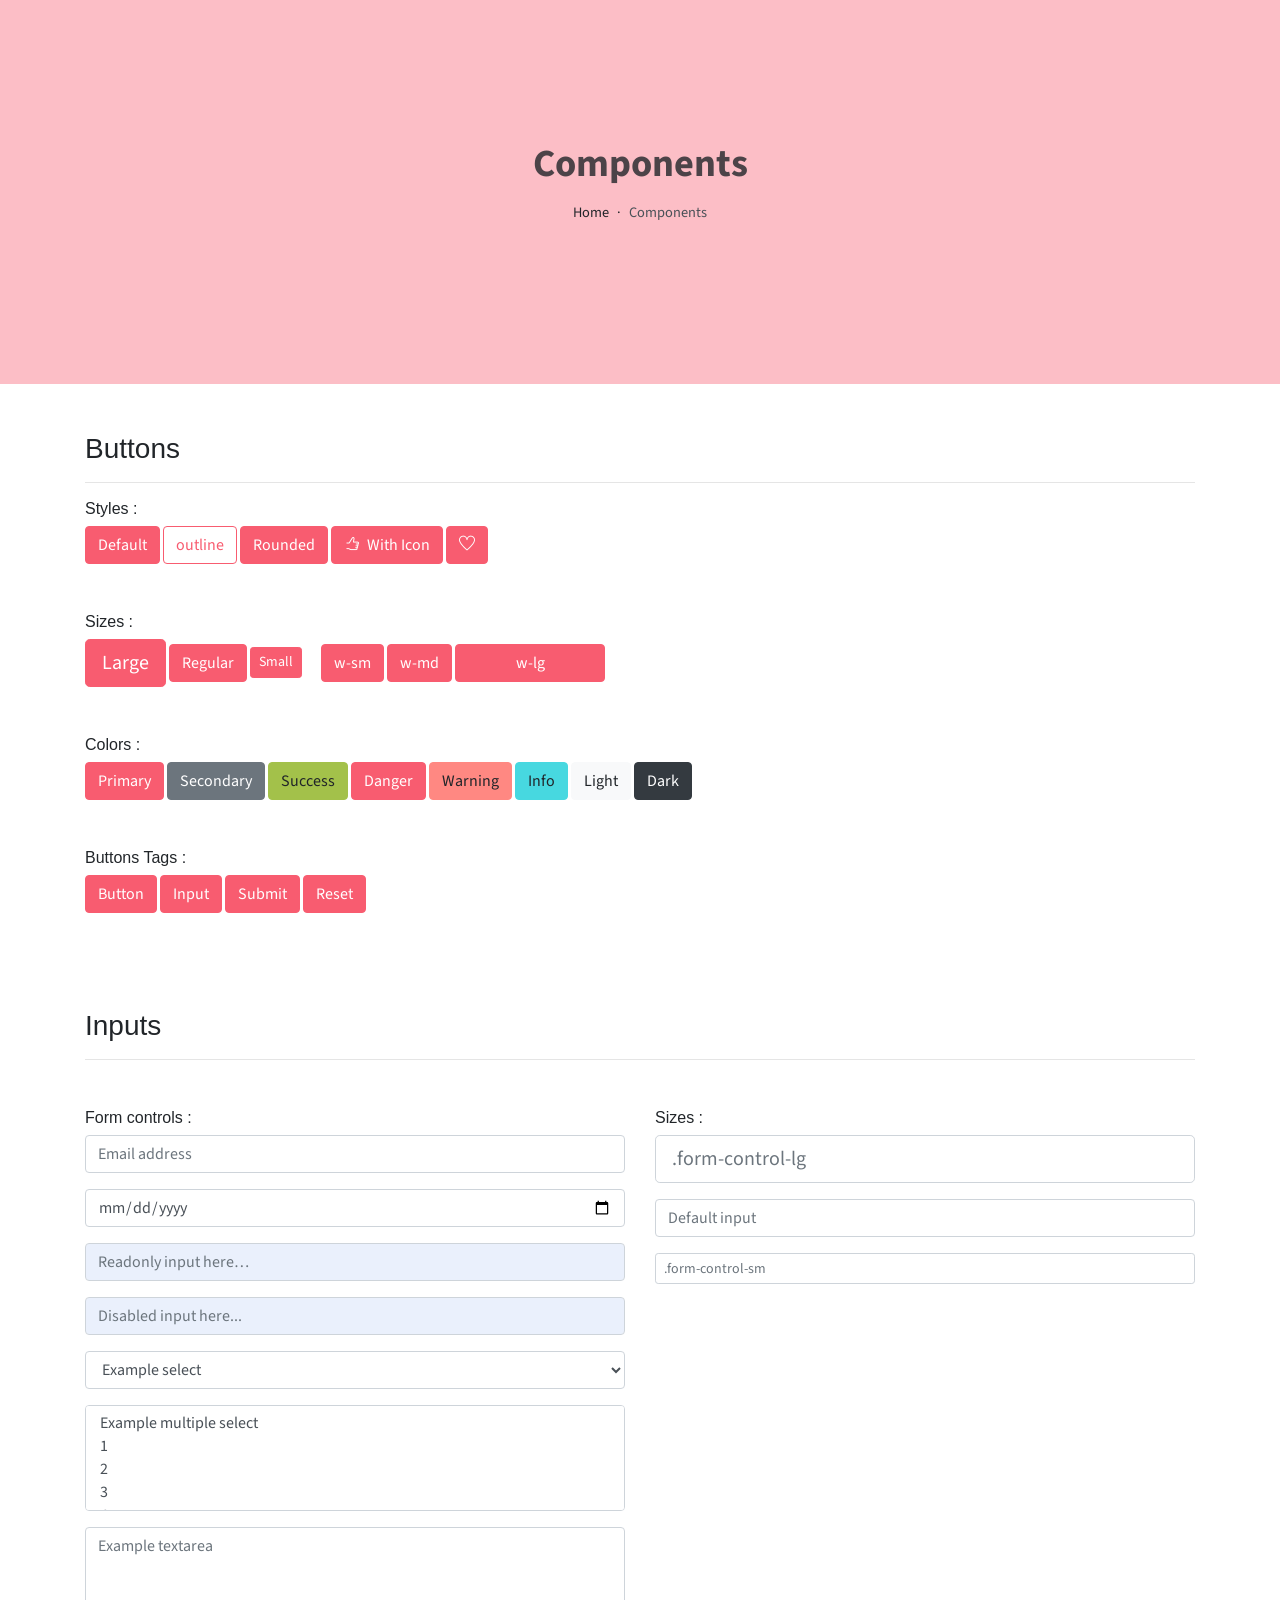
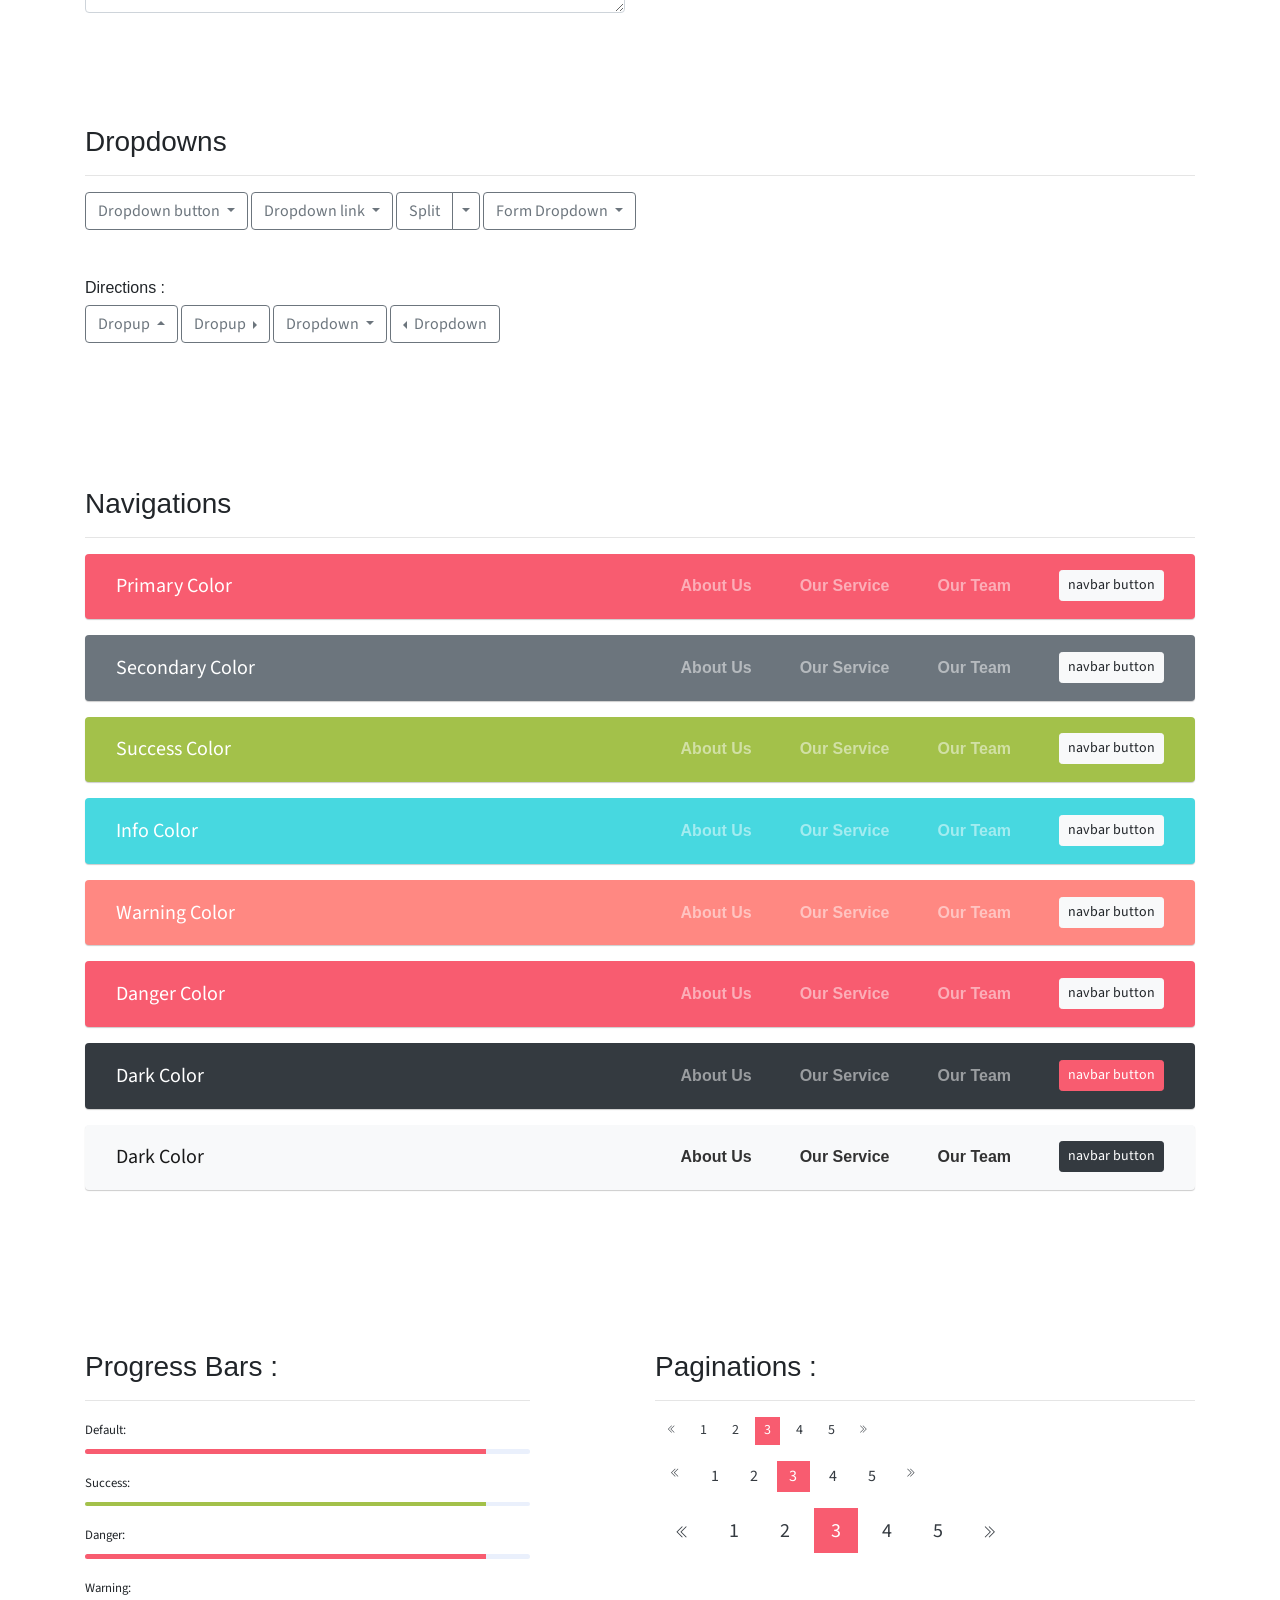
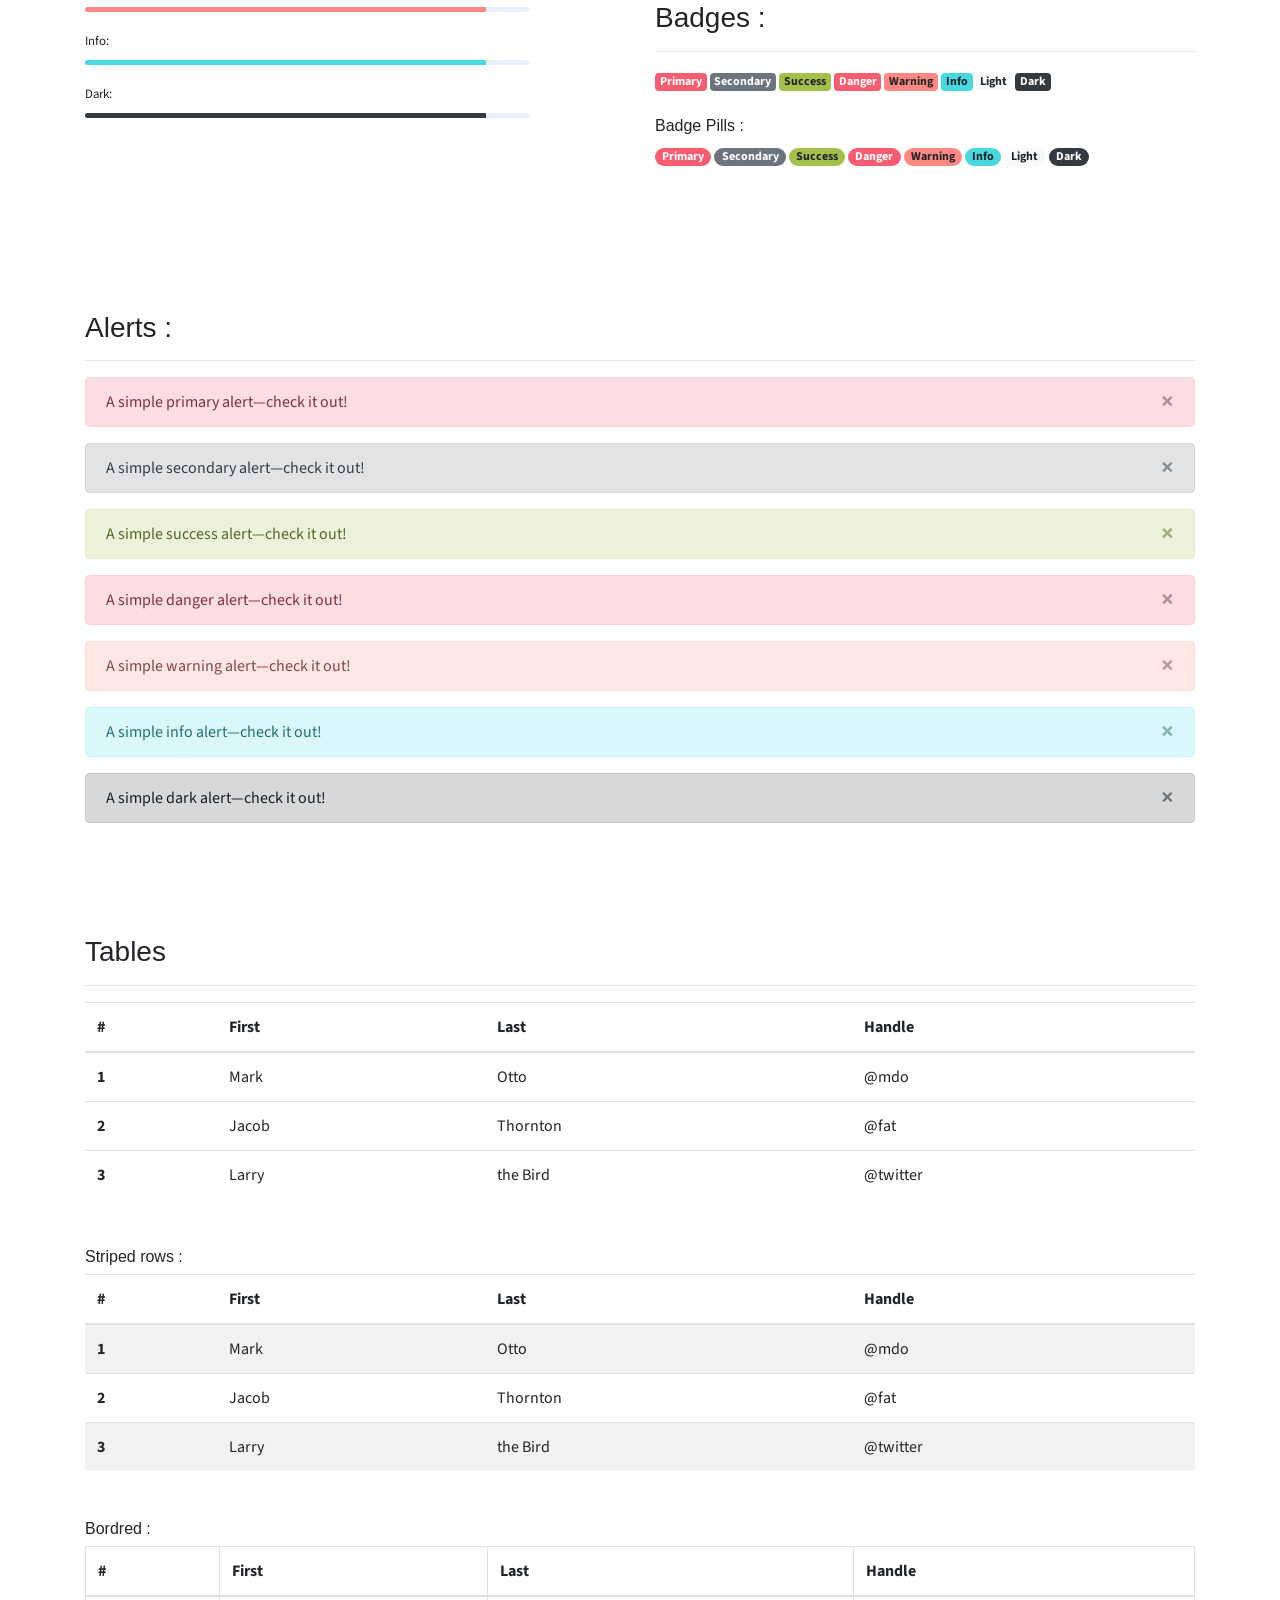
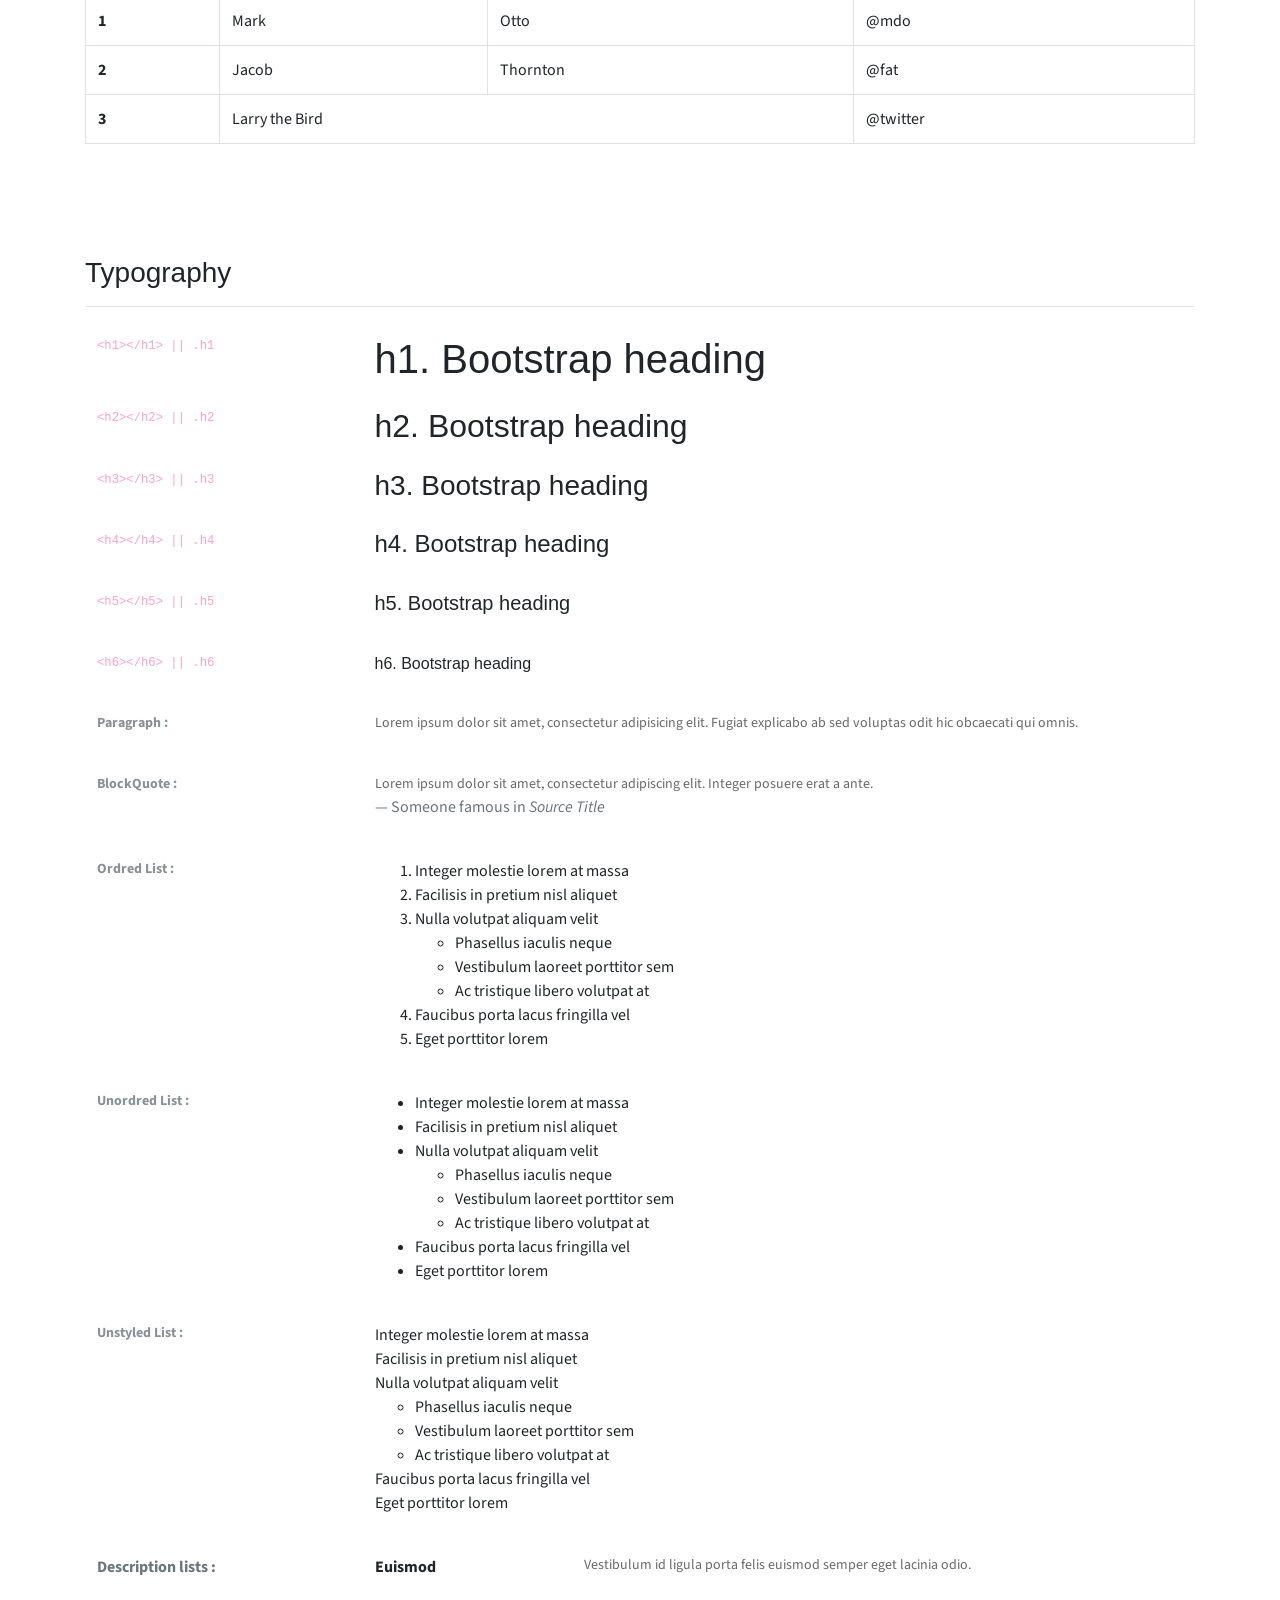
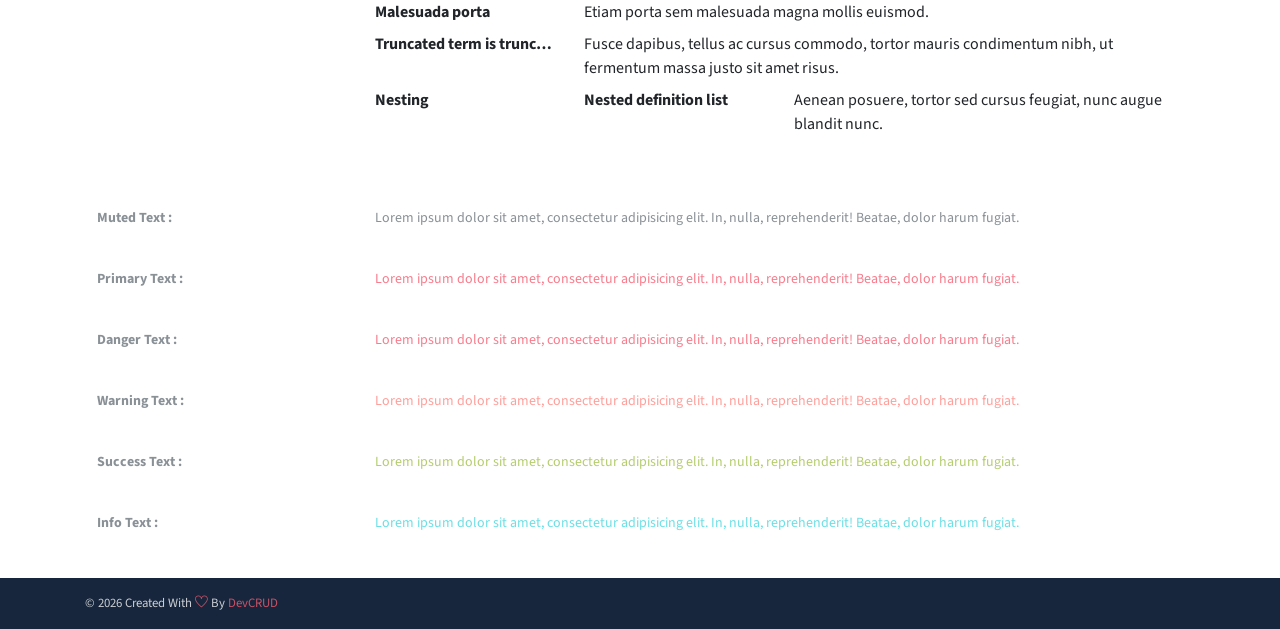
<file: components.html>
<!DOCTYPE html>
<html lang="en">
<head>
   <meta charset="utf-8">
   <meta name="viewport" content="width=device-width, initial-scale=1, shrink-to-fit=no">
   <meta name="description" content="Start your development with JohnDoe landing page.">
   <meta name="author" content="Devcrud">
   <title>JohnDoe Landing page | Components</title>
   <link rel="icon" href="assets/imgs/favicon.png" type="image/png">
   <!-- font icons -->
   <link rel="stylesheet" href="assets/vendors/themify-icons/css/themify-icons.css">
   <!-- Bootstrap + Steller  -->
   <link rel="stylesheet" href="assets/css/johndoe.css">
</head>
<body>

   <!-- Page Header -->
   <header class="header header-mini"> 
      <div class="header-title">Components</div> 
      <nav aria-label="breadcrumb">
         <ol class="breadcrumb">
            <li class="breadcrumb-item"><a href="/">Home</a></li>
            <li class="breadcrumb-item active" aria-current="page">Components</li>
         </ol>
      </nav>
   </header> <!-- End Of Page Header -->

   <!-- main content -->
   <div class="container">

      <!-- Buttons -->
      <h3 class="mt-5">Buttons</h3>
      <hr>
      <h6 class="section-secondary-title">Styles :</h6>
      <button class="btn btn-primary">Default</button>
      <button class="btn btn-outline-primary">outline</button>
      <button class="btn btn-primary rounded">Rounded</button>
      <button class="btn btn-primary rounded"><i class="ti-thumb-up pr-1"></i> With Icon</button>
      <button class="btn btn-primary circle"><i class="ti-heart"></i></button>

      <h6 class="section-secondary-title mt-5">Sizes :</h6>
      <button class="btn btn-primary btn-lg">Large</button>
      <button class="btn btn-primary ">Regular</button>
      <button class="btn btn-primary btn-sm">Small</button>
      <button class="btn btn-primary w-sm ml-3">w-sm</button>
      <button class="btn btn-primary w-md">w-md</button>
      <button class="btn btn-primary w-lg">w-lg</button>

      <h6 class="section-secondary-title mt-5">Colors :</h6>          
      <button type="button" class="btn btn-primary">Primary</button>
      <button type="button" class="btn btn-secondary">Secondary</button>
      <button type="button" class="btn btn-success">Success</button>
      <button type="button" class="btn btn-danger">Danger</button>
      <button type="button" class="btn btn-warning">Warning</button>
      <button type="button" class="btn btn-info">Info</button>
      <button type="button" class="btn btn-light">Light</button>
      <button type="button" class="btn btn-dark">Dark</button>

      <h6 class="section-secondary-title mt-5">Buttons Tags :</h6>
      <button class="btn btn-primary" type="submit">Button</button>
      <input class="btn btn-primary" type="button" value="Input">
      <input class="btn btn-primary" type="submit" value="Submit">
      <input class="btn btn-primary" type="reset" value="Reset">
      
      <!-- devider -->
      <div class="py-5"></div>

      <!-- Inputs -->
      <h3>Inputs</h3>
      <hr>
      <div class="row mt-5">
         <div class="col-md-6">
            <h6 class="section-secondary-title">Form controls :</h6>        
            <div class="form-group">
               <input type="email" class="form-control" id="exampleFormControlInput1" placeholder="Email address">
            </div>
            <div class="form-group">
               <input type="date" class="form-control" id="exampleFormControlInput1" placeholder="Date">
            </div>
            <div class="form-group">
               <input class="form-control" type="text" placeholder="Readonly input here…" readonly>
            </div>
            <div class="form-group">
               <input class="form-control" id="disabledInput" type="text" placeholder="Disabled input here..." disabled>
            </div>
            <div class="form-group">
               <select class="form-control" id="exampleFormControlSelect1">
                  <option>Example select</option>
                  <option>1</option>
                  <option>2</option>
                  <option>3</option>
                  <option>4</option>
                  <option>5</option>
               </select>
            </div>
            <div class="form-group">
               <select multiple class="form-control" id="exampleFormControlSelect2">
                  <option>Example multiple select</option>
                  <option>1</option>
                  <option>2</option>
                  <option>3</option>
                  <option>4</option>
                  <option>5</option>
               </select>
            </div>
            <div class="form-group">
               <textarea class="form-control" id="exampleFormControlTextarea1" rows="3" placeholder="Example textarea"></textarea>
            </div>
         </div>
         <div class="col-md-6">
            <h6 class="section-secondary-title">Sizes :</h6>    
            <div class="form-group">
               <input class="form-control form-control-lg" type="text" placeholder=".form-control-lg">             
            </div>
            <div class="form-group">
               <input class="form-control" type="text" placeholder="Default input">
            </div>
            <div class="form-group">
               <input class="form-control form-control-sm" type="text" placeholder=".form-control-sm"> 
            </div>
         </div>
      </div> <!-- end of inputs -->   

      <!-- devider -->
      <div class="py-5"></div>             

      <!-- Dropdowns -->
      <h3 class="components-section-title font-weight-normal">Dropdowns</h3>
      <hr>
      <div class="dropdown d-inline-block">
         <button class="btn btn-outline-secondary dropdown-toggle" type="button" id="dropdownMenuButton" data-toggle="dropdown" aria-haspopup="true" aria-expanded="false">
         Dropdown button
         </button>
         <div class="dropdown-menu" aria-labelledby="dropdownMenuButton">
         <a class="dropdown-item" href="#">Action</a>
         <a class="dropdown-item" href="#">Another action</a>
         <a class="dropdown-item" href="#">Something else here</a>
         </div>
      </div>
      <div class="dropdown d-inline-block">
         <a class="btn btn-outline-secondary dropdown-toggle" href="#" role="button" id="dropdownMenuLink" data-toggle="dropdown" aria-haspopup="true" aria-expanded="false">
            Dropdown link
         </a>
         <div class="dropdown-menu" aria-labelledby="dropdownMenuLink">
            <a class="dropdown-item" href="#">Action</a>
            <a class="dropdown-item" href="#">Another action</a>
            <a class="dropdown-item" href="#">Something else here</a>
         </div>
      </div>
      <div class="btn-group">
         <button type="button" class="btn btn-outline-secondary">Split</button>
         <button type="button" class="btn btn-outline-secondary dropdown-toggle dropdown-toggle-split" data-toggle="dropdown" aria-haspopup="true" aria-expanded="false">
         <span class="sr-only">Toggle Dropdown</span>
         </button>
         <div class="dropdown-menu">
            <a class="dropdown-item" href="#">Action</a>
            <a class="dropdown-item" href="#">Another action</a>
            <a class="dropdown-item" href="#">Something else here</a>
            <div class="dropdown-divider"></div>
            <a class="dropdown-item" href="#">Separated link</a>
         </div>
      </div>
      <div class="btn-group">
         <button class="btn btn-outline-secondary dropdown-toggle" type="button" id="dropdownMenuButton" data-toggle="dropdown" aria-haspopup="true" aria-expanded="false">
            Form Dropdown
         </button>
         <div class="dropdown-menu form">
            <form class="px-4 py-3">
               <div class="form-group">
                  <input type="email" class="form-control" id="exampleDropdownFormEmail1" placeholder="email@example.com">
               </div>
               <div class="form-group">
                  <input type="password" class="form-control" id="exampleDropdownFormPassword1" placeholder="Password">
               </div>
               <div class="form-check mb-3">
                  <input type="checkbox" class="form-check-input" id="dropdownCheck">
                  <label class="form-check-label" for="dropdownCheck">
                     Remember me
                  </label>
               </div>
               <button type="submit" class="btn btn-primary btn-block">Sign in</button>
            </form>
            <div class="dropdown-divider"></div>
            <a class="dropdown-item" href="#"><small>New around here? Sign up</small></a>
            <a class="dropdown-item" href="#"><small>Forgot password?</small></a>
         </div>
      </div>       
      <h6 class="section-secondary-title mt-5">Directions :</h6>  
      <div class="btn-group dropup">
         <button type="button" class="btn btn-outline-secondary dropdown-toggle" data-toggle="dropdown" aria-haspopup="true" aria-expanded="false">
            Dropup
         </button>
         <div class="dropdown-menu">
            <a class="dropdown-item" href="#">Action</a>
            <a class="dropdown-item" href="#">Another action</a>
            <a class="dropdown-item" href="#">Something else here</a>
            <div class="dropdown-divider"></div>
            <a class="dropdown-item" href="#">Separated link</a>
         </div>
      </div>
      <div class="btn-group dropright">
         <button type="button" class="btn btn-outline-secondary dropdown-toggle" data-toggle="dropdown" aria-haspopup="true" aria-expanded="false">
            Dropup
         </button>
         <div class="dropdown-menu">
            <a class="dropdown-item" href="#">Action</a>
            <a class="dropdown-item" href="#">Another action</a>
            <a class="dropdown-item" href="#">Something else here</a>
            <div class="dropdown-divider"></div>
            <a class="dropdown-item" href="#">Separated link</a>
         </div>
      </div>
      <div class="btn-group">
         <button type="button" class="btn btn-outline-secondary dropdown-toggle" data-toggle="dropdown" aria-haspopup="true" aria-expanded="false">
            Dropdown
         </button>
         <div class="dropdown-menu">
            <a class="dropdown-item" href="#">Action</a>
            <a class="dropdown-item" href="#">Another action</a>
            <a class="dropdown-item" href="#">Something else here</a>
            <div class="dropdown-divider"></div>
            <a class="dropdown-item" href="#">Separated link</a>
         </div>
      </div>
      <div class="btn-group dropleft">
         <button type="button" class="btn btn-outline-secondary dropdown-toggle" data-toggle="dropdown" aria-haspopup="true" aria-expanded="false">
            Dropdown
         </button>
         <div class="dropdown-menu">
            <a class="dropdown-item" href="#">Action</a>
            <a class="dropdown-item" href="#">Another action</a>
            <a class="dropdown-item" href="#">Something else here</a>
            <div class="dropdown-divider"></div>
            <a class="dropdown-item" href="#">Separated link</a>
         </div>
      </div> <!-- end of Dropdowns -->  

      <!-- devider -->
      <div class="py-5"></div>   

      <!-- navbars -->
      <h3 class="components-section-title font-weight-normal mt-5">Navigations</h3>
      <hr>
      <nav class="navbar navbar-expand-sm navbar-dark bg-primary rounded shadow mb-3">
         <div class="container">
            <a class="navbar-brand" href="#">Primary Color</a>
            <button class="navbar-toggler ml-auto" type="button" data-toggle="collapse" data-target="#navbarSupportedContent" aria-controls="navbarSupportedContent" aria-expanded="false" aria-label="Toggle navigation">
            <span class="navbar-toggler-icon"></span>
            </button>
            <div class="collapse navbar-collapse" id="navbarSupportedContent">
               <ul class="navbar-nav ml-auto"> 
                  <li class="nav-item">
                     <a class="nav-link" href="#about">About Us</a>
                  </li>
                  <li class="nav-item">
                     <a class="nav-link" href="#service">Our Service</a>
                  </li>
                  <li class="nav-item">
                     <a class="nav-link" href="#team">Our Team</a>
                  </li>
                  <li class="nav-item">
                     <a href="#book-table" class="ml-4 mt-1 btn btn-light btn-sm">navbar button</a>
                  </li>
               </ul>                       
            </div>
         </div>
      </nav>
      <nav class="navbar navbar-expand-sm navbar-dark bg-secondary rounded shadow mb-3">
         <div class="container">
            <a class="navbar-brand" href="#">Secondary Color</a>
            <button class="navbar-toggler ml-auto" type="button" data-toggle="collapse" data-target="#navbarSupportedContent" aria-controls="navbarSupportedContent" aria-expanded="false" aria-label="Toggle navigation">
            <span class="navbar-toggler-icon"></span>
            </button>
            <div class="collapse navbar-collapse" id="navbarSupportedContent">
               <ul class="navbar-nav ml-auto"> 
                  <li class="nav-item">
                     <a class="nav-link" href="#about">About Us</a>
                  </li>
                  <li class="nav-item">
                     <a class="nav-link" href="#service">Our Service</a>
                  </li>
                  <li class="nav-item">
                     <a class="nav-link" href="#team">Our Team</a>
                  </li>
                  <li class="nav-item">
                     <a href="#book-table" class="ml-4 mt-1 btn btn-light btn-sm">navbar button</a>
                  </li>
               </ul>                       
            </div>
         </div>
      </nav>
      <nav class="navbar navbar-expand-sm navbar-dark bg-success rounded shadow mb-3">
         <div class="container">
            <a class="navbar-brand" href="#">Success Color</a>
            <button class="navbar-toggler ml-auto" type="button" data-toggle="collapse" data-target="#navbarSupportedContent" aria-controls="navbarSupportedContent" aria-expanded="false" aria-label="Toggle navigation">
            <span class="navbar-toggler-icon"></span>
            </button>
            <div class="collapse navbar-collapse" id="navbarSupportedContent">
               <ul class="navbar-nav ml-auto"> 
                  <li class="nav-item">
                     <a class="nav-link" href="#about">About Us</a>
                  </li>
                  <li class="nav-item">
                     <a class="nav-link" href="#service">Our Service</a>
                  </li>
                  <li class="nav-item">
                     <a class="nav-link" href="#team">Our Team</a>
                  </li>
                  <li class="nav-item">
                     <a href="#book-table" class="ml-4 mt-1 btn btn-light btn-sm">navbar button</a>
                  </li>
               </ul>                       
            </div>
         </div>
      </nav>
      <nav class="navbar navbar-expand-sm navbar-dark bg-info rounded shadow mb-3">
         <div class="container">
            <a class="navbar-brand" href="#">Info Color</a>
            <button class="navbar-toggler ml-auto" type="button" data-toggle="collapse" data-target="#navbarSupportedContent" aria-controls="navbarSupportedContent" aria-expanded="false" aria-label="Toggle navigation">
            <span class="navbar-toggler-icon"></span>
            </button>
            <div class="collapse navbar-collapse" id="navbarSupportedContent">
               <ul class="navbar-nav ml-auto"> 
                  <li class="nav-item">
                     <a class="nav-link" href="#about">About Us</a>
                  </li>
                  <li class="nav-item">
                     <a class="nav-link" href="#service">Our Service</a>
                  </li>
                  <li class="nav-item">
                     <a class="nav-link" href="#team">Our Team</a>
                  </li>
                  <li class="nav-item">
                     <a href="#book-table" class="ml-4 mt-1 btn btn-light btn-sm">navbar button</a>
                  </li>
               </ul>                       
            </div>
         </div>
      </nav>
      <nav class="navbar navbar-expand-sm navbar-dark bg-warning rounded shadow mb-3">
         <div class="container">
            <a class="navbar-brand" href="#">Warning Color</a>
            <button class="navbar-toggler ml-auto" type="button" data-toggle="collapse" data-target="#navbarSupportedContent" aria-controls="navbarSupportedContent" aria-expanded="false" aria-label="Toggle navigation">
            <span class="navbar-toggler-icon"></span>
            </button>
            <div class="collapse navbar-collapse" id="navbarSupportedContent">
               <ul class="navbar-nav ml-auto"> 
                  <li class="nav-item">
                     <a class="nav-link" href="#about">About Us</a>
                  </li>
                  <li class="nav-item">
                     <a class="nav-link" href="#service">Our Service</a>
                  </li>
                  <li class="nav-item">
                     <a class="nav-link" href="#team">Our Team</a>
                  </li>
                  <li class="nav-item">
                     <a href="#book-table" class="ml-4 mt-1 btn btn-light btn-sm">navbar button</a>
                  </li>
               </ul>                       
            </div>
         </div>
      </nav>
      <nav class="navbar navbar-expand-sm navbar-dark bg-danger rounded shadow mb-3">
         <div class="container">
            <a class="navbar-brand" href="#">Danger Color</a>
            <button class="navbar-toggler ml-auto" type="button" data-toggle="collapse" data-target="#navbarSupportedContent" aria-controls="navbarSupportedContent" aria-expanded="false" aria-label="Toggle navigation">
            <span class="navbar-toggler-icon"></span>
            </button>
            <div class="collapse navbar-collapse" id="navbarSupportedContent">
               <ul class="navbar-nav ml-auto"> 
                  <li class="nav-item">
                     <a class="nav-link" href="#about">About Us</a>
                  </li>
                  <li class="nav-item">
                     <a class="nav-link" href="#service">Our Service</a>
                  </li>
                  <li class="nav-item">
                     <a class="nav-link" href="#team">Our Team</a>
                  </li>
                  <li class="nav-item">
                     <a href="#book-table" class="ml-4 mt-1 btn btn-light btn-sm">navbar button</a>
                  </li>
               </ul>                       
            </div>
         </div>
      </nav>
      <nav class="navbar navbar-expand-sm navbar-dark bg-dark rounded shadow mb-3">
         <div class="container">
            <a class="navbar-brand" href="#">Dark Color</a>
            <button class="navbar-toggler ml-auto" type="button" data-toggle="collapse" data-target="#navbarSupportedContent" aria-controls="navbarSupportedContent" aria-expanded="false" aria-label="Toggle navigation">
            <span class="navbar-toggler-icon"></span>
            </button>
            <div class="collapse navbar-collapse" id="navbarSupportedContent">
               <ul class="navbar-nav ml-auto"> 
                  <li class="nav-item">
                     <a class="nav-link" href="#about">About Us</a>
                  </li>
                  <li class="nav-item">
                     <a class="nav-link" href="#service">Our Service</a>
                  </li>
                  <li class="nav-item">
                     <a class="nav-link" href="#team">Our Team</a>
                  </li>
                  <li class="nav-item">
                     <a href="#book-table" class="ml-4 mt-1 btn btn-primary btn-sm">navbar button</a>
                  </li>
               </ul>                       
            </div>
         </div>
      </nav>
      <nav class="navbar navbar-expand-sm navbar-light bg-light rounded shadow mb-3">
         <div class="container">
            <a class="navbar-brand" href="#">Dark Color</a>
            <button class="navbar-toggler ml-auto" type="button" data-toggle="collapse" data-target="#navbarSupportedContent" aria-controls="navbarSupportedContent" aria-expanded="false" aria-label="Toggle navigation">
            <span class="navbar-toggler-icon"></span>
            </button>
            <div class="collapse navbar-collapse" id="navbarSupportedContent">
               <ul class="navbar-nav ml-auto"> 
                  <li class="nav-item">
                     <a class="nav-link" href="#about">About Us</a>
                  </li>
                  <li class="nav-item">
                     <a class="nav-link" href="#service">Our Service</a>
                  </li>
                  <li class="nav-item">
                     <a class="nav-link" href="#team">Our Team</a>
                  </li>
                  <li class="nav-item">
                     <a href="#book-table" class="ml-4 mt-1 btn btn-dark btn-sm">navbar button</a>
                  </li>
               </ul>                       
            </div>
         </div>
      </nav>
      <!-- End of navbars -->

      <!-- devider -->
      <div class="py-5"></div>   
      
      <!-- progress bars -->
      <div class="row justify-content-between">
         <div class="col-md-5">
            <h3 class="components-section-title font-weight-normal mt-5">Progress Bars :</h3>
            <hr>
            <small>Default: </small>
            <div class="progress mt-2 mb-3">
               <div class="progress-bar" role="progressbar" style="width: 90%" aria-valuenow="25" aria-valuemin="0" aria-valuemax="100"></div>
            </div>
            <small>Success:</small>
            <div class="progress mt-2 mb-3">
               <div class="progress-bar bg-success" role="progressbar" style="width: 90%" aria-valuenow="25" aria-valuemin="0" aria-valuemax="100"></div>
            </div>
            <small>Danger:</small>
            <div class="progress mt-2 mb-3">
               <div class="progress-bar bg-danger" role="progressbar" style="width: 90%" aria-valuenow="25" aria-valuemin="0" aria-valuemax="100"></div>
            </div>
            <small>Warning:</small>
            <div class="progress mt-2 mb-3">
               <div class="progress-bar bg-warning" role="progressbar" style="width: 90%" aria-valuenow="25" aria-valuemin="0" aria-valuemax="100"></div>
            </div>
            <small>Info:</small>
            <div class="progress mt-2 mb-3">
               <div class="progress-bar bg-info" role="progressbar" style="width: 90%" aria-valuenow="25" aria-valuemin="0" aria-valuemax="100"></div>
            </div>
            <small>Dark:</small>
            <div class="progress mt-2 mb-3">
               <div class="progress-bar bg-dark" role="progressbar" style="width: 90%" aria-valuenow="25" aria-valuemin="0" aria-valuemax="100"></div>
            </div>
         </div>
         <div class="col-md-6">
            <h3 class="components-section-title font-weight-normal mt-5">Paginations :</h3>
            <hr>
            <nav aria-label="Page navigation example">
               <ul class="pagination pagination-sm">
                  <li class="page-item"><a class="page-link" href="#"><i class="ti-angle-double-left"></i></a></li>
                  <li class="page-item"><a class="page-link" href="#">1</a></li>
                  <li class="page-item"><a class="page-link" href="#">2</a></li>
                  <li class="page-item active"><a class="page-link" href="#">3</a></li>
                  <li class="page-item"><a class="page-link" href="#">4</a></li>
                  <li class="page-item"><a class="page-link" href="#">5</a></li>
                  <li class="page-item"><a class="page-link" href="#"><i class="ti-angle-double-right"></i></a></li>
               </ul>
            </nav>
            <nav aria-label="Page navigation example">
               <ul class="pagination">
               <li class="page-item"><a class="page-link" href="#"><i class="ti-angle-double-left"></i></a></li>
                  <li class="page-item"><a class="page-link" href="#">1</a></li>
                  <li class="page-item"><a class="page-link" href="#">2</a></li>
                  <li class="page-item active"><a class="page-link" href="#">3</a></li>
                  <li class="page-item"><a class="page-link" href="#">4</a></li>
                  <li class="page-item"><a class="page-link" href="#">5</a></li>
                  <li class="page-item"><a class="page-link" href="#"><i class="ti-angle-double-right"></i></a></li>
               </ul>
            </nav>
            <nav aria-label="Page navigation example">
               <ul class="pagination pagination-lg">
                  <li class="page-item"><a class="page-link" href="#"><i class="ti-angle-double-left"></i></a></li>
                  <li class="page-item"><a class="page-link" href="#">1</a></li>
                  <li class="page-item"><a class="page-link" href="#">2</a></li>
                  <li class="page-item active"><a class="page-link" href="#">3</a></li>
                  <li class="page-item"><a class="page-link" href="#">4</a></li>
                  <li class="page-item"><a class="page-link" href="#">5</a></li>
                  <li class="page-item"><a class="page-link" href="#"><i class="ti-angle-double-right"></i></a></li>
               </ul>
            </nav>

            <!-- Badges -->
            <h3 class="components-section-title font-weight-normal mt-5">Badges :</h3>
            <hr>
            <span class="badge badge-primary">Primary</span>
            <span class="badge badge-secondary">Secondary</span>
            <span class="badge badge-success">Success</span>
            <span class="badge badge-danger">Danger</span>
            <span class="badge badge-warning">Warning</span>
            <span class="badge badge-info">Info</span>
            <span class="badge badge-light">Light</span>
            <span class="badge badge-dark">Dark</span>
            <h6 class="section-secondary-title mt-4 mb-2">Badge Pills :</h6>
            <span class="badge badge-pill badge-primary">Primary</span>
            <span class="badge badge-pill badge-secondary">Secondary</span>
            <span class="badge badge-pill badge-success">Success</span>
            <span class="badge badge-pill badge-danger">Danger</span>
            <span class="badge badge-pill badge-warning">Warning</span>
            <span class="badge badge-pill badge-info">Info</span>
            <span class="badge badge-pill badge-light">Light</span>
            <span class="badge badge-pill badge-dark">Dark</span>
         </div>
      </div> <!-- End of Progress bars -->

      <!-- devider -->
      <div class="py-5"></div>  

      <!-- Alerts -->
      <h3 class="components-section-title font-weight-normal mt-5">Alerts :</h3>
      <hr>
      <div class="alert alert-primary alert-dismissible fade show" role="alert">
         A simple primary alert—check it out!
         <button type="button" class="close" data-dismiss="alert" aria-label="Close">
            <span aria-hidden="true">&times;</span>
         </button>
      </div>
      <div class="alert alert-secondary alert-dismissible fade show" role="alert">
         A simple secondary alert—check it out!
         <button type="button" class="close" data-dismiss="alert" aria-label="Close">
            <span aria-hidden="true">&times;</span>
         </button>
      </div>
      <div class="alert alert-success alert-dismissible fade show" role="alert">
         A simple success alert—check it out!
         <button type="button" class="close" data-dismiss="alert" aria-label="Close">
            <span aria-hidden="true">&times;</span>
         </button>
      </div>
      <div class="alert alert-danger alert-dismissible fade show" role="alert">
         A simple danger alert—check it out!
         <button type="button" class="close" data-dismiss="alert" aria-label="Close">
            <span aria-hidden="true">&times;</span>
         </button>
      </div>
      <div class="alert alert-warning alert-dismissible fade show" role="alert">
         A simple warning alert—check it out!
         <button type="button" class="close" data-dismiss="alert" aria-label="Close">
            <span aria-hidden="true">&times;</span>
         </button>
      </div>
      <div class="alert alert-info alert-dismissible fade show" role="alert">
         A simple info alert—check it out!
         <button type="button" class="close" data-dismiss="alert" aria-label="Close">
            <span aria-hidden="true">&times;</span>
         </button>
      </div>
      <div class="alert alert-dark alert-dismissible fade show" role="alert">
         A simple dark alert—check it out!
         <button type="button" class="close" data-dismiss="alert" aria-label="Close">
            <span aria-hidden="true">&times;</span>
         </button>
      </div>
      <!-- end of alerts -->

      <!-- devider -->
      <div class="py-5"></div> 
   
      <!-- tables -->
      <h3 class="components-section-title">Tables</h3>
      <hr>
      <table class="table">
         <thead>
            <tr>
               <th scope="col">#</th>
               <th scope="col">First</th>
               <th scope="col">Last</th>
               <th scope="col">Handle</th>
            </tr>
         </thead>
         <tbody>
            <tr>
               <th scope="row">1</th>
               <td>Mark</td>
               <td>Otto</td>
               <td>@mdo</td>
            </tr>
            <tr>
               <th scope="row">2</th>
               <td>Jacob</td>
               <td>Thornton</td>
               <td>@fat</td>
            </tr>
            <tr>
               <th scope="row">3</th>
               <td>Larry</td>
               <td>the Bird</td>
               <td>@twitter</td>
            </tr>
         </tbody>
      </table>

      <h6 class="section-secondary-title mt-5">Striped rows :</h6>
      <table class="table table-striped">
         <thead>
            <tr>
               <th scope="col">#</th>
               <th scope="col">First</th>
               <th scope="col">Last</th>
               <th scope="col">Handle</th>
            </tr>
         </thead>
         <tbody>
            <tr>
               <th scope="row">1</th>
               <td>Mark</td>
               <td>Otto</td>
               <td>@mdo</td>
            </tr>
            <tr>
               <th scope="row">2</th>
               <td>Jacob</td>
               <td>Thornton</td>
               <td>@fat</td>
            </tr>
            <tr>
               <th scope="row">3</th>
               <td>Larry</td>
               <td>the Bird</td>
               <td>@twitter</td>
            </tr>
         </tbody>
      </table>

      <h6 class="section-secondary-title mt-5">Bordred :</h6>
      <table class="table table-bordered">
         <thead>
            <tr>
               <th scope="col">#</th>
               <th scope="col">First</th>
               <th scope="col">Last</th>
               <th scope="col">Handle</th>
            </tr>
         </thead>
         <tbody>
            <tr>
               <th scope="row">1</th>
               <td>Mark</td>
               <td>Otto</td>
               <td>@mdo</td>
            </tr>
            <tr>
               <th scope="row">2</th>
               <td>Jacob</td>
               <td>Thornton</td>
               <td>@fat</td>
            </tr>
            <tr>
               <th scope="row">3</th>
               <td colspan="2">Larry the Bird</td>
               <td>@twitter</td>
            </tr>
         </tbody>
      </table>
      <!-- end of tables -->

      <!-- devider -->
      <div class="py-5"></div> 

      <!-- typography -->
      <h3 class="components-section-title">Typography</h3>
      <hr>
     
      <table class="table table-borderless v-align-center">
         <tbody>
            <tr>
               <td>
                  <p><code class="highlighter-rouge">&lt;h1&gt;&lt;/h1&gt; || .h1</code></p>
               </td>
               <td class="w-75"><span class="h1">h1. Bootstrap heading</span></td>
            </tr>
            <tr>
               <td>
                  <p><code class="highlighter-rouge">&lt;h2&gt;&lt;/h2&gt; || .h2</code></p>
               </td>
               <td><span class="h2">h2. Bootstrap heading</span></td>
            </tr>
            <tr>
               <td>
                  <p><code class="highlighter-rouge">&lt;h3&gt;&lt;/h3&gt; || .h3</code></p>
               </td>
               <td><span class="h3">h3. Bootstrap heading</span></td>
            </tr>
            <tr>
               <td>
                  <p><code class="highlighter-rouge">&lt;h4&gt;&lt;/h4&gt; || .h4</code></p>
               </td>
               <td><span class="h4">h4. Bootstrap heading</span></td>
            </tr>
            <tr>
               <td>
                  <p><code class="highlighter-rouge">&lt;h5&gt;&lt;/h5&gt; || .h5</code></p>
               </td>
               <td><span class="h5">h5. Bootstrap heading</span></td>
            </tr>
            <tr>
               <td>
                  <p><code class="highlighter-rouge">&lt;h6&gt;&lt;/h6&gt; || .h6</code></p>
               </td>
               <td><span class="h6">h6. Bootstrap heading</span></td>
            </tr>
            <tr>
               <td>
                  <p class="font-weight-bold text-muted">Paragraph :</p>
               </td>
               <td><p>Lorem ipsum dolor sit amet, consectetur adipisicing elit. Fugiat explicabo ab sed voluptas odit hic obcaecati qui omnis.</p></td>
            </tr>
            <tr>
               <td>
                  <p class="font-weight-bold text-muted">BlockQuote :</p>
               </td>
               <td>
                  <blockquote class="blockquote">
                     <p class="mb-0">Lorem ipsum dolor sit amet, consectetur adipiscing elit. Integer posuere erat a ante.</p>
                     <footer class="blockquote-footer">Someone famous in <cite title="Source Title">Source Title</cite></footer>
                  </blockquote>
               </td>
            </tr>

            
            <tr>
               <td><p class="font-weight-bold text-muted">Ordred List :</p></td>
               <td>
                  <ol>
                     <li>Integer molestie lorem at massa</li>
                     <li>Facilisis in pretium nisl aliquet</li>
                     <li>Nulla volutpat aliquam velit
                        <ul>
                           <li>Phasellus iaculis neque</li>
                           <li>Vestibulum laoreet porttitor sem</li>
                           <li>Ac tristique libero volutpat at</li>
                        </ul>
                     </li>
                     <li>Faucibus porta lacus fringilla vel</li>
                     <li>Eget porttitor lorem</li>
                  </ol>
               </td>
            </tr>
            <tr>
               <td><p class="font-weight-bold text-muted">Unordred List :</p></td>
               <td>
                  <ul >
                     <li>Integer molestie lorem at massa</li>
                     <li>Facilisis in pretium nisl aliquet</li>
                     <li>Nulla volutpat aliquam velit
                        <ul>
                           <li>Phasellus iaculis neque</li>
                           <li>Vestibulum laoreet porttitor sem</li>
                           <li>Ac tristique libero volutpat at</li>
                        </ul>
                     </li>
                     <li>Faucibus porta lacus fringilla vel</li>
                     <li>Eget porttitor lorem</li>
                  </ul>
               </td>
            </tr>
            <tr>
               <td><p class="font-weight-bold text-muted">Unstyled List :</p></td>
               <td>
                  <ul class="list-unstyled">
                     <li>Integer molestie lorem at massa</li>
                     <li>Facilisis in pretium nisl aliquet</li>
                     <li>Nulla volutpat aliquam velit
                        <ul>
                           <li>Phasellus iaculis neque</li>
                           <li>Vestibulum laoreet porttitor sem</li>
                           <li>Ac tristique libero volutpat at</li>
                        </ul>
                     </li>
                     <li>Faucibus porta lacus fringilla vel</li>
                     <li>Eget porttitor lorem</li>
                  </ul>
               </td>
            </tr>
            <tr>
               <td class="font-weight-bold text-muted">Description lists : </td>
               <td>
                  <dl class="row">
                     <dt class="col-sm-3">Euismod</dt>
                     <dd class="col-sm-9">
                        <p>Vestibulum id ligula porta felis euismod semper eget lacinia odio.</p>
                     </dd>

                     <dt class="col-sm-3">Malesuada porta</dt>
                     <dd class="col-sm-9">Etiam porta sem malesuada magna mollis euismod.</dd>

                     <dt class="col-sm-3 text-truncate">Truncated term is truncated</dt>
                     <dd class="col-sm-9">Fusce dapibus, tellus ac cursus commodo, tortor mauris condimentum nibh, ut fermentum massa justo sit amet risus.</dd>

                     <dt class="col-sm-3">Nesting</dt>
                     <dd class="col-sm-9">
                        <dl class="row">
                           <dt class="col-sm-4">Nested definition list</dt>
                           <dd class="col-sm-8">Aenean posuere, tortor sed cursus feugiat, nunc augue blandit nunc.</dd>
                        </dl>
                     </dd>
                  </dl>
               </td>
            </tr>
            <tr>
               <td>
                  <p class="font-weight-bold text-muted">Muted Text :</p>
               </td>
               <td>
                  <p class="text-muted">Lorem ipsum dolor sit amet, consectetur adipisicing elit. In, nulla, reprehenderit! Beatae, dolor harum fugiat.</p>
               </td>
            </tr>
            <tr>
               <td>
                  <p class="font-weight-bold text-muted">Primary Text :</p>
               </td>
               <td>
                  <p class="text-primary">Lorem ipsum dolor sit amet, consectetur adipisicing elit. In, nulla, reprehenderit! Beatae, dolor harum fugiat.</p>
               </td>
            </tr>
            <tr>
               <td>
                  <p class="font-weight-bold text-muted">Danger Text :</p>
               </td>
               <td>
                  <p class="text-danger">Lorem ipsum dolor sit amet, consectetur adipisicing elit. In, nulla, reprehenderit! Beatae, dolor harum fugiat.</p>
               </td>
            </tr>
            <tr>
               <td>
                  <p class="font-weight-bold text-muted">Warning Text :</p>
               </td>
               <td>
                  <p class="text-warning">Lorem ipsum dolor sit amet, consectetur adipisicing elit. In, nulla, reprehenderit! Beatae, dolor harum fugiat.</p>
               </td>
            </tr>
            <tr>
               <td>
                  <p class="font-weight-bold text-muted">Success Text :</p>
               </td>
               <td>
                  <p class="text-success">Lorem ipsum dolor sit amet, consectetur adipisicing elit. In, nulla, reprehenderit! Beatae, dolor harum fugiat.</p>
               </td>
            </tr>
            <tr>
               <td>
                  <p class="font-weight-bold text-muted">Info Text :</p>
               </td>
               <td>
                  <p class="text-info">Lorem ipsum dolor sit amet, consectetur adipisicing elit. In, nulla, reprehenderit! Beatae, dolor harum fugiat.</p>
               </td>
            </tr>
         </tbody>
      </table>
   </div>
   <!-- end of typography -->

   <!-- Page Footer -->
   <footer class="footer py-3">
        <div class="container">
            <p class="small mb-0 text-light">
                &copy; <script>document.write(new Date().getFullYear())</script> Created With <i class="ti-heart text-danger"></i> By <a href="http://devcrud.com" target="_blank"><span class="text-danger" title="Bootstrap 4 Themes and Dashboards">DevCRUD</span></a> 
            </p>
        </div>
    </footer>
   <!-- End of Page Footer -->  
   
   <!-- core  -->
   <script src="assets/vendors/jquery/jquery-3.4.1.js"></script>
   <script src="assets/vendors/bootstrap/bootstrap.bundle.js"></script>

</body>
</html>
</file>
<file: assets/vendors/themify-icons/css/themify-icons.css>
@font-face {
	font-family: 'themify';
	src:url("../fonts/themify.eot?-fvbane");
	src:url("../fonts/themify.eot?#iefix-fvbane") format("embedded-opentype"),
		url("../fonts/themify.woff?-fvbane") format("woff"),
		url("../fonts/themify.ttf?-fvbane") format("truetype"),
		url("../fonts/themify.svg?-fvbane#themify") format("svg");
	font-weight: normal;
	font-style: normal;
}

[class^="ti-"], [class*=" ti-"] {
	font-family: 'themify';
	speak: none;
	font-style: normal;
	font-weight: normal;
	font-variant: normal;
	text-transform: none;
	line-height: 1;

	/* Better Font Rendering =========== */
	-webkit-font-smoothing: antialiased;
	-moz-osx-font-smoothing: grayscale;
}

.ti-wand:before {
	content: "\e600";
}
.ti-volume:before {
	content: "\e601";
}
.ti-user:before {
	content: "\e602";
}
.ti-unlock:before {
	content: "\e603";
}
.ti-unlink:before {
	content: "\e604";
}
.ti-trash:before {
	content: "\e605";
}
.ti-thought:before {
	content: "\e606";
}
.ti-target:before {
	content: "\e607";
}
.ti-tag:before {
	content: "\e608";
}
.ti-tablet:before {
	content: "\e609";
}
.ti-star:before {
	content: "\e60a";
}
.ti-spray:before {
	content: "\e60b";
}
.ti-signal:before {
	content: "\e60c";
}
.ti-shopping-cart:before {
	content: "\e60d";
}
.ti-shopping-cart-full:before {
	content: "\e60e";
}
.ti-settings:before {
	content: "\e60f";
}
.ti-search:before {
	content: "\e610";
}
.ti-zoom-in:before {
	content: "\e611";
}
.ti-zoom-out:before {
	content: "\e612";
}
.ti-cut:before {
	content: "\e613";
}
.ti-ruler:before {
	content: "\e614";
}
.ti-ruler-pencil:before {
	content: "\e615";
}
.ti-ruler-alt:before {
	content: "\e616";
}
.ti-bookmark:before {
	content: "\e617";
}
.ti-bookmark-alt:before {
	content: "\e618";
}
.ti-reload:before {
	content: "\e619";
}
.ti-plus:before {
	content: "\e61a";
}
.ti-pin:before {
	content: "\e61b";
}
.ti-pencil:before {
	content: "\e61c";
}
.ti-pencil-alt:before {
	content: "\e61d";
}
.ti-paint-roller:before {
	content: "\e61e";
}
.ti-paint-bucket:before {
	content: "\e61f";
}
.ti-na:before {
	content: "\e620";
}
.ti-mobile:before {
	content: "\e621";
}
.ti-minus:before {
	content: "\e622";
}
.ti-medall:before {
	content: "\e623";
}
.ti-medall-alt:before {
	content: "\e624";
}
.ti-marker:before {
	content: "\e625";
}
.ti-marker-alt:before {
	content: "\e626";
}
.ti-arrow-up:before {
	content: "\e627";
}
.ti-arrow-right:before {
	content: "\e628";
}
.ti-arrow-left:before {
	content: "\e629";
}
.ti-arrow-down:before {
	content: "\e62a";
}
.ti-lock:before {
	content: "\e62b";
}
.ti-location-arrow:before {
	content: "\e62c";
}
.ti-link:before {
	content: "\e62d";
}
.ti-layout:before {
	content: "\e62e";
}
.ti-layers:before {
	content: "\e62f";
}
.ti-layers-alt:before {
	content: "\e630";
}
.ti-key:before {
	content: "\e631";
}
.ti-import:before {
	content: "\e632";
}
.ti-image:before {
	content: "\e633";
}
.ti-heart:before {
	content: "\e634";
}
.ti-heart-broken:before {
	content: "\e635";
}
.ti-hand-stop:before {
	content: "\e636";
}
.ti-hand-open:before {
	content: "\e637";
}
.ti-hand-drag:before {
	content: "\e638";
}
.ti-folder:before {
	content: "\e639";
}
.ti-flag:before {
	content: "\e63a";
}
.ti-flag-alt:before {
	content: "\e63b";
}
.ti-flag-alt-2:before {
	content: "\e63c";
}
.ti-eye:before {
	content: "\e63d";
}
.ti-export:before {
	content: "\e63e";
}
.ti-exchange-vertical:before {
	content: "\e63f";
}
.ti-desktop:before {
	content: "\e640";
}
.ti-cup:before {
	content: "\e641";
}
.ti-crown:before {
	content: "\e642";
}
.ti-comments:before {
	content: "\e643";
}
.ti-comment:before {
	content: "\e644";
}
.ti-comment-alt:before {
	content: "\e645";
}
.ti-close:before {
	content: "\e646";
}
.ti-clip:before {
	content: "\e647";
}
.ti-angle-up:before {
	content: "\e648";
}
.ti-angle-right:before {
	content: "\e649";
}
.ti-angle-left:before {
	content: "\e64a";
}
.ti-angle-down:before {
	content: "\e64b";
}
.ti-check:before {
	content: "\e64c";
}
.ti-check-box:before {
	content: "\e64d";
}
.ti-camera:before {
	content: "\e64e";
}
.ti-announcement:before {
	content: "\e64f";
}
.ti-brush:before {
	content: "\e650";
}
.ti-briefcase:before {
	content: "\e651";
}
.ti-bolt:before {
	content: "\e652";
}
.ti-bolt-alt:before {
	content: "\e653";
}
.ti-blackboard:before {
	content: "\e654";
}
.ti-bag:before {
	content: "\e655";
}
.ti-move:before {
	content: "\e656";
}
.ti-arrows-vertical:before {
	content: "\e657";
}
.ti-arrows-horizontal:before {
	content: "\e658";
}
.ti-fullscreen:before {
	content: "\e659";
}
.ti-arrow-top-right:before {
	content: "\e65a";
}
.ti-arrow-top-left:before {
	content: "\e65b";
}
.ti-arrow-circle-up:before {
	content: "\e65c";
}
.ti-arrow-circle-right:before {
	content: "\e65d";
}
.ti-arrow-circle-left:before {
	content: "\e65e";
}
.ti-arrow-circle-down:before {
	content: "\e65f";
}
.ti-angle-double-up:before {
	content: "\e660";
}
.ti-angle-double-right:before {
	content: "\e661";
}
.ti-angle-double-left:before {
	content: "\e662";
}
.ti-angle-double-down:before {
	content: "\e663";
}
.ti-zip:before {
	content: "\e664";
}
.ti-world:before {
	content: "\e665";
}
.ti-wheelchair:before {
	content: "\e666";
}
.ti-view-list:before {
	content: "\e667";
}
.ti-view-list-alt:before {
	content: "\e668";
}
.ti-view-grid:before {
	content: "\e669";
}
.ti-uppercase:before {
	content: "\e66a";
}
.ti-upload:before {
	content: "\e66b";
}
.ti-underline:before {
	content: "\e66c";
}
.ti-truck:before {
	content: "\e66d";
}
.ti-timer:before {
	content: "\e66e";
}
.ti-ticket:before {
	content: "\e66f";
}
.ti-thumb-up:before {
	content: "\e670";
}
.ti-thumb-down:before {
	content: "\e671";
}
.ti-text:before {
	content: "\e672";
}
.ti-stats-up:before {
	content: "\e673";
}
.ti-stats-down:before {
	content: "\e674";
}
.ti-split-v:before {
	content: "\e675";
}
.ti-split-h:before {
	content: "\e676";
}
.ti-smallcap:before {
	content: "\e677";
}
.ti-shine:before {
	content: "\e678";
}
.ti-shift-right:before {
	content: "\e679";
}
.ti-shift-left:before {
	content: "\e67a";
}
.ti-shield:before {
	content: "\e67b";
}
.ti-notepad:before {
	content: "\e67c";
}
.ti-server:before {
	content: "\e67d";
}
.ti-quote-right:before {
	content: "\e67e";
}
.ti-quote-left:before {
	content: "\e67f";
}
.ti-pulse:before {
	content: "\e680";
}
.ti-printer:before {
	content: "\e681";
}
.ti-power-off:before {
	content: "\e682";
}
.ti-plug:before {
	content: "\e683";
}
.ti-pie-chart:before {
	content: "\e684";
}
.ti-paragraph:before {
	content: "\e685";
}
.ti-panel:before {
	content: "\e686";
}
.ti-package:before {
	content: "\e687";
}
.ti-music:before {
	content: "\e688";
}
.ti-music-alt:before {
	content: "\e689";
}
.ti-mouse:before {
	content: "\e68a";
}
.ti-mouse-alt:before {
	content: "\e68b";
}
.ti-money:before {
	content: "\e68c";
}
.ti-microphone:before {
	content: "\e68d";
}
.ti-menu:before {
	content: "\e68e";
}
.ti-menu-alt:before {
	content: "\e68f";
}
.ti-map:before {
	content: "\e690";
}
.ti-map-alt:before {
	content: "\e691";
}
.ti-loop:before {
	content: "\e692";
}
.ti-location-pin:before {
	content: "\e693";
}
.ti-list:before {
	content: "\e694";
}
.ti-light-bulb:before {
	content: "\e695";
}
.ti-Italic:before {
	content: "\e696";
}
.ti-info:before {
	content: "\e697";
}
.ti-infinite:before {
	content: "\e698";
}
.ti-id-badge:before {
	content: "\e699";
}
.ti-hummer:before {
	content: "\e69a";
}
.ti-home:before {
	content: "\e69b";
}
.ti-help:before {
	content: "\e69c";
}
.ti-headphone:before {
	content: "\e69d";
}
.ti-harddrives:before {
	content: "\e69e";
}
.ti-harddrive:before {
	content: "\e69f";
}
.ti-gift:before {
	content: "\e6a0";
}
.ti-game:before {
	content: "\e6a1";
}
.ti-filter:before {
	content: "\e6a2";
}
.ti-files:before {
	content: "\e6a3";
}
.ti-file:before {
	content: "\e6a4";
}
.ti-eraser:before {
	content: "\e6a5";
}
.ti-envelope:before {
	content: "\e6a6";
}
.ti-download:before {
	content: "\e6a7";
}
.ti-direction:before {
	content: "\e6a8";
}
.ti-direction-alt:before {
	content: "\e6a9";
}
.ti-dashboard:before {
	content: "\e6aa";
}
.ti-control-stop:before {
	content: "\e6ab";
}
.ti-control-shuffle:before {
	content: "\e6ac";
}
.ti-control-play:before {
	content: "\e6ad";
}
.ti-control-pause:before {
	content: "\e6ae";
}
.ti-control-forward:before {
	content: "\e6af";
}
.ti-control-backward:before {
	content: "\e6b0";
}
.ti-cloud:before {
	content: "\e6b1";
}
.ti-cloud-up:before {
	content: "\e6b2";
}
.ti-cloud-down:before {
	content: "\e6b3";
}
.ti-clipboard:before {
	content: "\e6b4";
}
.ti-car:before {
	content: "\e6b5";
}
.ti-calendar:before {
	content: "\e6b6";
}
.ti-book:before {
	content: "\e6b7";
}
.ti-bell:before {
	content: "\e6b8";
}
.ti-basketball:before {
	content: "\e6b9";
}
.ti-bar-chart:before {
	content: "\e6ba";
}
.ti-bar-chart-alt:before {
	content: "\e6bb";
}
.ti-back-right:before {
	content: "\e6bc";
}
.ti-back-left:before {
	content: "\e6bd";
}
.ti-arrows-corner:before {
	content: "\e6be";
}
.ti-archive:before {
	content: "\e6bf";
}
.ti-anchor:before {
	content: "\e6c0";
}
.ti-align-right:before {
	content: "\e6c1";
}
.ti-align-left:before {
	content: "\e6c2";
}
.ti-align-justify:before {
	content: "\e6c3";
}
.ti-align-center:before {
	content: "\e6c4";
}
.ti-alert:before {
	content: "\e6c5";
}
.ti-alarm-clock:before {
	content: "\e6c6";
}
.ti-agenda:before {
	content: "\e6c7";
}
.ti-write:before {
	content: "\e6c8";
}
.ti-window:before {
	content: "\e6c9";
}
.ti-widgetized:before {
	content: "\e6ca";
}
.ti-widget:before {
	content: "\e6cb";
}
.ti-widget-alt:before {
	content: "\e6cc";
}
.ti-wallet:before {
	content: "\e6cd";
}
.ti-video-clapper:before {
	content: "\e6ce";
}
.ti-video-camera:before {
	content: "\e6cf";
}
.ti-vector:before {
	content: "\e6d0";
}
.ti-themify-logo:before {
	content: "\e6d1";
}
.ti-themify-favicon:before {
	content: "\e6d2";
}
.ti-themify-favicon-alt:before {
	content: "\e6d3";
}
.ti-support:before {
	content: "\e6d4";
}
.ti-stamp:before {
	content: "\e6d5";
}
.ti-split-v-alt:before {
	content: "\e6d6";
}
.ti-slice:before {
	content: "\e6d7";
}
.ti-shortcode:before {
	content: "\e6d8";
}
.ti-shift-right-alt:before {
	content: "\e6d9";
}
.ti-shift-left-alt:before {
	content: "\e6da";
}
.ti-ruler-alt-2:before {
	content: "\e6db";
}
.ti-receipt:before {
	content: "\e6dc";
}
.ti-pin2:before {
	content: "\e6dd";
}
.ti-pin-alt:before {
	content: "\e6de";
}
.ti-pencil-alt2:before {
	content: "\e6df";
}
.ti-palette:before {
	content: "\e6e0";
}
.ti-more:before {
	content: "\e6e1";
}
.ti-more-alt:before {
	content: "\e6e2";
}
.ti-microphone-alt:before {
	content: "\e6e3";
}
.ti-magnet:before {
	content: "\e6e4";
}
.ti-line-double:before {
	content: "\e6e5";
}
.ti-line-dotted:before {
	content: "\e6e6";
}
.ti-line-dashed:before {
	content: "\e6e7";
}
.ti-layout-width-full:before {
	content: "\e6e8";
}
.ti-layout-width-default:before {
	content: "\e6e9";
}
.ti-layout-width-default-alt:before {
	content: "\e6ea";
}
.ti-layout-tab:before {
	content: "\e6eb";
}
.ti-layout-tab-window:before {
	content: "\e6ec";
}
.ti-layout-tab-v:before {
	content: "\e6ed";
}
.ti-layout-tab-min:before {
	content: "\e6ee";
}
.ti-layout-slider:before {
	content: "\e6ef";
}
.ti-layout-slider-alt:before {
	content: "\e6f0";
}
.ti-layout-sidebar-right:before {
	content: "\e6f1";
}
.ti-layout-sidebar-none:before {
	content: "\e6f2";
}
.ti-layout-sidebar-left:before {
	content: "\e6f3";
}
.ti-layout-placeholder:before {
	content: "\e6f4";
}
.ti-layout-menu:before {
	content: "\e6f5";
}
.ti-layout-menu-v:before {
	content: "\e6f6";
}
.ti-layout-menu-separated:before {
	content: "\e6f7";
}
.ti-layout-menu-full:before {
	content: "\e6f8";
}
.ti-layout-media-right-alt:before {
	content: "\e6f9";
}
.ti-layout-media-right:before {
	content: "\e6fa";
}
.ti-layout-media-overlay:before {
	content: "\e6fb";
}
.ti-layout-media-overlay-alt:before {
	content: "\e6fc";
}
.ti-layout-media-overlay-alt-2:before {
	content: "\e6fd";
}
.ti-layout-media-left-alt:before {
	content: "\e6fe";
}
.ti-layout-media-left:before {
	content: "\e6ff";
}
.ti-layout-media-center-alt:before {
	content: "\e700";
}
.ti-layout-media-center:before {
	content: "\e701";
}
.ti-layout-list-thumb:before {
	content: "\e702";
}
.ti-layout-list-thumb-alt:before {
	content: "\e703";
}
.ti-layout-list-post:before {
	content: "\e704";
}
.ti-layout-list-large-image:before {
	content: "\e705";
}
.ti-layout-line-solid:before {
	content: "\e706";
}
.ti-layout-grid4:before {
	content: "\e707";
}
.ti-layout-grid3:before {
	content: "\e708";
}
.ti-layout-grid2:before {
	content: "\e709";
}
.ti-layout-grid2-thumb:before {
	content: "\e70a";
}
.ti-layout-cta-right:before {
	content: "\e70b";
}
.ti-layout-cta-left:before {
	content: "\e70c";
}
.ti-layout-cta-center:before {
	content: "\e70d";
}
.ti-layout-cta-btn-right:before {
	content: "\e70e";
}
.ti-layout-cta-btn-left:before {
	content: "\e70f";
}
.ti-layout-column4:before {
	content: "\e710";
}
.ti-layout-column3:before {
	content: "\e711";
}
.ti-layout-column2:before {
	content: "\e712";
}
.ti-layout-accordion-separated:before {
	content: "\e713";
}
.ti-layout-accordion-merged:before {
	content: "\e714";
}
.ti-layout-accordion-list:before {
	content: "\e715";
}
.ti-ink-pen:before {
	content: "\e716";
}
.ti-info-alt:before {
	content: "\e717";
}
.ti-help-alt:before {
	content: "\e718";
}
.ti-headphone-alt:before {
	content: "\e719";
}
.ti-hand-point-up:before {
	content: "\e71a";
}
.ti-hand-point-right:before {
	content: "\e71b";
}
.ti-hand-point-left:before {
	content: "\e71c";
}
.ti-hand-point-down:before {
	content: "\e71d";
}
.ti-gallery:before {
	content: "\e71e";
}
.ti-face-smile:before {
	content: "\e71f";
}
.ti-face-sad:before {
	content: "\e720";
}
.ti-credit-card:before {
	content: "\e721";
}
.ti-control-skip-forward:before {
	content: "\e722";
}
.ti-control-skip-backward:before {
	content: "\e723";
}
.ti-control-record:before {
	content: "\e724";
}
.ti-control-eject:before {
	content: "\e725";
}
.ti-comments-smiley:before {
	content: "\e726";
}
.ti-brush-alt:before {
	content: "\e727";
}
.ti-youtube:before {
	content: "\e728";
}
.ti-vimeo:before {
	content: "\e729";
}
.ti-twitter:before {
	content: "\e72a";
}
.ti-time:before {
	content: "\e72b";
}
.ti-tumblr:before {
	content: "\e72c";
}
.ti-skype:before {
	content: "\e72d";
}
.ti-share:before {
	content: "\e72e";
}
.ti-share-alt:before {
	content: "\e72f";
}
.ti-rocket:before {
	content: "\e730";
}
.ti-pinterest:before {
	content: "\e731";
}
.ti-new-window:before {
	content: "\e732";
}
.ti-microsoft:before {
	content: "\e733";
}
.ti-list-ol:before {
	content: "\e734";
}
.ti-linkedin:before {
	content: "\e735";
}
.ti-layout-sidebar-2:before {
	content: "\e736";
}
.ti-layout-grid4-alt:before {
	content: "\e737";
}
.ti-layout-grid3-alt:before {
	content: "\e738";
}
.ti-layout-grid2-alt:before {
	content: "\e739";
}
.ti-layout-column4-alt:before {
	content: "\e73a";
}
.ti-layout-column3-alt:before {
	content: "\e73b";
}
.ti-layout-column2-alt:before {
	content: "\e73c";
}
.ti-instagram:before {
	content: "\e73d";
}
.ti-google:before {
	content: "\e73e";
}
.ti-github:before {
	content: "\e73f";
}
.ti-flickr:before {
	content: "\e740";
}
.ti-facebook:before {
	content: "\e741";
}
.ti-dropbox:before {
	content: "\e742";
}
.ti-dribbble:before {
	content: "\e743";
}
.ti-apple:before {
	content: "\e744";
}
.ti-android:before {
	content: "\e745";
}
.ti-save:before {
	content: "\e746";
}
.ti-save-alt:before {
	content: "\e747";
}
.ti-yahoo:before {
	content: "\e748";
}
.ti-wordpress:before {
	content: "\e749";
}
.ti-vimeo-alt:before {
	content: "\e74a";
}
.ti-twitter-alt:before {
	content: "\e74b";
}
.ti-tumblr-alt:before {
	content: "\e74c";
}
.ti-trello:before {
	content: "\e74d";
}
.ti-stack-overflow:before {
	content: "\e74e";
}
.ti-soundcloud:before {
	content: "\e74f";
}
.ti-sharethis:before {
	content: "\e750";
}
.ti-sharethis-alt:before {
	content: "\e751";
}
.ti-reddit:before {
	content: "\e752";
}
.ti-pinterest-alt:before {
	content: "\e753";
}
.ti-microsoft-alt:before {
	content: "\e754";
}
.ti-linux:before {
	content: "\e755";
}
.ti-jsfiddle:before {
	content: "\e756";
}
.ti-joomla:before {
	content: "\e757";
}
.ti-html5:before {
	content: "\e758";
}
.ti-flickr-alt:before {
	content: "\e759";
}
.ti-email:before {
	content: "\e75a";
}
.ti-drupal:before {
	content: "\e75b";
}
.ti-dropbox-alt:before {
	content: "\e75c";
}
.ti-css3:before {
	content: "\e75d";
}
.ti-rss:before {
	content: "\e75e";
}
.ti-rss-alt:before {
	content: "\e75f";
}
</file>
<file: assets/css/johndoe.css>
@charset "UTF-8";
/*!
=========================================================
* JohnDoe Landing page
=========================================================

* Copyright: 2019 DevCRUD (https://devcrud.com)
* Licensed: (https://devcrud.com/licenses)
* Coded by www.devcrud.com

=========================================================

* The above copyright notice and this permission notice shall be included in all copies or substantial portions of the Software.
*/
@import url("https://fonts.googleapis.com/css?family=Source+Sans+Pro:200,200i,300,300i,400,400i,600,600i,700,700i,900,900i&display=swap");
:root {
  --blue: #79A9F5;
  --indigo: #C45F90;
  --purple: #A16AE8;
  --pink: #FC8BC0;
  --red: #F85C70;
  --orange: #FF8882;
  --yellow: #FAD02C;
  --green: #A3C14A;
  --teal: #20c997;
  --cyan: #47D8E0;
  --white: #fff;
  --gray: #6c757d;
  --gray-dark: #343a40;
  --primary: #F85C70;
  --secondary: #6c757d;
  --success: #A3C14A;
  --info: #47D8E0;
  --warning: #FF8882;
  --danger: #F85C70;
  --light: #f8f9fa;
  --dark: #343a40;
  --breakpoint-xs: 0;
  --breakpoint-sm: 576px;
  --breakpoint-md: 768px;
  --breakpoint-lg: 992px;
  --breakpoint-xl: 1200px;
  --font-family-sans-serif: "Source Sans Pro", sans-serif;
  --font-family-monospace: SFMono-Regular, Menlo, Monaco, Consolas, "Liberation Mono", "Courier New", monospace;
}

*,
*::before,
*::after {
  box-sizing: border-box;
}

html {
  font-family: sans-serif;
  line-height: 1.15;
  -webkit-text-size-adjust: 100%;
  -webkit-tap-highlight-color: rgba(0, 0, 0, 0);
}

article, aside, figcaption, figure, footer, header, hgroup, main, nav, section {
  display: block;
}

body {
  margin: 0;
  font-family: "Source Sans Pro", sans-serif;
  font-size: 1rem;
  font-weight: 400;
  line-height: 1.5;
  color: #212529;
  text-align: left;
  background-color: #fff;
}

[tabindex="-1"]:focus {
  outline: 0 !important;
}

hr {
  box-sizing: content-box;
  height: 0;
  overflow: visible;
}

h1, h2, h3, h4, h5, h6 {
  margin-top: 0;
  margin-bottom: 0.5rem;
}

p {
  margin-top: 0;
  margin-bottom: 1rem;
}

abbr[title],
abbr[data-original-title] {
  text-decoration: underline;
  -webkit-text-decoration: underline dotted;
          text-decoration: underline dotted;
  cursor: help;
  border-bottom: 0;
  -webkit-text-decoration-skip-ink: none;
          text-decoration-skip-ink: none;
}

address {
  margin-bottom: 1rem;
  font-style: normal;
  line-height: inherit;
}

ol,
ul,
dl {
  margin-top: 0;
  margin-bottom: 1rem;
}

ol ol,
ul ul,
ol ul,
ul ol {
  margin-bottom: 0;
}

dt {
  font-weight: 700;
}

dd {
  margin-bottom: .5rem;
  margin-left: 0;
}

blockquote {
  margin: 0 0 1rem;
}

b,
strong {
  font-weight: bolder;
}

small {
  font-size: 80%;
}

sub,
sup {
  position: relative;
  font-size: 75%;
  line-height: 0;
  vertical-align: baseline;
}

sub {
  bottom: -.25em;
}

sup {
  top: -.5em;
}

a {
  color: #F85C70;
  text-decoration: none;
  background-color: transparent;
}

a:hover {
  color: #f51330;
  text-decoration: none;
}

a:not([href]):not([tabindex]) {
  color: inherit;
  text-decoration: none;
}

a:not([href]):not([tabindex]):hover, a:not([href]):not([tabindex]):focus {
  color: inherit;
  text-decoration: none;
}

a:not([href]):not([tabindex]):focus {
  outline: 0;
}

pre,
code,
kbd,
samp {
  font-family: SFMono-Regular, Menlo, Monaco, Consolas, "Liberation Mono", "Courier New", monospace;
  font-size: 1em;
}

pre {
  margin-top: 0;
  margin-bottom: 1rem;
  overflow: auto;
}

figure {
  margin: 0 0 1rem;
}

img {
  vertical-align: middle;
  border-style: none;
}

svg {
  overflow: hidden;
  vertical-align: middle;
}

table {
  border-collapse: collapse;
}

caption {
  padding-top: 0.75rem;
  padding-bottom: 0.75rem;
  color: #6c757d;
  text-align: left;
  caption-side: bottom;
}

th {
  text-align: inherit;
}

label {
  display: inline-block;
  margin-bottom: 0.5rem;
}

button {
  border-radius: 0;
}

button:focus {
  outline: 1px dotted;
  outline: 5px auto -webkit-focus-ring-color;
}

input,
button,
select,
optgroup,
textarea {
  margin: 0;
  font-family: inherit;
  font-size: inherit;
  line-height: inherit;
}

button,
input {
  overflow: visible;
}

button,
select {
  text-transform: none;
}

select {
  word-wrap: normal;
}

button,
[type="button"],
[type="reset"],
[type="submit"] {
  -webkit-appearance: button;
}

button:not(:disabled),
[type="button"]:not(:disabled),
[type="reset"]:not(:disabled),
[type="submit"]:not(:disabled) {
  cursor: pointer;
}

button::-moz-focus-inner,
[type="button"]::-moz-focus-inner,
[type="reset"]::-moz-focus-inner,
[type="submit"]::-moz-focus-inner {
  padding: 0;
  border-style: none;
}

input[type="radio"],
input[type="checkbox"] {
  box-sizing: border-box;
  padding: 0;
}

input[type="date"],
input[type="time"],
input[type="datetime-local"],
input[type="month"] {
  -webkit-appearance: listbox;
}

textarea {
  overflow: auto;
  resize: vertical;
}

fieldset {
  min-width: 0;
  padding: 0;
  margin: 0;
  border: 0;
}

legend {
  display: block;
  width: 100%;
  max-width: 100%;
  padding: 0;
  margin-bottom: .5rem;
  font-size: 1.5rem;
  line-height: inherit;
  color: inherit;
  white-space: normal;
}

progress {
  vertical-align: baseline;
}

[type="number"]::-webkit-inner-spin-button,
[type="number"]::-webkit-outer-spin-button {
  height: auto;
}

[type="search"] {
  outline-offset: -2px;
  -webkit-appearance: none;
}

[type="search"]::-webkit-search-decoration {
  -webkit-appearance: none;
}

::-webkit-file-upload-button {
  font: inherit;
  -webkit-appearance: button;
}

output {
  display: inline-block;
}

summary {
  display: list-item;
  cursor: pointer;
}

template {
  display: none;
}

[hidden] {
  display: none !important;
}

h1, h2, h3, h4, h5, h6,
.h1, .h2, .h3, .h4, .h5, .h6 {
  margin-bottom: 0.5rem;
  font-family: "Dosis", sans-serif;
  font-weight: 500;
  line-height: 1.2;
}

h1, .h1 {
  font-size: 2.5rem;
}

h2, .h2 {
  font-size: 2rem;
}

h3, .h3 {
  font-size: 1.75rem;
}

h4, .h4 {
  font-size: 1.5rem;
}

h5, .h5 {
  font-size: 1.25rem;
}

h6, .h6 {
  font-size: 1rem;
}

.lead {
  font-size: 1.25rem;
  font-weight: 300;
}

.display-1 {
  font-size: 6rem;
  font-weight: 300;
  line-height: 1.2;
}

.display-2 {
  font-size: 5.5rem;
  font-weight: 300;
  line-height: 1.2;
}

.display-3 {
  font-size: 4.5rem;
  font-weight: 300;
  line-height: 1.2;
}

.display-4 {
  font-size: 3.5rem;
  font-weight: 300;
  line-height: 1.2;
}

hr {
  margin-top: 1rem;
  margin-bottom: 1rem;
  border: 0;
  border-top: 1px solid rgba(0, 0, 0, 0.1);
}

small,
.small {
  font-size: 80%;
  font-weight: 400;
}

mark,
.mark {
  padding: 0.2em;
  background-color: #fcf8e3;
}

.list-unstyled {
  padding-left: 0;
  list-style: none;
}

.list-inline {
  padding-left: 0;
  list-style: none;
}

.list-inline-item {
  display: inline-block;
}

.list-inline-item:not(:last-child) {
  margin-right: 0.5rem;
}

.initialism {
  font-size: 90%;
  text-transform: uppercase;
}

.blockquote {
  margin-bottom: 1rem;
  font-size: 1.25rem;
}

.blockquote-footer {
  display: block;
  font-size: 80%;
  color: #6c757d;
}

.blockquote-footer::before {
  content: "\2014\00A0";
}

.img-fluid {
  max-width: 100%;
  height: auto;
}

.img-thumbnail {
  padding: 0.25rem;
  background-color: #fff;
  border: 1px solid #dee2e6;
  border-radius: 0.25rem;
  max-width: 100%;
  height: auto;
}

.figure {
  display: inline-block;
}

.figure-img {
  margin-bottom: 0.5rem;
  line-height: 1;
}

.figure-caption {
  font-size: 90%;
  color: #6c757d;
}

code {
  font-size: 87.5%;
  color: #FC8BC0;
  word-break: break-word;
}

a > code {
  color: inherit;
}

kbd {
  padding: 0.2rem 0.4rem;
  font-size: 87.5%;
  color: #fff;
  background-color: #212529;
  border-radius: 0.2rem;
}

kbd kbd {
  padding: 0;
  font-size: 100%;
  font-weight: 700;
}

pre {
  display: block;
  font-size: 87.5%;
  color: #212529;
}

pre code {
  font-size: inherit;
  color: inherit;
  word-break: normal;
}

.pre-scrollable {
  max-height: 340px;
  overflow-y: scroll;
}

.container {
  width: 100%;
  padding-right: 15px;
  padding-left: 15px;
  margin-right: auto;
  margin-left: auto;
}

@media (min-width: 576px) {
  .container {
    max-width: 540px;
  }
}

@media (min-width: 768px) {
  .container {
    max-width: 720px;
  }
}

@media (min-width: 992px) {
  .container {
    max-width: 960px;
  }
}

@media (min-width: 1200px) {
  .container {
    max-width: 1140px;
  }
}

.container-fluid {
  width: 100%;
  padding-right: 15px;
  padding-left: 15px;
  margin-right: auto;
  margin-left: auto;
}

.row {
  display: -webkit-box;
  display: -webkit-flex;
  display: -ms-flexbox;
  display: flex;
  -webkit-flex-wrap: wrap;
      -ms-flex-wrap: wrap;
          flex-wrap: wrap;
  margin-right: -15px;
  margin-left: -15px;
}

.no-gutters {
  margin-right: 0;
  margin-left: 0;
}

.no-gutters > .col,
.no-gutters > [class*="col-"] {
  padding-right: 0;
  padding-left: 0;
}

.col-1, .col-2, .col-3, .col-4, .col-5, .col-6, .col-7, .col-8, .col-9, .col-10, .col-11, .col-12, .col,
.col-auto, .col-sm-1, .col-sm-2, .col-sm-3, .col-sm-4, .col-sm-5, .col-sm-6, .col-sm-7, .col-sm-8, .col-sm-9, .col-sm-10, .col-sm-11, .col-sm-12, .col-sm,
.col-sm-auto, .col-md-1, .col-md-2, .col-md-3, .col-md-4, .col-md-5, .col-md-6, .col-md-7, .col-md-8, .col-md-9, .col-md-10, .col-md-11, .col-md-12, .col-md,
.col-md-auto, .col-lg-1, .col-lg-2, .col-lg-3, .col-lg-4, .col-lg-5, .col-lg-6, .col-lg-7, .col-lg-8, .col-lg-9, .col-lg-10, .col-lg-11, .col-lg-12, .col-lg,
.col-lg-auto, .col-xl-1, .col-xl-2, .col-xl-3, .col-xl-4, .col-xl-5, .col-xl-6, .col-xl-7, .col-xl-8, .col-xl-9, .col-xl-10, .col-xl-11, .col-xl-12, .col-xl,
.col-xl-auto {
  position: relative;
  width: 100%;
  padding-right: 15px;
  padding-left: 15px;
}

.col {
  -webkit-flex-basis: 0;
      -ms-flex-preferred-size: 0;
          flex-basis: 0;
  -webkit-box-flex: 1;
  -webkit-flex-grow: 1;
      -ms-flex-positive: 1;
          flex-grow: 1;
  max-width: 100%;
}

.col-auto {
  -webkit-box-flex: 0;
  -webkit-flex: 0 0 auto;
      -ms-flex: 0 0 auto;
          flex: 0 0 auto;
  width: auto;
  max-width: 100%;
}

.col-1 {
  -webkit-box-flex: 0;
  -webkit-flex: 0 0 8.33333%;
      -ms-flex: 0 0 8.33333%;
          flex: 0 0 8.33333%;
  max-width: 8.33333%;
}

.col-2 {
  -webkit-box-flex: 0;
  -webkit-flex: 0 0 16.66667%;
      -ms-flex: 0 0 16.66667%;
          flex: 0 0 16.66667%;
  max-width: 16.66667%;
}

.col-3 {
  -webkit-box-flex: 0;
  -webkit-flex: 0 0 25%;
      -ms-flex: 0 0 25%;
          flex: 0 0 25%;
  max-width: 25%;
}

.col-4 {
  -webkit-box-flex: 0;
  -webkit-flex: 0 0 33.33333%;
      -ms-flex: 0 0 33.33333%;
          flex: 0 0 33.33333%;
  max-width: 33.33333%;
}

.col-5 {
  -webkit-box-flex: 0;
  -webkit-flex: 0 0 41.66667%;
      -ms-flex: 0 0 41.66667%;
          flex: 0 0 41.66667%;
  max-width: 41.66667%;
}

.col-6 {
  -webkit-box-flex: 0;
  -webkit-flex: 0 0 50%;
      -ms-flex: 0 0 50%;
          flex: 0 0 50%;
  max-width: 50%;
}

.col-7 {
  -webkit-box-flex: 0;
  -webkit-flex: 0 0 58.33333%;
      -ms-flex: 0 0 58.33333%;
          flex: 0 0 58.33333%;
  max-width: 58.33333%;
}

.col-8 {
  -webkit-box-flex: 0;
  -webkit-flex: 0 0 66.66667%;
      -ms-flex: 0 0 66.66667%;
          flex: 0 0 66.66667%;
  max-width: 66.66667%;
}

.col-9 {
  -webkit-box-flex: 0;
  -webkit-flex: 0 0 75%;
      -ms-flex: 0 0 75%;
          flex: 0 0 75%;
  max-width: 75%;
}

.col-10 {
  -webkit-box-flex: 0;
  -webkit-flex: 0 0 83.33333%;
      -ms-flex: 0 0 83.33333%;
          flex: 0 0 83.33333%;
  max-width: 83.33333%;
}

.col-11 {
  -webkit-box-flex: 0;
  -webkit-flex: 0 0 91.66667%;
      -ms-flex: 0 0 91.66667%;
          flex: 0 0 91.66667%;
  max-width: 91.66667%;
}

.col-12 {
  -webkit-box-flex: 0;
  -webkit-flex: 0 0 100%;
      -ms-flex: 0 0 100%;
          flex: 0 0 100%;
  max-width: 100%;
}

.order-first {
  -webkit-box-ordinal-group: 0;
  -webkit-order: -1;
      -ms-flex-order: -1;
          order: -1;
}

.order-last {
  -webkit-box-ordinal-group: 14;
  -webkit-order: 13;
      -ms-flex-order: 13;
          order: 13;
}

.order-0 {
  -webkit-box-ordinal-group: 1;
  -webkit-order: 0;
      -ms-flex-order: 0;
          order: 0;
}

.order-1 {
  -webkit-box-ordinal-group: 2;
  -webkit-order: 1;
      -ms-flex-order: 1;
          order: 1;
}

.order-2 {
  -webkit-box-ordinal-group: 3;
  -webkit-order: 2;
      -ms-flex-order: 2;
          order: 2;
}

.order-3 {
  -webkit-box-ordinal-group: 4;
  -webkit-order: 3;
      -ms-flex-order: 3;
          order: 3;
}

.order-4 {
  -webkit-box-ordinal-group: 5;
  -webkit-order: 4;
      -ms-flex-order: 4;
          order: 4;
}

.order-5 {
  -webkit-box-ordinal-group: 6;
  -webkit-order: 5;
      -ms-flex-order: 5;
          order: 5;
}

.order-6 {
  -webkit-box-ordinal-group: 7;
  -webkit-order: 6;
      -ms-flex-order: 6;
          order: 6;
}

.order-7 {
  -webkit-box-ordinal-group: 8;
  -webkit-order: 7;
      -ms-flex-order: 7;
          order: 7;
}

.order-8 {
  -webkit-box-ordinal-group: 9;
  -webkit-order: 8;
      -ms-flex-order: 8;
          order: 8;
}

.order-9 {
  -webkit-box-ordinal-group: 10;
  -webkit-order: 9;
      -ms-flex-order: 9;
          order: 9;
}

.order-10 {
  -webkit-box-ordinal-group: 11;
  -webkit-order: 10;
      -ms-flex-order: 10;
          order: 10;
}

.order-11 {
  -webkit-box-ordinal-group: 12;
  -webkit-order: 11;
      -ms-flex-order: 11;
          order: 11;
}

.order-12 {
  -webkit-box-ordinal-group: 13;
  -webkit-order: 12;
      -ms-flex-order: 12;
          order: 12;
}

.offset-1 {
  margin-left: 8.33333%;
}

.offset-2 {
  margin-left: 16.66667%;
}

.offset-3 {
  margin-left: 25%;
}

.offset-4 {
  margin-left: 33.33333%;
}

.offset-5 {
  margin-left: 41.66667%;
}

.offset-6 {
  margin-left: 50%;
}

.offset-7 {
  margin-left: 58.33333%;
}

.offset-8 {
  margin-left: 66.66667%;
}

.offset-9 {
  margin-left: 75%;
}

.offset-10 {
  margin-left: 83.33333%;
}

.offset-11 {
  margin-left: 91.66667%;
}

@media (min-width: 576px) {
  .col-sm {
    -webkit-flex-basis: 0;
        -ms-flex-preferred-size: 0;
            flex-basis: 0;
    -webkit-box-flex: 1;
    -webkit-flex-grow: 1;
        -ms-flex-positive: 1;
            flex-grow: 1;
    max-width: 100%;
  }
  .col-sm-auto {
    -webkit-box-flex: 0;
    -webkit-flex: 0 0 auto;
        -ms-flex: 0 0 auto;
            flex: 0 0 auto;
    width: auto;
    max-width: 100%;
  }
  .col-sm-1 {
    -webkit-box-flex: 0;
    -webkit-flex: 0 0 8.33333%;
        -ms-flex: 0 0 8.33333%;
            flex: 0 0 8.33333%;
    max-width: 8.33333%;
  }
  .col-sm-2 {
    -webkit-box-flex: 0;
    -webkit-flex: 0 0 16.66667%;
        -ms-flex: 0 0 16.66667%;
            flex: 0 0 16.66667%;
    max-width: 16.66667%;
  }
  .col-sm-3 {
    -webkit-box-flex: 0;
    -webkit-flex: 0 0 25%;
        -ms-flex: 0 0 25%;
            flex: 0 0 25%;
    max-width: 25%;
  }
  .col-sm-4 {
    -webkit-box-flex: 0;
    -webkit-flex: 0 0 33.33333%;
        -ms-flex: 0 0 33.33333%;
            flex: 0 0 33.33333%;
    max-width: 33.33333%;
  }
  .col-sm-5 {
    -webkit-box-flex: 0;
    -webkit-flex: 0 0 41.66667%;
        -ms-flex: 0 0 41.66667%;
            flex: 0 0 41.66667%;
    max-width: 41.66667%;
  }
  .col-sm-6 {
    -webkit-box-flex: 0;
    -webkit-flex: 0 0 50%;
        -ms-flex: 0 0 50%;
            flex: 0 0 50%;
    max-width: 50%;
  }
  .col-sm-7 {
    -webkit-box-flex: 0;
    -webkit-flex: 0 0 58.33333%;
        -ms-flex: 0 0 58.33333%;
            flex: 0 0 58.33333%;
    max-width: 58.33333%;
  }
  .col-sm-8 {
    -webkit-box-flex: 0;
    -webkit-flex: 0 0 66.66667%;
        -ms-flex: 0 0 66.66667%;
            flex: 0 0 66.66667%;
    max-width: 66.66667%;
  }
  .col-sm-9 {
    -webkit-box-flex: 0;
    -webkit-flex: 0 0 75%;
        -ms-flex: 0 0 75%;
            flex: 0 0 75%;
    max-width: 75%;
  }
  .col-sm-10 {
    -webkit-box-flex: 0;
    -webkit-flex: 0 0 83.33333%;
        -ms-flex: 0 0 83.33333%;
            flex: 0 0 83.33333%;
    max-width: 83.33333%;
  }
  .col-sm-11 {
    -webkit-box-flex: 0;
    -webkit-flex: 0 0 91.66667%;
        -ms-flex: 0 0 91.66667%;
            flex: 0 0 91.66667%;
    max-width: 91.66667%;
  }
  .col-sm-12 {
    -webkit-box-flex: 0;
    -webkit-flex: 0 0 100%;
        -ms-flex: 0 0 100%;
            flex: 0 0 100%;
    max-width: 100%;
  }
  .order-sm-first {
    -webkit-box-ordinal-group: 0;
    -webkit-order: -1;
        -ms-flex-order: -1;
            order: -1;
  }
  .order-sm-last {
    -webkit-box-ordinal-group: 14;
    -webkit-order: 13;
        -ms-flex-order: 13;
            order: 13;
  }
  .order-sm-0 {
    -webkit-box-ordinal-group: 1;
    -webkit-order: 0;
        -ms-flex-order: 0;
            order: 0;
  }
  .order-sm-1 {
    -webkit-box-ordinal-group: 2;
    -webkit-order: 1;
        -ms-flex-order: 1;
            order: 1;
  }
  .order-sm-2 {
    -webkit-box-ordinal-group: 3;
    -webkit-order: 2;
        -ms-flex-order: 2;
            order: 2;
  }
  .order-sm-3 {
    -webkit-box-ordinal-group: 4;
    -webkit-order: 3;
        -ms-flex-order: 3;
            order: 3;
  }
  .order-sm-4 {
    -webkit-box-ordinal-group: 5;
    -webkit-order: 4;
        -ms-flex-order: 4;
            order: 4;
  }
  .order-sm-5 {
    -webkit-box-ordinal-group: 6;
    -webkit-order: 5;
        -ms-flex-order: 5;
            order: 5;
  }
  .order-sm-6 {
    -webkit-box-ordinal-group: 7;
    -webkit-order: 6;
        -ms-flex-order: 6;
            order: 6;
  }
  .order-sm-7 {
    -webkit-box-ordinal-group: 8;
    -webkit-order: 7;
        -ms-flex-order: 7;
            order: 7;
  }
  .order-sm-8 {
    -webkit-box-ordinal-group: 9;
    -webkit-order: 8;
        -ms-flex-order: 8;
            order: 8;
  }
  .order-sm-9 {
    -webkit-box-ordinal-group: 10;
    -webkit-order: 9;
        -ms-flex-order: 9;
            order: 9;
  }
  .order-sm-10 {
    -webkit-box-ordinal-group: 11;
    -webkit-order: 10;
        -ms-flex-order: 10;
            order: 10;
  }
  .order-sm-11 {
    -webkit-box-ordinal-group: 12;
    -webkit-order: 11;
        -ms-flex-order: 11;
            order: 11;
  }
  .order-sm-12 {
    -webkit-box-ordinal-group: 13;
    -webkit-order: 12;
        -ms-flex-order: 12;
            order: 12;
  }
  .offset-sm-0 {
    margin-left: 0;
  }
  .offset-sm-1 {
    margin-left: 8.33333%;
  }
  .offset-sm-2 {
    margin-left: 16.66667%;
  }
  .offset-sm-3 {
    margin-left: 25%;
  }
  .offset-sm-4 {
    margin-left: 33.33333%;
  }
  .offset-sm-5 {
    margin-left: 41.66667%;
  }
  .offset-sm-6 {
    margin-left: 50%;
  }
  .offset-sm-7 {
    margin-left: 58.33333%;
  }
  .offset-sm-8 {
    margin-left: 66.66667%;
  }
  .offset-sm-9 {
    margin-left: 75%;
  }
  .offset-sm-10 {
    margin-left: 83.33333%;
  }
  .offset-sm-11 {
    margin-left: 91.66667%;
  }
}

@media (min-width: 768px) {
  .col-md {
    -webkit-flex-basis: 0;
        -ms-flex-preferred-size: 0;
            flex-basis: 0;
    -webkit-box-flex: 1;
    -webkit-flex-grow: 1;
        -ms-flex-positive: 1;
            flex-grow: 1;
    max-width: 100%;
  }
  .col-md-auto {
    -webkit-box-flex: 0;
    -webkit-flex: 0 0 auto;
        -ms-flex: 0 0 auto;
            flex: 0 0 auto;
    width: auto;
    max-width: 100%;
  }
  .col-md-1 {
    -webkit-box-flex: 0;
    -webkit-flex: 0 0 8.33333%;
        -ms-flex: 0 0 8.33333%;
            flex: 0 0 8.33333%;
    max-width: 8.33333%;
  }
  .col-md-2 {
    -webkit-box-flex: 0;
    -webkit-flex: 0 0 16.66667%;
        -ms-flex: 0 0 16.66667%;
            flex: 0 0 16.66667%;
    max-width: 16.66667%;
  }
  .col-md-3 {
    -webkit-box-flex: 0;
    -webkit-flex: 0 0 25%;
        -ms-flex: 0 0 25%;
            flex: 0 0 25%;
    max-width: 25%;
  }
  .col-md-4 {
    -webkit-box-flex: 0;
    -webkit-flex: 0 0 33.33333%;
        -ms-flex: 0 0 33.33333%;
            flex: 0 0 33.33333%;
    max-width: 33.33333%;
  }
  .col-md-5 {
    -webkit-box-flex: 0;
    -webkit-flex: 0 0 41.66667%;
        -ms-flex: 0 0 41.66667%;
            flex: 0 0 41.66667%;
    max-width: 41.66667%;
  }
  .col-md-6 {
    -webkit-box-flex: 0;
    -webkit-flex: 0 0 50%;
        -ms-flex: 0 0 50%;
            flex: 0 0 50%;
    max-width: 50%;
  }
  .col-md-7 {
    -webkit-box-flex: 0;
    -webkit-flex: 0 0 58.33333%;
        -ms-flex: 0 0 58.33333%;
            flex: 0 0 58.33333%;
    max-width: 58.33333%;
  }
  .col-md-8 {
    -webkit-box-flex: 0;
    -webkit-flex: 0 0 66.66667%;
        -ms-flex: 0 0 66.66667%;
            flex: 0 0 66.66667%;
    max-width: 66.66667%;
  }
  .col-md-9 {
    -webkit-box-flex: 0;
    -webkit-flex: 0 0 75%;
        -ms-flex: 0 0 75%;
            flex: 0 0 75%;
    max-width: 75%;
  }
  .col-md-10 {
    -webkit-box-flex: 0;
    -webkit-flex: 0 0 83.33333%;
        -ms-flex: 0 0 83.33333%;
            flex: 0 0 83.33333%;
    max-width: 83.33333%;
  }
  .col-md-11 {
    -webkit-box-flex: 0;
    -webkit-flex: 0 0 91.66667%;
        -ms-flex: 0 0 91.66667%;
            flex: 0 0 91.66667%;
    max-width: 91.66667%;
  }
  .col-md-12 {
    -webkit-box-flex: 0;
    -webkit-flex: 0 0 100%;
        -ms-flex: 0 0 100%;
            flex: 0 0 100%;
    max-width: 100%;
  }
  .order-md-first {
    -webkit-box-ordinal-group: 0;
    -webkit-order: -1;
        -ms-flex-order: -1;
            order: -1;
  }
  .order-md-last {
    -webkit-box-ordinal-group: 14;
    -webkit-order: 13;
        -ms-flex-order: 13;
            order: 13;
  }
  .order-md-0 {
    -webkit-box-ordinal-group: 1;
    -webkit-order: 0;
        -ms-flex-order: 0;
            order: 0;
  }
  .order-md-1 {
    -webkit-box-ordinal-group: 2;
    -webkit-order: 1;
        -ms-flex-order: 1;
            order: 1;
  }
  .order-md-2 {
    -webkit-box-ordinal-group: 3;
    -webkit-order: 2;
        -ms-flex-order: 2;
            order: 2;
  }
  .order-md-3 {
    -webkit-box-ordinal-group: 4;
    -webkit-order: 3;
        -ms-flex-order: 3;
            order: 3;
  }
  .order-md-4 {
    -webkit-box-ordinal-group: 5;
    -webkit-order: 4;
        -ms-flex-order: 4;
            order: 4;
  }
  .order-md-5 {
    -webkit-box-ordinal-group: 6;
    -webkit-order: 5;
        -ms-flex-order: 5;
            order: 5;
  }
  .order-md-6 {
    -webkit-box-ordinal-group: 7;
    -webkit-order: 6;
        -ms-flex-order: 6;
            order: 6;
  }
  .order-md-7 {
    -webkit-box-ordinal-group: 8;
    -webkit-order: 7;
        -ms-flex-order: 7;
            order: 7;
  }
  .order-md-8 {
    -webkit-box-ordinal-group: 9;
    -webkit-order: 8;
        -ms-flex-order: 8;
            order: 8;
  }
  .order-md-9 {
    -webkit-box-ordinal-group: 10;
    -webkit-order: 9;
        -ms-flex-order: 9;
            order: 9;
  }
  .order-md-10 {
    -webkit-box-ordinal-group: 11;
    -webkit-order: 10;
        -ms-flex-order: 10;
            order: 10;
  }
  .order-md-11 {
    -webkit-box-ordinal-group: 12;
    -webkit-order: 11;
        -ms-flex-order: 11;
            order: 11;
  }
  .order-md-12 {
    -webkit-box-ordinal-group: 13;
    -webkit-order: 12;
        -ms-flex-order: 12;
            order: 12;
  }
  .offset-md-0 {
    margin-left: 0;
  }
  .offset-md-1 {
    margin-left: 8.33333%;
  }
  .offset-md-2 {
    margin-left: 16.66667%;
  }
  .offset-md-3 {
    margin-left: 25%;
  }
  .offset-md-4 {
    margin-left: 33.33333%;
  }
  .offset-md-5 {
    margin-left: 41.66667%;
  }
  .offset-md-6 {
    margin-left: 50%;
  }
  .offset-md-7 {
    margin-left: 58.33333%;
  }
  .offset-md-8 {
    margin-left: 66.66667%;
  }
  .offset-md-9 {
    margin-left: 75%;
  }
  .offset-md-10 {
    margin-left: 83.33333%;
  }
  .offset-md-11 {
    margin-left: 91.66667%;
  }
}

@media (min-width: 992px) {
  .col-lg {
    -webkit-flex-basis: 0;
        -ms-flex-preferred-size: 0;
            flex-basis: 0;
    -webkit-box-flex: 1;
    -webkit-flex-grow: 1;
        -ms-flex-positive: 1;
            flex-grow: 1;
    max-width: 100%;
  }
  .col-lg-auto {
    -webkit-box-flex: 0;
    -webkit-flex: 0 0 auto;
        -ms-flex: 0 0 auto;
            flex: 0 0 auto;
    width: auto;
    max-width: 100%;
  }
  .col-lg-1 {
    -webkit-box-flex: 0;
    -webkit-flex: 0 0 8.33333%;
        -ms-flex: 0 0 8.33333%;
            flex: 0 0 8.33333%;
    max-width: 8.33333%;
  }
  .col-lg-2 {
    -webkit-box-flex: 0;
    -webkit-flex: 0 0 16.66667%;
        -ms-flex: 0 0 16.66667%;
            flex: 0 0 16.66667%;
    max-width: 16.66667%;
  }
  .col-lg-3 {
    -webkit-box-flex: 0;
    -webkit-flex: 0 0 25%;
        -ms-flex: 0 0 25%;
            flex: 0 0 25%;
    max-width: 25%;
  }
  .col-lg-4 {
    -webkit-box-flex: 0;
    -webkit-flex: 0 0 33.33333%;
        -ms-flex: 0 0 33.33333%;
            flex: 0 0 33.33333%;
    max-width: 33.33333%;
  }
  .col-lg-5 {
    -webkit-box-flex: 0;
    -webkit-flex: 0 0 41.66667%;
        -ms-flex: 0 0 41.66667%;
            flex: 0 0 41.66667%;
    max-width: 41.66667%;
  }
  .col-lg-6 {
    -webkit-box-flex: 0;
    -webkit-flex: 0 0 50%;
        -ms-flex: 0 0 50%;
            flex: 0 0 50%;
    max-width: 50%;
  }
  .col-lg-7 {
    -webkit-box-flex: 0;
    -webkit-flex: 0 0 58.33333%;
        -ms-flex: 0 0 58.33333%;
            flex: 0 0 58.33333%;
    max-width: 58.33333%;
  }
  .col-lg-8 {
    -webkit-box-flex: 0;
    -webkit-flex: 0 0 66.66667%;
        -ms-flex: 0 0 66.66667%;
            flex: 0 0 66.66667%;
    max-width: 66.66667%;
  }
  .col-lg-9 {
    -webkit-box-flex: 0;
    -webkit-flex: 0 0 75%;
        -ms-flex: 0 0 75%;
            flex: 0 0 75%;
    max-width: 75%;
  }
  .col-lg-10 {
    -webkit-box-flex: 0;
    -webkit-flex: 0 0 83.33333%;
        -ms-flex: 0 0 83.33333%;
            flex: 0 0 83.33333%;
    max-width: 83.33333%;
  }
  .col-lg-11 {
    -webkit-box-flex: 0;
    -webkit-flex: 0 0 91.66667%;
        -ms-flex: 0 0 91.66667%;
            flex: 0 0 91.66667%;
    max-width: 91.66667%;
  }
  .col-lg-12 {
    -webkit-box-flex: 0;
    -webkit-flex: 0 0 100%;
        -ms-flex: 0 0 100%;
            flex: 0 0 100%;
    max-width: 100%;
  }
  .order-lg-first {
    -webkit-box-ordinal-group: 0;
    -webkit-order: -1;
        -ms-flex-order: -1;
            order: -1;
  }
  .order-lg-last {
    -webkit-box-ordinal-group: 14;
    -webkit-order: 13;
        -ms-flex-order: 13;
            order: 13;
  }
  .order-lg-0 {
    -webkit-box-ordinal-group: 1;
    -webkit-order: 0;
        -ms-flex-order: 0;
            order: 0;
  }
  .order-lg-1 {
    -webkit-box-ordinal-group: 2;
    -webkit-order: 1;
        -ms-flex-order: 1;
            order: 1;
  }
  .order-lg-2 {
    -webkit-box-ordinal-group: 3;
    -webkit-order: 2;
        -ms-flex-order: 2;
            order: 2;
  }
  .order-lg-3 {
    -webkit-box-ordinal-group: 4;
    -webkit-order: 3;
        -ms-flex-order: 3;
            order: 3;
  }
  .order-lg-4 {
    -webkit-box-ordinal-group: 5;
    -webkit-order: 4;
        -ms-flex-order: 4;
            order: 4;
  }
  .order-lg-5 {
    -webkit-box-ordinal-group: 6;
    -webkit-order: 5;
        -ms-flex-order: 5;
            order: 5;
  }
  .order-lg-6 {
    -webkit-box-ordinal-group: 7;
    -webkit-order: 6;
        -ms-flex-order: 6;
            order: 6;
  }
  .order-lg-7 {
    -webkit-box-ordinal-group: 8;
    -webkit-order: 7;
        -ms-flex-order: 7;
            order: 7;
  }
  .order-lg-8 {
    -webkit-box-ordinal-group: 9;
    -webkit-order: 8;
        -ms-flex-order: 8;
            order: 8;
  }
  .order-lg-9 {
    -webkit-box-ordinal-group: 10;
    -webkit-order: 9;
        -ms-flex-order: 9;
            order: 9;
  }
  .order-lg-10 {
    -webkit-box-ordinal-group: 11;
    -webkit-order: 10;
        -ms-flex-order: 10;
            order: 10;
  }
  .order-lg-11 {
    -webkit-box-ordinal-group: 12;
    -webkit-order: 11;
        -ms-flex-order: 11;
            order: 11;
  }
  .order-lg-12 {
    -webkit-box-ordinal-group: 13;
    -webkit-order: 12;
        -ms-flex-order: 12;
            order: 12;
  }
  .offset-lg-0 {
    margin-left: 0;
  }
  .offset-lg-1 {
    margin-left: 8.33333%;
  }
  .offset-lg-2 {
    margin-left: 16.66667%;
  }
  .offset-lg-3 {
    margin-left: 25%;
  }
  .offset-lg-4 {
    margin-left: 33.33333%;
  }
  .offset-lg-5 {
    margin-left: 41.66667%;
  }
  .offset-lg-6 {
    margin-left: 50%;
  }
  .offset-lg-7 {
    margin-left: 58.33333%;
  }
  .offset-lg-8 {
    margin-left: 66.66667%;
  }
  .offset-lg-9 {
    margin-left: 75%;
  }
  .offset-lg-10 {
    margin-left: 83.33333%;
  }
  .offset-lg-11 {
    margin-left: 91.66667%;
  }
}

@media (min-width: 1200px) {
  .col-xl {
    -webkit-flex-basis: 0;
        -ms-flex-preferred-size: 0;
            flex-basis: 0;
    -webkit-box-flex: 1;
    -webkit-flex-grow: 1;
        -ms-flex-positive: 1;
            flex-grow: 1;
    max-width: 100%;
  }
  .col-xl-auto {
    -webkit-box-flex: 0;
    -webkit-flex: 0 0 auto;
        -ms-flex: 0 0 auto;
            flex: 0 0 auto;
    width: auto;
    max-width: 100%;
  }
  .col-xl-1 {
    -webkit-box-flex: 0;
    -webkit-flex: 0 0 8.33333%;
        -ms-flex: 0 0 8.33333%;
            flex: 0 0 8.33333%;
    max-width: 8.33333%;
  }
  .col-xl-2 {
    -webkit-box-flex: 0;
    -webkit-flex: 0 0 16.66667%;
        -ms-flex: 0 0 16.66667%;
            flex: 0 0 16.66667%;
    max-width: 16.66667%;
  }
  .col-xl-3 {
    -webkit-box-flex: 0;
    -webkit-flex: 0 0 25%;
        -ms-flex: 0 0 25%;
            flex: 0 0 25%;
    max-width: 25%;
  }
  .col-xl-4 {
    -webkit-box-flex: 0;
    -webkit-flex: 0 0 33.33333%;
        -ms-flex: 0 0 33.33333%;
            flex: 0 0 33.33333%;
    max-width: 33.33333%;
  }
  .col-xl-5 {
    -webkit-box-flex: 0;
    -webkit-flex: 0 0 41.66667%;
        -ms-flex: 0 0 41.66667%;
            flex: 0 0 41.66667%;
    max-width: 41.66667%;
  }
  .col-xl-6 {
    -webkit-box-flex: 0;
    -webkit-flex: 0 0 50%;
        -ms-flex: 0 0 50%;
            flex: 0 0 50%;
    max-width: 50%;
  }
  .col-xl-7 {
    -webkit-box-flex: 0;
    -webkit-flex: 0 0 58.33333%;
        -ms-flex: 0 0 58.33333%;
            flex: 0 0 58.33333%;
    max-width: 58.33333%;
  }
  .col-xl-8 {
    -webkit-box-flex: 0;
    -webkit-flex: 0 0 66.66667%;
        -ms-flex: 0 0 66.66667%;
            flex: 0 0 66.66667%;
    max-width: 66.66667%;
  }
  .col-xl-9 {
    -webkit-box-flex: 0;
    -webkit-flex: 0 0 75%;
        -ms-flex: 0 0 75%;
            flex: 0 0 75%;
    max-width: 75%;
  }
  .col-xl-10 {
    -webkit-box-flex: 0;
    -webkit-flex: 0 0 83.33333%;
        -ms-flex: 0 0 83.33333%;
            flex: 0 0 83.33333%;
    max-width: 83.33333%;
  }
  .col-xl-11 {
    -webkit-box-flex: 0;
    -webkit-flex: 0 0 91.66667%;
        -ms-flex: 0 0 91.66667%;
            flex: 0 0 91.66667%;
    max-width: 91.66667%;
  }
  .col-xl-12 {
    -webkit-box-flex: 0;
    -webkit-flex: 0 0 100%;
        -ms-flex: 0 0 100%;
            flex: 0 0 100%;
    max-width: 100%;
  }
  .order-xl-first {
    -webkit-box-ordinal-group: 0;
    -webkit-order: -1;
        -ms-flex-order: -1;
            order: -1;
  }
  .order-xl-last {
    -webkit-box-ordinal-group: 14;
    -webkit-order: 13;
        -ms-flex-order: 13;
            order: 13;
  }
  .order-xl-0 {
    -webkit-box-ordinal-group: 1;
    -webkit-order: 0;
        -ms-flex-order: 0;
            order: 0;
  }
  .order-xl-1 {
    -webkit-box-ordinal-group: 2;
    -webkit-order: 1;
        -ms-flex-order: 1;
            order: 1;
  }
  .order-xl-2 {
    -webkit-box-ordinal-group: 3;
    -webkit-order: 2;
        -ms-flex-order: 2;
            order: 2;
  }
  .order-xl-3 {
    -webkit-box-ordinal-group: 4;
    -webkit-order: 3;
        -ms-flex-order: 3;
            order: 3;
  }
  .order-xl-4 {
    -webkit-box-ordinal-group: 5;
    -webkit-order: 4;
        -ms-flex-order: 4;
            order: 4;
  }
  .order-xl-5 {
    -webkit-box-ordinal-group: 6;
    -webkit-order: 5;
        -ms-flex-order: 5;
            order: 5;
  }
  .order-xl-6 {
    -webkit-box-ordinal-group: 7;
    -webkit-order: 6;
        -ms-flex-order: 6;
            order: 6;
  }
  .order-xl-7 {
    -webkit-box-ordinal-group: 8;
    -webkit-order: 7;
        -ms-flex-order: 7;
            order: 7;
  }
  .order-xl-8 {
    -webkit-box-ordinal-group: 9;
    -webkit-order: 8;
        -ms-flex-order: 8;
            order: 8;
  }
  .order-xl-9 {
    -webkit-box-ordinal-group: 10;
    -webkit-order: 9;
        -ms-flex-order: 9;
            order: 9;
  }
  .order-xl-10 {
    -webkit-box-ordinal-group: 11;
    -webkit-order: 10;
        -ms-flex-order: 10;
            order: 10;
  }
  .order-xl-11 {
    -webkit-box-ordinal-group: 12;
    -webkit-order: 11;
        -ms-flex-order: 11;
            order: 11;
  }
  .order-xl-12 {
    -webkit-box-ordinal-group: 13;
    -webkit-order: 12;
        -ms-flex-order: 12;
            order: 12;
  }
  .offset-xl-0 {
    margin-left: 0;
  }
  .offset-xl-1 {
    margin-left: 8.33333%;
  }
  .offset-xl-2 {
    margin-left: 16.66667%;
  }
  .offset-xl-3 {
    margin-left: 25%;
  }
  .offset-xl-4 {
    margin-left: 33.33333%;
  }
  .offset-xl-5 {
    margin-left: 41.66667%;
  }
  .offset-xl-6 {
    margin-left: 50%;
  }
  .offset-xl-7 {
    margin-left: 58.33333%;
  }
  .offset-xl-8 {
    margin-left: 66.66667%;
  }
  .offset-xl-9 {
    margin-left: 75%;
  }
  .offset-xl-10 {
    margin-left: 83.33333%;
  }
  .offset-xl-11 {
    margin-left: 91.66667%;
  }
}

.table {
  width: 100%;
  margin-bottom: 1rem;
  color: #212529;
}

.table th,
.table td {
  padding: 0.75rem;
  vertical-align: top;
  border-top: 1px solid #dee2e6;
}

.table thead th {
  vertical-align: bottom;
  border-bottom: 2px solid #dee2e6;
}

.table tbody + tbody {
  border-top: 2px solid #dee2e6;
}

.table-sm th,
.table-sm td {
  padding: 0.3rem;
}

.table-bordered {
  border: 1px solid #dee2e6;
}

.table-bordered th,
.table-bordered td {
  border: 1px solid #dee2e6;
}

.table-bordered thead th,
.table-bordered thead td {
  border-bottom-width: 2px;
}

.table-borderless th,
.table-borderless td,
.table-borderless thead th,
.table-borderless tbody + tbody {
  border: 0;
}

.table-striped tbody tr:nth-of-type(odd) {
  background-color: rgba(0, 0, 0, 0.05);
}

.table-hover tbody tr:hover {
  color: #212529;
  background-color: rgba(0, 0, 0, 0.075);
}

.table-primary,
.table-primary > th,
.table-primary > td {
  background-color: #fdd1d7;
}

.table-primary th,
.table-primary td,
.table-primary thead th,
.table-primary tbody + tbody {
  border-color: #fbaab5;
}

.table-hover .table-primary:hover {
  background-color: #fcb9c2;
}

.table-hover .table-primary:hover > td,
.table-hover .table-primary:hover > th {
  background-color: #fcb9c2;
}

.table-secondary,
.table-secondary > th,
.table-secondary > td {
  background-color: #d6d8db;
}

.table-secondary th,
.table-secondary td,
.table-secondary thead th,
.table-secondary tbody + tbody {
  border-color: #b3b7bb;
}

.table-hover .table-secondary:hover {
  background-color: #c8cbcf;
}

.table-hover .table-secondary:hover > td,
.table-hover .table-secondary:hover > th {
  background-color: #c8cbcf;
}

.table-success,
.table-success > th,
.table-success > td {
  background-color: #e5eecc;
}

.table-success th,
.table-success td,
.table-success thead th,
.table-success tbody + tbody {
  border-color: #cfdfa1;
}

.table-hover .table-success:hover {
  background-color: #dbe8b9;
}

.table-hover .table-success:hover > td,
.table-hover .table-success:hover > th {
  background-color: #dbe8b9;
}

.table-info,
.table-info > th,
.table-info > td {
  background-color: #cbf4f6;
}

.table-info th,
.table-info td,
.table-info thead th,
.table-info tbody + tbody {
  border-color: #9febef;
}

.table-hover .table-info:hover {
  background-color: #b5eff2;
}

.table-hover .table-info:hover > td,
.table-hover .table-info:hover > th {
  background-color: #b5eff2;
}

.table-warning,
.table-warning > th,
.table-warning > td {
  background-color: #ffdedc;
}

.table-warning th,
.table-warning td,
.table-warning thead th,
.table-warning tbody + tbody {
  border-color: #ffc1be;
}

.table-hover .table-warning:hover {
  background-color: #ffc6c3;
}

.table-hover .table-warning:hover > td,
.table-hover .table-warning:hover > th {
  background-color: #ffc6c3;
}

.table-danger,
.table-danger > th,
.table-danger > td {
  background-color: #fdd1d7;
}

.table-danger th,
.table-danger td,
.table-danger thead th,
.table-danger tbody + tbody {
  border-color: #fbaab5;
}

.table-hover .table-danger:hover {
  background-color: #fcb9c2;
}

.table-hover .table-danger:hover > td,
.table-hover .table-danger:hover > th {
  background-color: #fcb9c2;
}

.table-light,
.table-light > th,
.table-light > td {
  background-color: #fdfdfe;
}

.table-light th,
.table-light td,
.table-light thead th,
.table-light tbody + tbody {
  border-color: #fbfcfc;
}

.table-hover .table-light:hover {
  background-color: #ececf6;
}

.table-hover .table-light:hover > td,
.table-hover .table-light:hover > th {
  background-color: #ececf6;
}

.table-dark,
.table-dark > th,
.table-dark > td {
  background-color: #c6c8ca;
}

.table-dark th,
.table-dark td,
.table-dark thead th,
.table-dark tbody + tbody {
  border-color: #95999c;
}

.table-hover .table-dark:hover {
  background-color: #b9bbbe;
}

.table-hover .table-dark:hover > td,
.table-hover .table-dark:hover > th {
  background-color: #b9bbbe;
}

.table-active,
.table-active > th,
.table-active > td {
  background-color: rgba(0, 0, 0, 0.075);
}

.table-hover .table-active:hover {
  background-color: rgba(0, 0, 0, 0.075);
}

.table-hover .table-active:hover > td,
.table-hover .table-active:hover > th {
  background-color: rgba(0, 0, 0, 0.075);
}

.table .thead-dark th {
  color: #fff;
  background-color: #343a40;
  border-color: #454d55;
}

.table .thead-light th {
  color: #495057;
  background-color: #eaf0fc;
  border-color: #dee2e6;
}

.table-dark {
  color: #fff;
  background-color: #343a40;
}

.table-dark th,
.table-dark td,
.table-dark thead th {
  border-color: #454d55;
}

.table-dark.table-bordered {
  border: 0;
}

.table-dark.table-striped tbody tr:nth-of-type(odd) {
  background-color: rgba(255, 255, 255, 0.05);
}

.table-dark.table-hover tbody tr:hover {
  color: #fff;
  background-color: rgba(255, 255, 255, 0.075);
}

@media (max-width: 575.98px) {
  .table-responsive-sm {
    display: block;
    width: 100%;
    overflow-x: auto;
    -webkit-overflow-scrolling: touch;
  }
  .table-responsive-sm > .table-bordered {
    border: 0;
  }
}

@media (max-width: 767.98px) {
  .table-responsive-md {
    display: block;
    width: 100%;
    overflow-x: auto;
    -webkit-overflow-scrolling: touch;
  }
  .table-responsive-md > .table-bordered {
    border: 0;
  }
}

@media (max-width: 991.98px) {
  .table-responsive-lg {
    display: block;
    width: 100%;
    overflow-x: auto;
    -webkit-overflow-scrolling: touch;
  }
  .table-responsive-lg > .table-bordered {
    border: 0;
  }
}

@media (max-width: 1199.98px) {
  .table-responsive-xl {
    display: block;
    width: 100%;
    overflow-x: auto;
    -webkit-overflow-scrolling: touch;
  }
  .table-responsive-xl > .table-bordered {
    border: 0;
  }
}

.table-responsive {
  display: block;
  width: 100%;
  overflow-x: auto;
  -webkit-overflow-scrolling: touch;
}

.table-responsive > .table-bordered {
  border: 0;
}

.form-control {
  display: block;
  width: 100%;
  height: calc(1.5em + 0.75rem + 2px);
  padding: 0.375rem 0.75rem;
  font-size: 1rem;
  font-weight: 400;
  line-height: 1.5;
  color: #495057;
  background-color: #fff;
  background-clip: padding-box;
  border: 1px solid #ced4da;
  border-radius: 0.25rem;
  -webkit-transition: border-color 0.15s ease-in-out, box-shadow 0.15s ease-in-out;
  transition: border-color 0.15s ease-in-out, box-shadow 0.15s ease-in-out;
}

@media (prefers-reduced-motion: reduce) {
  .form-control {
    -webkit-transition: none;
    transition: none;
  }
}

.form-control::-ms-expand {
  background-color: transparent;
  border: 0;
}

.form-control:focus {
  color: #495057;
  background-color: #fff;
  border-color: #fdd6db;
  outline: 0;
  box-shadow: 0 0 0 0.2rem rgba(248, 92, 112, 0.25);
}

.form-control::-webkit-input-placeholder {
  color: #6c757d;
  opacity: 1;
}

.form-control::-moz-placeholder {
  color: #6c757d;
  opacity: 1;
}

.form-control:-ms-input-placeholder {
  color: #6c757d;
  opacity: 1;
}

.form-control::-ms-input-placeholder {
  color: #6c757d;
  opacity: 1;
}

.form-control::placeholder {
  color: #6c757d;
  opacity: 1;
}

.form-control:disabled, .form-control[readonly] {
  background-color: #eaf0fc;
  opacity: 1;
}

select.form-control:focus::-ms-value {
  color: #495057;
  background-color: #fff;
}

.form-control-file,
.form-control-range {
  display: block;
  width: 100%;
}

.col-form-label {
  padding-top: calc(0.375rem + 1px);
  padding-bottom: calc(0.375rem + 1px);
  margin-bottom: 0;
  font-size: inherit;
  line-height: 1.5;
}

.col-form-label-lg {
  padding-top: calc(0.5rem + 1px);
  padding-bottom: calc(0.5rem + 1px);
  font-size: 1.25rem;
  line-height: 1.5;
}

.col-form-label-sm {
  padding-top: calc(0.25rem + 1px);
  padding-bottom: calc(0.25rem + 1px);
  font-size: 0.875rem;
  line-height: 1.5;
}

.form-control-plaintext {
  display: block;
  width: 100%;
  padding-top: 0.375rem;
  padding-bottom: 0.375rem;
  margin-bottom: 0;
  line-height: 1.5;
  color: #212529;
  background-color: transparent;
  border: solid transparent;
  border-width: 1px 0;
}

.form-control-plaintext.form-control-sm, .form-control-plaintext.form-control-lg {
  padding-right: 0;
  padding-left: 0;
}

.form-control-sm {
  height: calc(1.5em + 0.5rem + 2px);
  padding: 0.25rem 0.5rem;
  font-size: 0.875rem;
  line-height: 1.5;
  border-radius: 0.2rem;
}

.form-control-lg {
  height: calc(1.5em + 1rem + 2px);
  padding: 0.5rem 1rem;
  font-size: 1.25rem;
  line-height: 1.5;
  border-radius: 0.3rem;
}

select.form-control[size], select.form-control[multiple] {
  height: auto;
}

textarea.form-control {
  height: auto;
}

.form-group {
  margin-bottom: 1rem;
}

.form-text {
  display: block;
  margin-top: 0.25rem;
}

.form-row {
  display: -webkit-box;
  display: -webkit-flex;
  display: -ms-flexbox;
  display: flex;
  -webkit-flex-wrap: wrap;
      -ms-flex-wrap: wrap;
          flex-wrap: wrap;
  margin-right: -5px;
  margin-left: -5px;
}

.form-row > .col,
.form-row > [class*="col-"] {
  padding-right: 5px;
  padding-left: 5px;
}

.form-check {
  position: relative;
  display: block;
  padding-left: 1.25rem;
}

.form-check-input {
  position: absolute;
  margin-top: 0.3rem;
  margin-left: -1.25rem;
}

.form-check-input:disabled ~ .form-check-label {
  color: #6c757d;
}

.form-check-label {
  margin-bottom: 0;
}

.form-check-inline {
  display: -webkit-inline-box;
  display: -webkit-inline-flex;
  display: -ms-inline-flexbox;
  display: inline-flex;
  -webkit-box-align: center;
  -webkit-align-items: center;
      -ms-flex-align: center;
          align-items: center;
  padding-left: 0;
  margin-right: 0.75rem;
}

.form-check-inline .form-check-input {
  position: static;
  margin-top: 0;
  margin-right: 0.3125rem;
  margin-left: 0;
}

.valid-feedback {
  display: none;
  width: 100%;
  margin-top: 0.25rem;
  font-size: 80%;
  color: #A3C14A;
}

.valid-tooltip {
  position: absolute;
  top: 100%;
  z-index: 5;
  display: none;
  max-width: 100%;
  padding: 0.25rem 0.5rem;
  margin-top: .1rem;
  font-size: 0.875rem;
  line-height: 1.5;
  color: #212529;
  background-color: rgba(163, 193, 74, 0.9);
  border-radius: 0.25rem;
}

.was-validated .form-control:valid, .form-control.is-valid {
  border-color: #A3C14A;
  padding-right: calc(1.5em + 0.75rem);
  background-image: url("data:image/svg+xml,%3csvg xmlns='http://www.w3.org/2000/svg' viewBox='0 0 8 8'%3e%3cpath fill='%23A3C14A' d='M2.3 6.73L.6 4.53c-.4-1.04.46-1.4 1.1-.8l1.1 1.4 3.4-3.8c.6-.63 1.6-.27 1.2.7l-4 4.6c-.43.5-.8.4-1.1.1z'/%3e%3c/svg%3e");
  background-repeat: no-repeat;
  background-position: center right calc(0.375em + 0.1875rem);
  background-size: calc(0.75em + 0.375rem) calc(0.75em + 0.375rem);
}

.was-validated .form-control:valid:focus, .form-control.is-valid:focus {
  border-color: #A3C14A;
  box-shadow: 0 0 0 0.2rem rgba(163, 193, 74, 0.25);
}

.was-validated .form-control:valid ~ .valid-feedback,
.was-validated .form-control:valid ~ .valid-tooltip, .form-control.is-valid ~ .valid-feedback,
.form-control.is-valid ~ .valid-tooltip {
  display: block;
}

.was-validated textarea.form-control:valid, textarea.form-control.is-valid {
  padding-right: calc(1.5em + 0.75rem);
  background-position: top calc(0.375em + 0.1875rem) right calc(0.375em + 0.1875rem);
}

.was-validated .custom-select:valid, .custom-select.is-valid {
  border-color: #A3C14A;
  padding-right: calc((1em + 0.75rem) * 3 / 4 + 1.75rem);
  background: url("data:image/svg+xml,%3csvg xmlns='http://www.w3.org/2000/svg' viewBox='0 0 4 5'%3e%3cpath fill='%23343a40' d='M2 0L0 2h4zm0 5L0 3h4z'/%3e%3c/svg%3e") no-repeat right 0.75rem center/8px 10px, url("data:image/svg+xml,%3csvg xmlns='http://www.w3.org/2000/svg' viewBox='0 0 8 8'%3e%3cpath fill='%23A3C14A' d='M2.3 6.73L.6 4.53c-.4-1.04.46-1.4 1.1-.8l1.1 1.4 3.4-3.8c.6-.63 1.6-.27 1.2.7l-4 4.6c-.43.5-.8.4-1.1.1z'/%3e%3c/svg%3e") #fff no-repeat center right 1.75rem/calc(0.75em + 0.375rem) calc(0.75em + 0.375rem);
}

.was-validated .custom-select:valid:focus, .custom-select.is-valid:focus {
  border-color: #A3C14A;
  box-shadow: 0 0 0 0.2rem rgba(163, 193, 74, 0.25);
}

.was-validated .custom-select:valid ~ .valid-feedback,
.was-validated .custom-select:valid ~ .valid-tooltip, .custom-select.is-valid ~ .valid-feedback,
.custom-select.is-valid ~ .valid-tooltip {
  display: block;
}

.was-validated .form-control-file:valid ~ .valid-feedback,
.was-validated .form-control-file:valid ~ .valid-tooltip, .form-control-file.is-valid ~ .valid-feedback,
.form-control-file.is-valid ~ .valid-tooltip {
  display: block;
}

.was-validated .form-check-input:valid ~ .form-check-label, .form-check-input.is-valid ~ .form-check-label {
  color: #A3C14A;
}

.was-validated .form-check-input:valid ~ .valid-feedback,
.was-validated .form-check-input:valid ~ .valid-tooltip, .form-check-input.is-valid ~ .valid-feedback,
.form-check-input.is-valid ~ .valid-tooltip {
  display: block;
}

.was-validated .custom-control-input:valid ~ .custom-control-label, .custom-control-input.is-valid ~ .custom-control-label {
  color: #A3C14A;
}

.was-validated .custom-control-input:valid ~ .custom-control-label::before, .custom-control-input.is-valid ~ .custom-control-label::before {
  border-color: #A3C14A;
}

.was-validated .custom-control-input:valid ~ .valid-feedback,
.was-validated .custom-control-input:valid ~ .valid-tooltip, .custom-control-input.is-valid ~ .valid-feedback,
.custom-control-input.is-valid ~ .valid-tooltip {
  display: block;
}

.was-validated .custom-control-input:valid:checked ~ .custom-control-label::before, .custom-control-input.is-valid:checked ~ .custom-control-label::before {
  border-color: #b6ce70;
  background-color: #b6ce70;
}

.was-validated .custom-control-input:valid:focus ~ .custom-control-label::before, .custom-control-input.is-valid:focus ~ .custom-control-label::before {
  box-shadow: 0 0 0 0.2rem rgba(163, 193, 74, 0.25);
}

.was-validated .custom-control-input:valid:focus:not(:checked) ~ .custom-control-label::before, .custom-control-input.is-valid:focus:not(:checked) ~ .custom-control-label::before {
  border-color: #A3C14A;
}

.was-validated .custom-file-input:valid ~ .custom-file-label, .custom-file-input.is-valid ~ .custom-file-label {
  border-color: #A3C14A;
}

.was-validated .custom-file-input:valid ~ .valid-feedback,
.was-validated .custom-file-input:valid ~ .valid-tooltip, .custom-file-input.is-valid ~ .valid-feedback,
.custom-file-input.is-valid ~ .valid-tooltip {
  display: block;
}

.was-validated .custom-file-input:valid:focus ~ .custom-file-label, .custom-file-input.is-valid:focus ~ .custom-file-label {
  border-color: #A3C14A;
  box-shadow: 0 0 0 0.2rem rgba(163, 193, 74, 0.25);
}

.invalid-feedback {
  display: none;
  width: 100%;
  margin-top: 0.25rem;
  font-size: 80%;
  color: #F85C70;
}

.invalid-tooltip {
  position: absolute;
  top: 100%;
  z-index: 5;
  display: none;
  max-width: 100%;
  padding: 0.25rem 0.5rem;
  margin-top: .1rem;
  font-size: 0.875rem;
  line-height: 1.5;
  color: #fff;
  background-color: rgba(248, 92, 112, 0.9);
  border-radius: 0.25rem;
}

.was-validated .form-control:invalid, .form-control.is-invalid {
  border-color: #F85C70;
  padding-right: calc(1.5em + 0.75rem);
  background-image: url("data:image/svg+xml,%3csvg xmlns='http://www.w3.org/2000/svg' fill='%23F85C70' viewBox='-2 -2 7 7'%3e%3cpath stroke='%23F85C70' d='M0 0l3 3m0-3L0 3'/%3e%3ccircle r='.5'/%3e%3ccircle cx='3' r='.5'/%3e%3ccircle cy='3' r='.5'/%3e%3ccircle cx='3' cy='3' r='.5'/%3e%3c/svg%3E");
  background-repeat: no-repeat;
  background-position: center right calc(0.375em + 0.1875rem);
  background-size: calc(0.75em + 0.375rem) calc(0.75em + 0.375rem);
}

.was-validated .form-control:invalid:focus, .form-control.is-invalid:focus {
  border-color: #F85C70;
  box-shadow: 0 0 0 0.2rem rgba(248, 92, 112, 0.25);
}

.was-validated .form-control:invalid ~ .invalid-feedback,
.was-validated .form-control:invalid ~ .invalid-tooltip, .form-control.is-invalid ~ .invalid-feedback,
.form-control.is-invalid ~ .invalid-tooltip {
  display: block;
}

.was-validated textarea.form-control:invalid, textarea.form-control.is-invalid {
  padding-right: calc(1.5em + 0.75rem);
  background-position: top calc(0.375em + 0.1875rem) right calc(0.375em + 0.1875rem);
}

.was-validated .custom-select:invalid, .custom-select.is-invalid {
  border-color: #F85C70;
  padding-right: calc((1em + 0.75rem) * 3 / 4 + 1.75rem);
  background: url("data:image/svg+xml,%3csvg xmlns='http://www.w3.org/2000/svg' viewBox='0 0 4 5'%3e%3cpath fill='%23343a40' d='M2 0L0 2h4zm0 5L0 3h4z'/%3e%3c/svg%3e") no-repeat right 0.75rem center/8px 10px, url("data:image/svg+xml,%3csvg xmlns='http://www.w3.org/2000/svg' fill='%23F85C70' viewBox='-2 -2 7 7'%3e%3cpath stroke='%23F85C70' d='M0 0l3 3m0-3L0 3'/%3e%3ccircle r='.5'/%3e%3ccircle cx='3' r='.5'/%3e%3ccircle cy='3' r='.5'/%3e%3ccircle cx='3' cy='3' r='.5'/%3e%3c/svg%3E") #fff no-repeat center right 1.75rem/calc(0.75em + 0.375rem) calc(0.75em + 0.375rem);
}

.was-validated .custom-select:invalid:focus, .custom-select.is-invalid:focus {
  border-color: #F85C70;
  box-shadow: 0 0 0 0.2rem rgba(248, 92, 112, 0.25);
}

.was-validated .custom-select:invalid ~ .invalid-feedback,
.was-validated .custom-select:invalid ~ .invalid-tooltip, .custom-select.is-invalid ~ .invalid-feedback,
.custom-select.is-invalid ~ .invalid-tooltip {
  display: block;
}

.was-validated .form-control-file:invalid ~ .invalid-feedback,
.was-validated .form-control-file:invalid ~ .invalid-tooltip, .form-control-file.is-invalid ~ .invalid-feedback,
.form-control-file.is-invalid ~ .invalid-tooltip {
  display: block;
}

.was-validated .form-check-input:invalid ~ .form-check-label, .form-check-input.is-invalid ~ .form-check-label {
  color: #F85C70;
}

.was-validated .form-check-input:invalid ~ .invalid-feedback,
.was-validated .form-check-input:invalid ~ .invalid-tooltip, .form-check-input.is-invalid ~ .invalid-feedback,
.form-check-input.is-invalid ~ .invalid-tooltip {
  display: block;
}

.was-validated .custom-control-input:invalid ~ .custom-control-label, .custom-control-input.is-invalid ~ .custom-control-label {
  color: #F85C70;
}

.was-validated .custom-control-input:invalid ~ .custom-control-label::before, .custom-control-input.is-invalid ~ .custom-control-label::before {
  border-color: #F85C70;
}

.was-validated .custom-control-input:invalid ~ .invalid-feedback,
.was-validated .custom-control-input:invalid ~ .invalid-tooltip, .custom-control-input.is-invalid ~ .invalid-feedback,
.custom-control-input.is-invalid ~ .invalid-tooltip {
  display: block;
}

.was-validated .custom-control-input:invalid:checked ~ .custom-control-label::before, .custom-control-input.is-invalid:checked ~ .custom-control-label::before {
  border-color: #fa8d9b;
  background-color: #fa8d9b;
}

.was-validated .custom-control-input:invalid:focus ~ .custom-control-label::before, .custom-control-input.is-invalid:focus ~ .custom-control-label::before {
  box-shadow: 0 0 0 0.2rem rgba(248, 92, 112, 0.25);
}

.was-validated .custom-control-input:invalid:focus:not(:checked) ~ .custom-control-label::before, .custom-control-input.is-invalid:focus:not(:checked) ~ .custom-control-label::before {
  border-color: #F85C70;
}

.was-validated .custom-file-input:invalid ~ .custom-file-label, .custom-file-input.is-invalid ~ .custom-file-label {
  border-color: #F85C70;
}

.was-validated .custom-file-input:invalid ~ .invalid-feedback,
.was-validated .custom-file-input:invalid ~ .invalid-tooltip, .custom-file-input.is-invalid ~ .invalid-feedback,
.custom-file-input.is-invalid ~ .invalid-tooltip {
  display: block;
}

.was-validated .custom-file-input:invalid:focus ~ .custom-file-label, .custom-file-input.is-invalid:focus ~ .custom-file-label {
  border-color: #F85C70;
  box-shadow: 0 0 0 0.2rem rgba(248, 92, 112, 0.25);
}

.form-inline {
  display: -webkit-box;
  display: -webkit-flex;
  display: -ms-flexbox;
  display: flex;
  -webkit-box-orient: horizontal;
  -webkit-box-direction: normal;
  -webkit-flex-flow: row wrap;
      -ms-flex-flow: row wrap;
          flex-flow: row wrap;
  -webkit-box-align: center;
  -webkit-align-items: center;
      -ms-flex-align: center;
          align-items: center;
}

.form-inline .form-check {
  width: 100%;
}

@media (min-width: 576px) {
  .form-inline label {
    display: -webkit-box;
    display: -webkit-flex;
    display: -ms-flexbox;
    display: flex;
    -webkit-box-align: center;
    -webkit-align-items: center;
        -ms-flex-align: center;
            align-items: center;
    -webkit-box-pack: center;
    -webkit-justify-content: center;
        -ms-flex-pack: center;
            justify-content: center;
    margin-bottom: 0;
  }
  .form-inline .form-group {
    display: -webkit-box;
    display: -webkit-flex;
    display: -ms-flexbox;
    display: flex;
    -webkit-box-flex: 0;
    -webkit-flex: 0 0 auto;
        -ms-flex: 0 0 auto;
            flex: 0 0 auto;
    -webkit-box-orient: horizontal;
    -webkit-box-direction: normal;
    -webkit-flex-flow: row wrap;
        -ms-flex-flow: row wrap;
            flex-flow: row wrap;
    -webkit-box-align: center;
    -webkit-align-items: center;
        -ms-flex-align: center;
            align-items: center;
    margin-bottom: 0;
  }
  .form-inline .form-control {
    display: inline-block;
    width: auto;
    vertical-align: middle;
  }
  .form-inline .form-control-plaintext {
    display: inline-block;
  }
  .form-inline .input-group,
  .form-inline .custom-select {
    width: auto;
  }
  .form-inline .form-check {
    display: -webkit-box;
    display: -webkit-flex;
    display: -ms-flexbox;
    display: flex;
    -webkit-box-align: center;
    -webkit-align-items: center;
        -ms-flex-align: center;
            align-items: center;
    -webkit-box-pack: center;
    -webkit-justify-content: center;
        -ms-flex-pack: center;
            justify-content: center;
    width: auto;
    padding-left: 0;
  }
  .form-inline .form-check-input {
    position: relative;
    -webkit-flex-shrink: 0;
        -ms-flex-negative: 0;
            flex-shrink: 0;
    margin-top: 0;
    margin-right: 0.25rem;
    margin-left: 0;
  }
  .form-inline .custom-control {
    -webkit-box-align: center;
    -webkit-align-items: center;
        -ms-flex-align: center;
            align-items: center;
    -webkit-box-pack: center;
    -webkit-justify-content: center;
        -ms-flex-pack: center;
            justify-content: center;
  }
  .form-inline .custom-control-label {
    margin-bottom: 0;
  }
}

.btn {
  display: inline-block;
  font-weight: 400;
  color: #212529;
  text-align: center;
  vertical-align: middle;
  -webkit-user-select: none;
     -moz-user-select: none;
      -ms-user-select: none;
          user-select: none;
  background-color: transparent;
  border: 1px solid transparent;
  padding: 0.375rem 0.75rem;
  font-size: 1rem;
  line-height: 1.5;
  border-radius: 0.25rem;
  -webkit-transition: color 0.15s ease-in-out, background-color 0.15s ease-in-out, border-color 0.15s ease-in-out, box-shadow 0.15s ease-in-out;
  transition: color 0.15s ease-in-out, background-color 0.15s ease-in-out, border-color 0.15s ease-in-out, box-shadow 0.15s ease-in-out;
}

@media (prefers-reduced-motion: reduce) {
  .btn {
    -webkit-transition: none;
    transition: none;
  }
}

.btn:hover {
  color: #212529;
  text-decoration: none;
}

.btn:focus, .btn.focus {
  outline: 0;
  box-shadow: 0 0 0 0.2rem rgba(248, 92, 112, 0.25);
}

.btn.disabled, .btn:disabled {
  opacity: 0.65;
}

a.btn.disabled,
fieldset:disabled a.btn {
  pointer-events: none;
}

.btn-primary {
  color: #fff;
  background-color: #F85C70;
  border-color: #F85C70;
}

.btn-primary:hover {
  color: #fff;
  background-color: #f63750;
  border-color: #f62b45;
}

.btn-primary:focus, .btn-primary.focus {
  box-shadow: 0 0 0 0.2rem rgba(249, 116, 133, 0.5);
}

.btn-primary.disabled, .btn-primary:disabled {
  color: #fff;
  background-color: #F85C70;
  border-color: #F85C70;
}

.btn-primary:not(:disabled):not(.disabled):active, .btn-primary:not(:disabled):not(.disabled).active,
.show > .btn-primary.dropdown-toggle {
  color: #fff;
  background-color: #f62b45;
  border-color: #f51f3a;
}

.btn-primary:not(:disabled):not(.disabled):active:focus, .btn-primary:not(:disabled):not(.disabled).active:focus,
.show > .btn-primary.dropdown-toggle:focus {
  box-shadow: 0 0 0 0.2rem rgba(249, 116, 133, 0.5);
}

.btn-secondary {
  color: #fff;
  background-color: #6c757d;
  border-color: #6c757d;
}

.btn-secondary:hover {
  color: #fff;
  background-color: #5a6268;
  border-color: #545b62;
}

.btn-secondary:focus, .btn-secondary.focus {
  box-shadow: 0 0 0 0.2rem rgba(130, 138, 145, 0.5);
}

.btn-secondary.disabled, .btn-secondary:disabled {
  color: #fff;
  background-color: #6c757d;
  border-color: #6c757d;
}

.btn-secondary:not(:disabled):not(.disabled):active, .btn-secondary:not(:disabled):not(.disabled).active,
.show > .btn-secondary.dropdown-toggle {
  color: #fff;
  background-color: #545b62;
  border-color: #4e555b;
}

.btn-secondary:not(:disabled):not(.disabled):active:focus, .btn-secondary:not(:disabled):not(.disabled).active:focus,
.show > .btn-secondary.dropdown-toggle:focus {
  box-shadow: 0 0 0 0.2rem rgba(130, 138, 145, 0.5);
}

.btn-success {
  color: #212529;
  background-color: #A3C14A;
  border-color: #A3C14A;
}

.btn-success:hover {
  color: #fff;
  background-color: #8eaa3a;
  border-color: #86a137;
}

.btn-success:focus, .btn-success.focus {
  box-shadow: 0 0 0 0.2rem rgba(144, 170, 69, 0.5);
}

.btn-success.disabled, .btn-success:disabled {
  color: #212529;
  background-color: #A3C14A;
  border-color: #A3C14A;
}

.btn-success:not(:disabled):not(.disabled):active, .btn-success:not(:disabled):not(.disabled).active,
.show > .btn-success.dropdown-toggle {
  color: #fff;
  background-color: #86a137;
  border-color: #7e9734;
}

.btn-success:not(:disabled):not(.disabled):active:focus, .btn-success:not(:disabled):not(.disabled).active:focus,
.show > .btn-success.dropdown-toggle:focus {
  box-shadow: 0 0 0 0.2rem rgba(144, 170, 69, 0.5);
}

.btn-info {
  color: #212529;
  background-color: #47D8E0;
  border-color: #47D8E0;
}

.btn-info:hover {
  color: #212529;
  background-color: #26d1da;
  border-color: #23c8d1;
}

.btn-info:focus, .btn-info.focus {
  box-shadow: 0 0 0 0.2rem rgba(65, 189, 197, 0.5);
}

.btn-info.disabled, .btn-info:disabled {
  color: #212529;
  background-color: #47D8E0;
  border-color: #47D8E0;
}

.btn-info:not(:disabled):not(.disabled):active, .btn-info:not(:disabled):not(.disabled).active,
.show > .btn-info.dropdown-toggle {
  color: #212529;
  background-color: #23c8d1;
  border-color: #21bdc6;
}

.btn-info:not(:disabled):not(.disabled):active:focus, .btn-info:not(:disabled):not(.disabled).active:focus,
.show > .btn-info.dropdown-toggle:focus {
  box-shadow: 0 0 0 0.2rem rgba(65, 189, 197, 0.5);
}

.btn-warning {
  color: #212529;
  background-color: #FF8882;
  border-color: #FF8882;
}

.btn-warning:hover {
  color: #fff;
  background-color: #ff645c;
  border-color: #ff574f;
}

.btn-warning:focus, .btn-warning.focus {
  box-shadow: 0 0 0 0.2rem rgba(222, 121, 117, 0.5);
}

.btn-warning.disabled, .btn-warning:disabled {
  color: #212529;
  background-color: #FF8882;
  border-color: #FF8882;
}

.btn-warning:not(:disabled):not(.disabled):active, .btn-warning:not(:disabled):not(.disabled).active,
.show > .btn-warning.dropdown-toggle {
  color: #fff;
  background-color: #ff574f;
  border-color: #ff4b42;
}

.btn-warning:not(:disabled):not(.disabled):active:focus, .btn-warning:not(:disabled):not(.disabled).active:focus,
.show > .btn-warning.dropdown-toggle:focus {
  box-shadow: 0 0 0 0.2rem rgba(222, 121, 117, 0.5);
}

.btn-danger {
  color: #fff;
  background-color: #F85C70;
  border-color: #F85C70;
}

.btn-danger:hover {
  color: #fff;
  background-color: #f63750;
  border-color: #f62b45;
}

.btn-danger:focus, .btn-danger.focus {
  box-shadow: 0 0 0 0.2rem rgba(249, 116, 133, 0.5);
}

.btn-danger.disabled, .btn-danger:disabled {
  color: #fff;
  background-color: #F85C70;
  border-color: #F85C70;
}

.btn-danger:not(:disabled):not(.disabled):active, .btn-danger:not(:disabled):not(.disabled).active,
.show > .btn-danger.dropdown-toggle {
  color: #fff;
  background-color: #f62b45;
  border-color: #f51f3a;
}

.btn-danger:not(:disabled):not(.disabled):active:focus, .btn-danger:not(:disabled):not(.disabled).active:focus,
.show > .btn-danger.dropdown-toggle:focus {
  box-shadow: 0 0 0 0.2rem rgba(249, 116, 133, 0.5);
}

.btn-light {
  color: #212529;
  background-color: #f8f9fa;
  border-color: #f8f9fa;
}

.btn-light:hover {
  color: #212529;
  background-color: #e2e6ea;
  border-color: #dae0e5;
}

.btn-light:focus, .btn-light.focus {
  box-shadow: 0 0 0 0.2rem rgba(216, 217, 219, 0.5);
}

.btn-light.disabled, .btn-light:disabled {
  color: #212529;
  background-color: #f8f9fa;
  border-color: #f8f9fa;
}

.btn-light:not(:disabled):not(.disabled):active, .btn-light:not(:disabled):not(.disabled).active,
.show > .btn-light.dropdown-toggle {
  color: #212529;
  background-color: #dae0e5;
  border-color: #d3d9df;
}

.btn-light:not(:disabled):not(.disabled):active:focus, .btn-light:not(:disabled):not(.disabled).active:focus,
.show > .btn-light.dropdown-toggle:focus {
  box-shadow: 0 0 0 0.2rem rgba(216, 217, 219, 0.5);
}

.btn-dark {
  color: #fff;
  background-color: #343a40;
  border-color: #343a40;
}

.btn-dark:hover {
  color: #fff;
  background-color: #23272b;
  border-color: #1d2124;
}

.btn-dark:focus, .btn-dark.focus {
  box-shadow: 0 0 0 0.2rem rgba(82, 88, 93, 0.5);
}

.btn-dark.disabled, .btn-dark:disabled {
  color: #fff;
  background-color: #343a40;
  border-color: #343a40;
}

.btn-dark:not(:disabled):not(.disabled):active, .btn-dark:not(:disabled):not(.disabled).active,
.show > .btn-dark.dropdown-toggle {
  color: #fff;
  background-color: #1d2124;
  border-color: #171a1d;
}

.btn-dark:not(:disabled):not(.disabled):active:focus, .btn-dark:not(:disabled):not(.disabled).active:focus,
.show > .btn-dark.dropdown-toggle:focus {
  box-shadow: 0 0 0 0.2rem rgba(82, 88, 93, 0.5);
}

.btn-outline-primary {
  color: #F85C70;
  border-color: #F85C70;
}

.btn-outline-primary:hover {
  color: #fff;
  background-color: #F85C70;
  border-color: #F85C70;
}

.btn-outline-primary:focus, .btn-outline-primary.focus {
  box-shadow: 0 0 0 0.2rem rgba(248, 92, 112, 0.5);
}

.btn-outline-primary.disabled, .btn-outline-primary:disabled {
  color: #F85C70;
  background-color: transparent;
}

.btn-outline-primary:not(:disabled):not(.disabled):active, .btn-outline-primary:not(:disabled):not(.disabled).active,
.show > .btn-outline-primary.dropdown-toggle {
  color: #fff;
  background-color: #F85C70;
  border-color: #F85C70;
}

.btn-outline-primary:not(:disabled):not(.disabled):active:focus, .btn-outline-primary:not(:disabled):not(.disabled).active:focus,
.show > .btn-outline-primary.dropdown-toggle:focus {
  box-shadow: 0 0 0 0.2rem rgba(248, 92, 112, 0.5);
}

.btn-outline-secondary {
  color: #6c757d;
  border-color: #6c757d;
}

.btn-outline-secondary:hover {
  color: #fff;
  background-color: #6c757d;
  border-color: #6c757d;
}

.btn-outline-secondary:focus, .btn-outline-secondary.focus {
  box-shadow: 0 0 0 0.2rem rgba(108, 117, 125, 0.5);
}

.btn-outline-secondary.disabled, .btn-outline-secondary:disabled {
  color: #6c757d;
  background-color: transparent;
}

.btn-outline-secondary:not(:disabled):not(.disabled):active, .btn-outline-secondary:not(:disabled):not(.disabled).active,
.show > .btn-outline-secondary.dropdown-toggle {
  color: #fff;
  background-color: #6c757d;
  border-color: #6c757d;
}

.btn-outline-secondary:not(:disabled):not(.disabled):active:focus, .btn-outline-secondary:not(:disabled):not(.disabled).active:focus,
.show > .btn-outline-secondary.dropdown-toggle:focus {
  box-shadow: 0 0 0 0.2rem rgba(108, 117, 125, 0.5);
}

.btn-outline-success {
  color: #A3C14A;
  border-color: #A3C14A;
}

.btn-outline-success:hover {
  color: #212529;
  background-color: #A3C14A;
  border-color: #A3C14A;
}

.btn-outline-success:focus, .btn-outline-success.focus {
  box-shadow: 0 0 0 0.2rem rgba(163, 193, 74, 0.5);
}

.btn-outline-success.disabled, .btn-outline-success:disabled {
  color: #A3C14A;
  background-color: transparent;
}

.btn-outline-success:not(:disabled):not(.disabled):active, .btn-outline-success:not(:disabled):not(.disabled).active,
.show > .btn-outline-success.dropdown-toggle {
  color: #212529;
  background-color: #A3C14A;
  border-color: #A3C14A;
}

.btn-outline-success:not(:disabled):not(.disabled):active:focus, .btn-outline-success:not(:disabled):not(.disabled).active:focus,
.show > .btn-outline-success.dropdown-toggle:focus {
  box-shadow: 0 0 0 0.2rem rgba(163, 193, 74, 0.5);
}

.btn-outline-info {
  color: #47D8E0;
  border-color: #47D8E0;
}

.btn-outline-info:hover {
  color: #212529;
  background-color: #47D8E0;
  border-color: #47D8E0;
}

.btn-outline-info:focus, .btn-outline-info.focus {
  box-shadow: 0 0 0 0.2rem rgba(71, 216, 224, 0.5);
}

.btn-outline-info.disabled, .btn-outline-info:disabled {
  color: #47D8E0;
  background-color: transparent;
}

.btn-outline-info:not(:disabled):not(.disabled):active, .btn-outline-info:not(:disabled):not(.disabled).active,
.show > .btn-outline-info.dropdown-toggle {
  color: #212529;
  background-color: #47D8E0;
  border-color: #47D8E0;
}

.btn-outline-info:not(:disabled):not(.disabled):active:focus, .btn-outline-info:not(:disabled):not(.disabled).active:focus,
.show > .btn-outline-info.dropdown-toggle:focus {
  box-shadow: 0 0 0 0.2rem rgba(71, 216, 224, 0.5);
}

.btn-outline-warning {
  color: #FF8882;
  border-color: #FF8882;
}

.btn-outline-warning:hover {
  color: #212529;
  background-color: #FF8882;
  border-color: #FF8882;
}

.btn-outline-warning:focus, .btn-outline-warning.focus {
  box-shadow: 0 0 0 0.2rem rgba(255, 136, 130, 0.5);
}

.btn-outline-warning.disabled, .btn-outline-warning:disabled {
  color: #FF8882;
  background-color: transparent;
}

.btn-outline-warning:not(:disabled):not(.disabled):active, .btn-outline-warning:not(:disabled):not(.disabled).active,
.show > .btn-outline-warning.dropdown-toggle {
  color: #212529;
  background-color: #FF8882;
  border-color: #FF8882;
}

.btn-outline-warning:not(:disabled):not(.disabled):active:focus, .btn-outline-warning:not(:disabled):not(.disabled).active:focus,
.show > .btn-outline-warning.dropdown-toggle:focus {
  box-shadow: 0 0 0 0.2rem rgba(255, 136, 130, 0.5);
}

.btn-outline-danger {
  color: #F85C70;
  border-color: #F85C70;
}

.btn-outline-danger:hover {
  color: #fff;
  background-color: #F85C70;
  border-color: #F85C70;
}

.btn-outline-danger:focus, .btn-outline-danger.focus {
  box-shadow: 0 0 0 0.2rem rgba(248, 92, 112, 0.5);
}

.btn-outline-danger.disabled, .btn-outline-danger:disabled {
  color: #F85C70;
  background-color: transparent;
}

.btn-outline-danger:not(:disabled):not(.disabled):active, .btn-outline-danger:not(:disabled):not(.disabled).active,
.show > .btn-outline-danger.dropdown-toggle {
  color: #fff;
  background-color: #F85C70;
  border-color: #F85C70;
}

.btn-outline-danger:not(:disabled):not(.disabled):active:focus, .btn-outline-danger:not(:disabled):not(.disabled).active:focus,
.show > .btn-outline-danger.dropdown-toggle:focus {
  box-shadow: 0 0 0 0.2rem rgba(248, 92, 112, 0.5);
}

.btn-outline-light {
  color: #f8f9fa;
  border-color: #f8f9fa;
}

.btn-outline-light:hover {
  color: #212529;
  background-color: #f8f9fa;
  border-color: #f8f9fa;
}

.btn-outline-light:focus, .btn-outline-light.focus {
  box-shadow: 0 0 0 0.2rem rgba(248, 249, 250, 0.5);
}

.btn-outline-light.disabled, .btn-outline-light:disabled {
  color: #f8f9fa;
  background-color: transparent;
}

.btn-outline-light:not(:disabled):not(.disabled):active, .btn-outline-light:not(:disabled):not(.disabled).active,
.show > .btn-outline-light.dropdown-toggle {
  color: #212529;
  background-color: #f8f9fa;
  border-color: #f8f9fa;
}

.btn-outline-light:not(:disabled):not(.disabled):active:focus, .btn-outline-light:not(:disabled):not(.disabled).active:focus,
.show > .btn-outline-light.dropdown-toggle:focus {
  box-shadow: 0 0 0 0.2rem rgba(248, 249, 250, 0.5);
}

.btn-outline-dark {
  color: #343a40;
  border-color: #343a40;
}

.btn-outline-dark:hover {
  color: #fff;
  background-color: #343a40;
  border-color: #343a40;
}

.btn-outline-dark:focus, .btn-outline-dark.focus {
  box-shadow: 0 0 0 0.2rem rgba(52, 58, 64, 0.5);
}

.btn-outline-dark.disabled, .btn-outline-dark:disabled {
  color: #343a40;
  background-color: transparent;
}

.btn-outline-dark:not(:disabled):not(.disabled):active, .btn-outline-dark:not(:disabled):not(.disabled).active,
.show > .btn-outline-dark.dropdown-toggle {
  color: #fff;
  background-color: #343a40;
  border-color: #343a40;
}

.btn-outline-dark:not(:disabled):not(.disabled):active:focus, .btn-outline-dark:not(:disabled):not(.disabled).active:focus,
.show > .btn-outline-dark.dropdown-toggle:focus {
  box-shadow: 0 0 0 0.2rem rgba(52, 58, 64, 0.5);
}

.btn-link {
  font-weight: 400;
  color: #F85C70;
  text-decoration: none;
}

.btn-link:hover {
  color: #f51330;
  text-decoration: none;
}

.btn-link:focus, .btn-link.focus {
  text-decoration: none;
  box-shadow: none;
}

.btn-link:disabled, .btn-link.disabled {
  color: #6c757d;
  pointer-events: none;
}

.btn-lg, .btn-group-lg > .btn {
  padding: 0.5rem 1rem;
  font-size: 1.25rem;
  line-height: 1.5;
  border-radius: 0.3rem;
}

.btn-sm, .btn-group-sm > .btn {
  padding: 0.25rem 0.5rem;
  font-size: 0.875rem;
  line-height: 1.5;
  border-radius: 0.2rem;
}

.btn-block {
  display: block;
  width: 100%;
}

.btn-block + .btn-block {
  margin-top: 0.5rem;
}

input[type="submit"].btn-block,
input[type="reset"].btn-block,
input[type="button"].btn-block {
  width: 100%;
}

.fade {
  -webkit-transition: opacity 0.15s linear;
  transition: opacity 0.15s linear;
}

@media (prefers-reduced-motion: reduce) {
  .fade {
    -webkit-transition: none;
    transition: none;
  }
}

.fade:not(.show) {
  opacity: 0;
}

.collapse:not(.show) {
  display: none;
}

.collapsing {
  position: relative;
  height: 0;
  overflow: hidden;
  -webkit-transition: height 0.35s ease;
  transition: height 0.35s ease;
}

@media (prefers-reduced-motion: reduce) {
  .collapsing {
    -webkit-transition: none;
    transition: none;
  }
}

.dropup,
.dropright,
.dropdown,
.dropleft {
  position: relative;
}

.dropdown-toggle {
  white-space: nowrap;
}

.dropdown-toggle::after {
  display: inline-block;
  margin-left: 0.255em;
  vertical-align: 0.255em;
  content: "";
  border-top: 0.3em solid;
  border-right: 0.3em solid transparent;
  border-bottom: 0;
  border-left: 0.3em solid transparent;
}

.dropdown-toggle:empty::after {
  margin-left: 0;
}

.dropdown-menu {
  position: absolute;
  top: 100%;
  left: 0;
  z-index: 1000;
  display: none;
  float: left;
  min-width: 10rem;
  padding: 0.5rem 0;
  margin: 0.125rem 0 0;
  font-size: 1rem;
  color: #212529;
  text-align: left;
  list-style: none;
  background-color: #fff;
  background-clip: padding-box;
  border: 1px solid rgba(0, 0, 0, 0.15);
  border-radius: 0.25rem;
}

.dropdown-menu-left {
  right: auto;
  left: 0;
}

.dropdown-menu-right {
  right: 0;
  left: auto;
}

@media (min-width: 576px) {
  .dropdown-menu-sm-left {
    right: auto;
    left: 0;
  }
  .dropdown-menu-sm-right {
    right: 0;
    left: auto;
  }
}

@media (min-width: 768px) {
  .dropdown-menu-md-left {
    right: auto;
    left: 0;
  }
  .dropdown-menu-md-right {
    right: 0;
    left: auto;
  }
}

@media (min-width: 992px) {
  .dropdown-menu-lg-left {
    right: auto;
    left: 0;
  }
  .dropdown-menu-lg-right {
    right: 0;
    left: auto;
  }
}

@media (min-width: 1200px) {
  .dropdown-menu-xl-left {
    right: auto;
    left: 0;
  }
  .dropdown-menu-xl-right {
    right: 0;
    left: auto;
  }
}

.dropup .dropdown-menu {
  top: auto;
  bottom: 100%;
  margin-top: 0;
  margin-bottom: 0.125rem;
}

.dropup .dropdown-toggle::after {
  display: inline-block;
  margin-left: 0.255em;
  vertical-align: 0.255em;
  content: "";
  border-top: 0;
  border-right: 0.3em solid transparent;
  border-bottom: 0.3em solid;
  border-left: 0.3em solid transparent;
}

.dropup .dropdown-toggle:empty::after {
  margin-left: 0;
}

.dropright .dropdown-menu {
  top: 0;
  right: auto;
  left: 100%;
  margin-top: 0;
  margin-left: 0.125rem;
}

.dropright .dropdown-toggle::after {
  display: inline-block;
  margin-left: 0.255em;
  vertical-align: 0.255em;
  content: "";
  border-top: 0.3em solid transparent;
  border-right: 0;
  border-bottom: 0.3em solid transparent;
  border-left: 0.3em solid;
}

.dropright .dropdown-toggle:empty::after {
  margin-left: 0;
}

.dropright .dropdown-toggle::after {
  vertical-align: 0;
}

.dropleft .dropdown-menu {
  top: 0;
  right: 100%;
  left: auto;
  margin-top: 0;
  margin-right: 0.125rem;
}

.dropleft .dropdown-toggle::after {
  display: inline-block;
  margin-left: 0.255em;
  vertical-align: 0.255em;
  content: "";
}

.dropleft .dropdown-toggle::after {
  display: none;
}

.dropleft .dropdown-toggle::before {
  display: inline-block;
  margin-right: 0.255em;
  vertical-align: 0.255em;
  content: "";
  border-top: 0.3em solid transparent;
  border-right: 0.3em solid;
  border-bottom: 0.3em solid transparent;
}

.dropleft .dropdown-toggle:empty::after {
  margin-left: 0;
}

.dropleft .dropdown-toggle::before {
  vertical-align: 0;
}

.dropdown-menu[x-placement^="top"], .dropdown-menu[x-placement^="right"], .dropdown-menu[x-placement^="bottom"], .dropdown-menu[x-placement^="left"] {
  right: auto;
  bottom: auto;
}

.dropdown-divider {
  height: 0;
  margin: 0.5rem 0;
  overflow: hidden;
  border-top: 1px solid #eaf0fc;
}

.dropdown-item {
  display: block;
  width: 100%;
  padding: 0.25rem 1.5rem;
  clear: both;
  font-weight: 400;
  color: #212529;
  text-align: inherit;
  white-space: nowrap;
  background-color: transparent;
  border: 0;
}

.dropdown-item:hover, .dropdown-item:focus {
  color: #16181b;
  text-decoration: none;
  background-color: #f8f9fa;
}

.dropdown-item.active, .dropdown-item:active {
  color: #fff;
  text-decoration: none;
  background-color: #F85C70;
}

.dropdown-item.disabled, .dropdown-item:disabled {
  color: #6c757d;
  pointer-events: none;
  background-color: transparent;
}

.dropdown-menu.show {
  display: block;
}

.dropdown-header {
  display: block;
  padding: 0.5rem 1.5rem;
  margin-bottom: 0;
  font-size: 0.875rem;
  color: #6c757d;
  white-space: nowrap;
}

.dropdown-item-text {
  display: block;
  padding: 0.25rem 1.5rem;
  color: #212529;
}

.btn-group,
.btn-group-vertical {
  position: relative;
  display: -webkit-inline-box;
  display: -webkit-inline-flex;
  display: -ms-inline-flexbox;
  display: inline-flex;
  vertical-align: middle;
}

.btn-group > .btn,
.btn-group-vertical > .btn {
  position: relative;
  -webkit-box-flex: 1;
  -webkit-flex: 1 1 auto;
      -ms-flex: 1 1 auto;
          flex: 1 1 auto;
}

.btn-group > .btn:hover,
.btn-group-vertical > .btn:hover {
  z-index: 1;
}

.btn-group > .btn:focus, .btn-group > .btn:active, .btn-group > .btn.active,
.btn-group-vertical > .btn:focus,
.btn-group-vertical > .btn:active,
.btn-group-vertical > .btn.active {
  z-index: 1;
}

.btn-toolbar {
  display: -webkit-box;
  display: -webkit-flex;
  display: -ms-flexbox;
  display: flex;
  -webkit-flex-wrap: wrap;
      -ms-flex-wrap: wrap;
          flex-wrap: wrap;
  -webkit-box-pack: start;
  -webkit-justify-content: flex-start;
      -ms-flex-pack: start;
          justify-content: flex-start;
}

.btn-toolbar .input-group {
  width: auto;
}

.btn-group > .btn:not(:first-child),
.btn-group > .btn-group:not(:first-child) {
  margin-left: -1px;
}

.btn-group > .btn:not(:last-child):not(.dropdown-toggle),
.btn-group > .btn-group:not(:last-child) > .btn {
  border-top-right-radius: 0;
  border-bottom-right-radius: 0;
}

.btn-group > .btn:not(:first-child),
.btn-group > .btn-group:not(:first-child) > .btn {
  border-top-left-radius: 0;
  border-bottom-left-radius: 0;
}

.dropdown-toggle-split {
  padding-right: 0.5625rem;
  padding-left: 0.5625rem;
}

.dropdown-toggle-split::after,
.dropup .dropdown-toggle-split::after,
.dropright .dropdown-toggle-split::after {
  margin-left: 0;
}

.dropleft .dropdown-toggle-split::before {
  margin-right: 0;
}

.btn-sm + .dropdown-toggle-split, .btn-group-sm > .btn + .dropdown-toggle-split {
  padding-right: 0.375rem;
  padding-left: 0.375rem;
}

.btn-lg + .dropdown-toggle-split, .btn-group-lg > .btn + .dropdown-toggle-split {
  padding-right: 0.75rem;
  padding-left: 0.75rem;
}

.btn-group-vertical {
  -webkit-box-orient: vertical;
  -webkit-box-direction: normal;
  -webkit-flex-direction: column;
      -ms-flex-direction: column;
          flex-direction: column;
  -webkit-box-align: start;
  -webkit-align-items: flex-start;
      -ms-flex-align: start;
          align-items: flex-start;
  -webkit-box-pack: center;
  -webkit-justify-content: center;
      -ms-flex-pack: center;
          justify-content: center;
}

.btn-group-vertical > .btn,
.btn-group-vertical > .btn-group {
  width: 100%;
}

.btn-group-vertical > .btn:not(:first-child),
.btn-group-vertical > .btn-group:not(:first-child) {
  margin-top: -1px;
}

.btn-group-vertical > .btn:not(:last-child):not(.dropdown-toggle),
.btn-group-vertical > .btn-group:not(:last-child) > .btn {
  border-bottom-right-radius: 0;
  border-bottom-left-radius: 0;
}

.btn-group-vertical > .btn:not(:first-child),
.btn-group-vertical > .btn-group:not(:first-child) > .btn {
  border-top-left-radius: 0;
  border-top-right-radius: 0;
}

.btn-group-toggle > .btn,
.btn-group-toggle > .btn-group > .btn {
  margin-bottom: 0;
}

.btn-group-toggle > .btn input[type="radio"],
.btn-group-toggle > .btn input[type="checkbox"],
.btn-group-toggle > .btn-group > .btn input[type="radio"],
.btn-group-toggle > .btn-group > .btn input[type="checkbox"] {
  position: absolute;
  clip: rect(0, 0, 0, 0);
  pointer-events: none;
}

.input-group {
  position: relative;
  display: -webkit-box;
  display: -webkit-flex;
  display: -ms-flexbox;
  display: flex;
  -webkit-flex-wrap: wrap;
      -ms-flex-wrap: wrap;
          flex-wrap: wrap;
  -webkit-box-align: stretch;
  -webkit-align-items: stretch;
      -ms-flex-align: stretch;
          align-items: stretch;
  width: 100%;
}

.input-group > .form-control,
.input-group > .form-control-plaintext,
.input-group > .custom-select,
.input-group > .custom-file {
  position: relative;
  -webkit-box-flex: 1;
  -webkit-flex: 1 1 auto;
      -ms-flex: 1 1 auto;
          flex: 1 1 auto;
  width: 1%;
  margin-bottom: 0;
}

.input-group > .form-control + .form-control,
.input-group > .form-control + .custom-select,
.input-group > .form-control + .custom-file,
.input-group > .form-control-plaintext + .form-control,
.input-group > .form-control-plaintext + .custom-select,
.input-group > .form-control-plaintext + .custom-file,
.input-group > .custom-select + .form-control,
.input-group > .custom-select + .custom-select,
.input-group > .custom-select + .custom-file,
.input-group > .custom-file + .form-control,
.input-group > .custom-file + .custom-select,
.input-group > .custom-file + .custom-file {
  margin-left: -1px;
}

.input-group > .form-control:focus,
.input-group > .custom-select:focus,
.input-group > .custom-file .custom-file-input:focus ~ .custom-file-label {
  z-index: 3;
}

.input-group > .custom-file .custom-file-input:focus {
  z-index: 4;
}

.input-group > .form-control:not(:last-child),
.input-group > .custom-select:not(:last-child) {
  border-top-right-radius: 0;
  border-bottom-right-radius: 0;
}

.input-group > .form-control:not(:first-child),
.input-group > .custom-select:not(:first-child) {
  border-top-left-radius: 0;
  border-bottom-left-radius: 0;
}

.input-group > .custom-file {
  display: -webkit-box;
  display: -webkit-flex;
  display: -ms-flexbox;
  display: flex;
  -webkit-box-align: center;
  -webkit-align-items: center;
      -ms-flex-align: center;
          align-items: center;
}

.input-group > .custom-file:not(:last-child) .custom-file-label,
.input-group > .custom-file:not(:last-child) .custom-file-label::after {
  border-top-right-radius: 0;
  border-bottom-right-radius: 0;
}

.input-group > .custom-file:not(:first-child) .custom-file-label {
  border-top-left-radius: 0;
  border-bottom-left-radius: 0;
}

.input-group-prepend,
.input-group-append {
  display: -webkit-box;
  display: -webkit-flex;
  display: -ms-flexbox;
  display: flex;
}

.input-group-prepend .btn,
.input-group-append .btn {
  position: relative;
  z-index: 2;
}

.input-group-prepend .btn:focus,
.input-group-append .btn:focus {
  z-index: 3;
}

.input-group-prepend .btn + .btn,
.input-group-prepend .btn + .input-group-text,
.input-group-prepend .input-group-text + .input-group-text,
.input-group-prepend .input-group-text + .btn,
.input-group-append .btn + .btn,
.input-group-append .btn + .input-group-text,
.input-group-append .input-group-text + .input-group-text,
.input-group-append .input-group-text + .btn {
  margin-left: -1px;
}

.input-group-prepend {
  margin-right: -1px;
}

.input-group-append {
  margin-left: -1px;
}

.input-group-text {
  display: -webkit-box;
  display: -webkit-flex;
  display: -ms-flexbox;
  display: flex;
  -webkit-box-align: center;
  -webkit-align-items: center;
      -ms-flex-align: center;
          align-items: center;
  padding: 0.375rem 0.75rem;
  margin-bottom: 0;
  font-size: 1rem;
  font-weight: 400;
  line-height: 1.5;
  color: #495057;
  text-align: center;
  white-space: nowrap;
  background-color: #eaf0fc;
  border: 1px solid #ced4da;
  border-radius: 0.25rem;
}

.input-group-text input[type="radio"],
.input-group-text input[type="checkbox"] {
  margin-top: 0;
}

.input-group-lg > .form-control:not(textarea),
.input-group-lg > .custom-select {
  height: calc(1.5em + 1rem + 2px);
}

.input-group-lg > .form-control,
.input-group-lg > .custom-select,
.input-group-lg > .input-group-prepend > .input-group-text,
.input-group-lg > .input-group-append > .input-group-text,
.input-group-lg > .input-group-prepend > .btn,
.input-group-lg > .input-group-append > .btn {
  padding: 0.5rem 1rem;
  font-size: 1.25rem;
  line-height: 1.5;
  border-radius: 0.3rem;
}

.input-group-sm > .form-control:not(textarea),
.input-group-sm > .custom-select {
  height: calc(1.5em + 0.5rem + 2px);
}

.input-group-sm > .form-control,
.input-group-sm > .custom-select,
.input-group-sm > .input-group-prepend > .input-group-text,
.input-group-sm > .input-group-append > .input-group-text,
.input-group-sm > .input-group-prepend > .btn,
.input-group-sm > .input-group-append > .btn {
  padding: 0.25rem 0.5rem;
  font-size: 0.875rem;
  line-height: 1.5;
  border-radius: 0.2rem;
}

.input-group-lg > .custom-select,
.input-group-sm > .custom-select {
  padding-right: 1.75rem;
}

.input-group > .input-group-prepend > .btn,
.input-group > .input-group-prepend > .input-group-text,
.input-group > .input-group-append:not(:last-child) > .btn,
.input-group > .input-group-append:not(:last-child) > .input-group-text,
.input-group > .input-group-append:last-child > .btn:not(:last-child):not(.dropdown-toggle),
.input-group > .input-group-append:last-child > .input-group-text:not(:last-child) {
  border-top-right-radius: 0;
  border-bottom-right-radius: 0;
}

.input-group > .input-group-append > .btn,
.input-group > .input-group-append > .input-group-text,
.input-group > .input-group-prepend:not(:first-child) > .btn,
.input-group > .input-group-prepend:not(:first-child) > .input-group-text,
.input-group > .input-group-prepend:first-child > .btn:not(:first-child),
.input-group > .input-group-prepend:first-child > .input-group-text:not(:first-child) {
  border-top-left-radius: 0;
  border-bottom-left-radius: 0;
}

.custom-control {
  position: relative;
  display: block;
  min-height: 1.5rem;
  padding-left: 1.5rem;
}

.custom-control-inline {
  display: -webkit-inline-box;
  display: -webkit-inline-flex;
  display: -ms-inline-flexbox;
  display: inline-flex;
  margin-right: 1rem;
}

.custom-control-input {
  position: absolute;
  z-index: -1;
  opacity: 0;
}

.custom-control-input:checked ~ .custom-control-label::before {
  color: #fff;
  border-color: #F85C70;
  background-color: #F85C70;
}

.custom-control-input:focus ~ .custom-control-label::before {
  box-shadow: 0 0 0 0.2rem rgba(248, 92, 112, 0.25);
}

.custom-control-input:focus:not(:checked) ~ .custom-control-label::before {
  border-color: #fdd6db;
}

.custom-control-input:not(:disabled):active ~ .custom-control-label::before {
  color: #fff;
  background-color: white;
  border-color: white;
}

.custom-control-input:disabled ~ .custom-control-label {
  color: #6c757d;
}

.custom-control-input:disabled ~ .custom-control-label::before {
  background-color: #eaf0fc;
}

.custom-control-label {
  position: relative;
  margin-bottom: 0;
  vertical-align: top;
}

.custom-control-label::before {
  position: absolute;
  top: 0.25rem;
  left: -1.5rem;
  display: block;
  width: 1rem;
  height: 1rem;
  pointer-events: none;
  content: "";
  background-color: #fff;
  border: #adb5bd solid 1px;
}

.custom-control-label::after {
  position: absolute;
  top: 0.25rem;
  left: -1.5rem;
  display: block;
  width: 1rem;
  height: 1rem;
  content: "";
  background: no-repeat 50% / 50% 50%;
}

.custom-checkbox .custom-control-label::before {
  border-radius: 0.25rem;
}

.custom-checkbox .custom-control-input:checked ~ .custom-control-label::after {
  background-image: url("data:image/svg+xml,%3csvg xmlns='http://www.w3.org/2000/svg' viewBox='0 0 8 8'%3e%3cpath fill='%23fff' d='M6.564.75l-3.59 3.612-1.538-1.55L0 4.26 2.974 7.25 8 2.193z'/%3e%3c/svg%3e");
}

.custom-checkbox .custom-control-input:indeterminate ~ .custom-control-label::before {
  border-color: #F85C70;
  background-color: #F85C70;
}

.custom-checkbox .custom-control-input:indeterminate ~ .custom-control-label::after {
  background-image: url("data:image/svg+xml,%3csvg xmlns='http://www.w3.org/2000/svg' viewBox='0 0 4 4'%3e%3cpath stroke='%23fff' d='M0 2h4'/%3e%3c/svg%3e");
}

.custom-checkbox .custom-control-input:disabled:checked ~ .custom-control-label::before {
  background-color: rgba(248, 92, 112, 0.5);
}

.custom-checkbox .custom-control-input:disabled:indeterminate ~ .custom-control-label::before {
  background-color: rgba(248, 92, 112, 0.5);
}

.custom-radio .custom-control-label::before {
  border-radius: 50%;
}

.custom-radio .custom-control-input:checked ~ .custom-control-label::after {
  background-image: url("data:image/svg+xml,%3csvg xmlns='http://www.w3.org/2000/svg' viewBox='-4 -4 8 8'%3e%3ccircle r='3' fill='%23fff'/%3e%3c/svg%3e");
}

.custom-radio .custom-control-input:disabled:checked ~ .custom-control-label::before {
  background-color: rgba(248, 92, 112, 0.5);
}

.custom-switch {
  padding-left: 2.25rem;
}

.custom-switch .custom-control-label::before {
  left: -2.25rem;
  width: 1.75rem;
  pointer-events: all;
  border-radius: 0.5rem;
}

.custom-switch .custom-control-label::after {
  top: calc(0.25rem + 2px);
  left: calc(-2.25rem + 2px);
  width: calc(1rem - 4px);
  height: calc(1rem - 4px);
  background-color: #adb5bd;
  border-radius: 0.5rem;
  -webkit-transition: background-color 0.15s ease-in-out, border-color 0.15s ease-in-out, box-shadow 0.15s ease-in-out, -webkit-transform 0.15s ease-in-out;
  transition: background-color 0.15s ease-in-out, border-color 0.15s ease-in-out, box-shadow 0.15s ease-in-out, -webkit-transform 0.15s ease-in-out;
  transition: transform 0.15s ease-in-out, background-color 0.15s ease-in-out, border-color 0.15s ease-in-out, box-shadow 0.15s ease-in-out;
  transition: transform 0.15s ease-in-out, background-color 0.15s ease-in-out, border-color 0.15s ease-in-out, box-shadow 0.15s ease-in-out, -webkit-transform 0.15s ease-in-out;
}

@media (prefers-reduced-motion: reduce) {
  .custom-switch .custom-control-label::after {
    -webkit-transition: none;
    transition: none;
  }
}

.custom-switch .custom-control-input:checked ~ .custom-control-label::after {
  background-color: #fff;
  -webkit-transform: translateX(0.75rem);
      -ms-transform: translateX(0.75rem);
          transform: translateX(0.75rem);
}

.custom-switch .custom-control-input:disabled:checked ~ .custom-control-label::before {
  background-color: rgba(248, 92, 112, 0.5);
}

.custom-select {
  display: inline-block;
  width: 100%;
  height: calc(1.5em + 0.75rem + 2px);
  padding: 0.375rem 1.75rem 0.375rem 0.75rem;
  font-size: 1rem;
  font-weight: 400;
  line-height: 1.5;
  color: #495057;
  vertical-align: middle;
  background: url("data:image/svg+xml,%3csvg xmlns='http://www.w3.org/2000/svg' viewBox='0 0 4 5'%3e%3cpath fill='%23343a40' d='M2 0L0 2h4zm0 5L0 3h4z'/%3e%3c/svg%3e") no-repeat right 0.75rem center/8px 10px;
  background-color: #fff;
  border: 1px solid #ced4da;
  border-radius: 0.25rem;
  -webkit-appearance: none;
     -moz-appearance: none;
          appearance: none;
}

.custom-select:focus {
  border-color: #fdd6db;
  outline: 0;
  box-shadow: 0 0 0 0.2rem rgba(248, 92, 112, 0.25);
}

.custom-select:focus::-ms-value {
  color: #495057;
  background-color: #fff;
}

.custom-select[multiple], .custom-select[size]:not([size="1"]) {
  height: auto;
  padding-right: 0.75rem;
  background-image: none;
}

.custom-select:disabled {
  color: #6c757d;
  background-color: #eaf0fc;
}

.custom-select::-ms-expand {
  display: none;
}

.custom-select-sm {
  height: calc(1.5em + 0.5rem + 2px);
  padding-top: 0.25rem;
  padding-bottom: 0.25rem;
  padding-left: 0.5rem;
  font-size: 0.875rem;
}

.custom-select-lg {
  height: calc(1.5em + 1rem + 2px);
  padding-top: 0.5rem;
  padding-bottom: 0.5rem;
  padding-left: 1rem;
  font-size: 1.25rem;
}

.custom-file {
  position: relative;
  display: inline-block;
  width: 100%;
  height: calc(1.5em + 0.75rem + 2px);
  margin-bottom: 0;
}

.custom-file-input {
  position: relative;
  z-index: 2;
  width: 100%;
  height: calc(1.5em + 0.75rem + 2px);
  margin: 0;
  opacity: 0;
}

.custom-file-input:focus ~ .custom-file-label {
  border-color: #fdd6db;
  box-shadow: 0 0 0 0.2rem rgba(248, 92, 112, 0.25);
}

.custom-file-input:disabled ~ .custom-file-label {
  background-color: #eaf0fc;
}

.custom-file-input:lang(en) ~ .custom-file-label::after {
  content: "Browse";
}

.custom-file-input ~ .custom-file-label[data-browse]::after {
  content: attr(data-browse);
}

.custom-file-label {
  position: absolute;
  top: 0;
  right: 0;
  left: 0;
  z-index: 1;
  height: calc(1.5em + 0.75rem + 2px);
  padding: 0.375rem 0.75rem;
  font-weight: 400;
  line-height: 1.5;
  color: #495057;
  background-color: #fff;
  border: 1px solid #ced4da;
  border-radius: 0.25rem;
}

.custom-file-label::after {
  position: absolute;
  top: 0;
  right: 0;
  bottom: 0;
  z-index: 3;
  display: block;
  height: calc(1.5em + 0.75rem);
  padding: 0.375rem 0.75rem;
  line-height: 1.5;
  color: #495057;
  content: "Browse";
  background-color: #eaf0fc;
  border-left: inherit;
  border-radius: 0 0.25rem 0.25rem 0;
}

.custom-range {
  width: 100%;
  height: calc(1rem + 0.4rem);
  padding: 0;
  background-color: transparent;
  -webkit-appearance: none;
     -moz-appearance: none;
          appearance: none;
}

.custom-range:focus {
  outline: none;
}

.custom-range:focus::-webkit-slider-thumb {
  box-shadow: 0 0 0 1px #fff, 0 0 0 0.2rem rgba(248, 92, 112, 0.25);
}

.custom-range:focus::-moz-range-thumb {
  box-shadow: 0 0 0 1px #fff, 0 0 0 0.2rem rgba(248, 92, 112, 0.25);
}

.custom-range:focus::-ms-thumb {
  box-shadow: 0 0 0 1px #fff, 0 0 0 0.2rem rgba(248, 92, 112, 0.25);
}

.custom-range::-moz-focus-outer {
  border: 0;
}

.custom-range::-webkit-slider-thumb {
  width: 1rem;
  height: 1rem;
  margin-top: -0.25rem;
  background-color: #F85C70;
  border: 0;
  border-radius: 1rem;
  -webkit-transition: background-color 0.15s ease-in-out, border-color 0.15s ease-in-out, box-shadow 0.15s ease-in-out;
  transition: background-color 0.15s ease-in-out, border-color 0.15s ease-in-out, box-shadow 0.15s ease-in-out;
  -webkit-appearance: none;
          appearance: none;
}

@media (prefers-reduced-motion: reduce) {
  .custom-range::-webkit-slider-thumb {
    -webkit-transition: none;
    transition: none;
  }
}

.custom-range::-webkit-slider-thumb:active {
  background-color: white;
}

.custom-range::-webkit-slider-runnable-track {
  width: 100%;
  height: 0.5rem;
  color: transparent;
  cursor: pointer;
  background-color: #dee2e6;
  border-color: transparent;
  border-radius: 1rem;
}

.custom-range::-moz-range-thumb {
  width: 1rem;
  height: 1rem;
  background-color: #F85C70;
  border: 0;
  border-radius: 1rem;
  -webkit-transition: background-color 0.15s ease-in-out, border-color 0.15s ease-in-out, box-shadow 0.15s ease-in-out;
  transition: background-color 0.15s ease-in-out, border-color 0.15s ease-in-out, box-shadow 0.15s ease-in-out;
  -moz-appearance: none;
       appearance: none;
}

@media (prefers-reduced-motion: reduce) {
  .custom-range::-moz-range-thumb {
    -webkit-transition: none;
    transition: none;
  }
}

.custom-range::-moz-range-thumb:active {
  background-color: white;
}

.custom-range::-moz-range-track {
  width: 100%;
  height: 0.5rem;
  color: transparent;
  cursor: pointer;
  background-color: #dee2e6;
  border-color: transparent;
  border-radius: 1rem;
}

.custom-range::-ms-thumb {
  width: 1rem;
  height: 1rem;
  margin-top: 0;
  margin-right: 0.2rem;
  margin-left: 0.2rem;
  background-color: #F85C70;
  border: 0;
  border-radius: 1rem;
  -webkit-transition: background-color 0.15s ease-in-out, border-color 0.15s ease-in-out, box-shadow 0.15s ease-in-out;
  transition: background-color 0.15s ease-in-out, border-color 0.15s ease-in-out, box-shadow 0.15s ease-in-out;
  appearance: none;
}

@media (prefers-reduced-motion: reduce) {
  .custom-range::-ms-thumb {
    -webkit-transition: none;
    transition: none;
  }
}

.custom-range::-ms-thumb:active {
  background-color: white;
}

.custom-range::-ms-track {
  width: 100%;
  height: 0.5rem;
  color: transparent;
  cursor: pointer;
  background-color: transparent;
  border-color: transparent;
  border-width: 0.5rem;
}

.custom-range::-ms-fill-lower {
  background-color: #dee2e6;
  border-radius: 1rem;
}

.custom-range::-ms-fill-upper {
  margin-right: 15px;
  background-color: #dee2e6;
  border-radius: 1rem;
}

.custom-range:disabled::-webkit-slider-thumb {
  background-color: #adb5bd;
}

.custom-range:disabled::-webkit-slider-runnable-track {
  cursor: default;
}

.custom-range:disabled::-moz-range-thumb {
  background-color: #adb5bd;
}

.custom-range:disabled::-moz-range-track {
  cursor: default;
}

.custom-range:disabled::-ms-thumb {
  background-color: #adb5bd;
}

.custom-control-label::before,
.custom-file-label,
.custom-select {
  -webkit-transition: background-color 0.15s ease-in-out, border-color 0.15s ease-in-out, box-shadow 0.15s ease-in-out;
  transition: background-color 0.15s ease-in-out, border-color 0.15s ease-in-out, box-shadow 0.15s ease-in-out;
}

@media (prefers-reduced-motion: reduce) {
  .custom-control-label::before,
  .custom-file-label,
  .custom-select {
    -webkit-transition: none;
    transition: none;
  }
}

.nav {
  display: -webkit-box;
  display: -webkit-flex;
  display: -ms-flexbox;
  display: flex;
  -webkit-flex-wrap: wrap;
      -ms-flex-wrap: wrap;
          flex-wrap: wrap;
  padding-left: 0;
  margin-bottom: 0;
  list-style: none;
}

.nav-link {
  display: block;
  padding: 0.5rem 1rem;
}

.nav-link:hover, .nav-link:focus {
  text-decoration: none;
}

.nav-link.disabled {
  color: #6c757d;
  pointer-events: none;
  cursor: default;
}

.nav-tabs {
  border-bottom: 1px solid #dee2e6;
}

.nav-tabs .nav-item {
  margin-bottom: -1px;
}

.nav-tabs .nav-link {
  border: 1px solid transparent;
  border-top-left-radius: 0.25rem;
  border-top-right-radius: 0.25rem;
}

.nav-tabs .nav-link:hover, .nav-tabs .nav-link:focus {
  border-color: #eaf0fc #eaf0fc #dee2e6;
}

.nav-tabs .nav-link.disabled {
  color: #6c757d;
  background-color: transparent;
  border-color: transparent;
}

.nav-tabs .nav-link.active,
.nav-tabs .nav-item.show .nav-link {
  color: #495057;
  background-color: #fff;
  border-color: #dee2e6 #dee2e6 #fff;
}

.nav-tabs .dropdown-menu {
  margin-top: -1px;
  border-top-left-radius: 0;
  border-top-right-radius: 0;
}

.nav-pills .nav-link {
  border-radius: 0.25rem;
}

.nav-pills .nav-link.active,
.nav-pills .show > .nav-link {
  color: #fff;
  background-color: #F85C70;
}

.nav-fill .nav-item {
  -webkit-box-flex: 1;
  -webkit-flex: 1 1 auto;
      -ms-flex: 1 1 auto;
          flex: 1 1 auto;
  text-align: center;
}

.nav-justified .nav-item {
  -webkit-flex-basis: 0;
      -ms-flex-preferred-size: 0;
          flex-basis: 0;
  -webkit-box-flex: 1;
  -webkit-flex-grow: 1;
      -ms-flex-positive: 1;
          flex-grow: 1;
  text-align: center;
}

.tab-content > .tab-pane {
  display: none;
}

.tab-content > .active {
  display: block;
}

.navbar {
  position: relative;
  display: -webkit-box;
  display: -webkit-flex;
  display: -ms-flexbox;
  display: flex;
  -webkit-flex-wrap: wrap;
      -ms-flex-wrap: wrap;
          flex-wrap: wrap;
  -webkit-box-align: center;
  -webkit-align-items: center;
      -ms-flex-align: center;
          align-items: center;
  -webkit-box-pack: justify;
  -webkit-justify-content: space-between;
      -ms-flex-pack: justify;
          justify-content: space-between;
  padding: 0.8rem 1rem;
}

.navbar > .container,
.navbar > .container-fluid {
  display: -webkit-box;
  display: -webkit-flex;
  display: -ms-flexbox;
  display: flex;
  -webkit-flex-wrap: wrap;
      -ms-flex-wrap: wrap;
          flex-wrap: wrap;
  -webkit-box-align: center;
  -webkit-align-items: center;
      -ms-flex-align: center;
          align-items: center;
  -webkit-box-pack: justify;
  -webkit-justify-content: space-between;
      -ms-flex-pack: justify;
          justify-content: space-between;
}

.navbar-brand {
  display: inline-block;
  padding-top: 0.3125rem;
  padding-bottom: 0.3125rem;
  margin-right: 1rem;
  font-size: 1.25rem;
  line-height: inherit;
  white-space: nowrap;
}

.navbar-brand:hover, .navbar-brand:focus {
  text-decoration: none;
}

.navbar-nav {
  display: -webkit-box;
  display: -webkit-flex;
  display: -ms-flexbox;
  display: flex;
  -webkit-box-orient: vertical;
  -webkit-box-direction: normal;
  -webkit-flex-direction: column;
      -ms-flex-direction: column;
          flex-direction: column;
  padding-left: 0;
  margin-bottom: 0;
  list-style: none;
}

.navbar-nav .nav-link {
  padding-right: 0;
  padding-left: 0;
}

.navbar-nav .dropdown-menu {
  position: static;
  float: none;
}

.navbar-text {
  display: inline-block;
  padding-top: 0.5rem;
  padding-bottom: 0.5rem;
}

.navbar-collapse {
  -webkit-flex-basis: 100%;
      -ms-flex-preferred-size: 100%;
          flex-basis: 100%;
  -webkit-box-flex: 1;
  -webkit-flex-grow: 1;
      -ms-flex-positive: 1;
          flex-grow: 1;
  -webkit-box-align: center;
  -webkit-align-items: center;
      -ms-flex-align: center;
          align-items: center;
}

.navbar-toggler {
  padding: 0.25rem 0.75rem;
  font-size: 1.25rem;
  line-height: 1;
  background-color: transparent;
  border: 1px solid transparent;
  border-radius: 0.25rem;
}

.navbar-toggler:hover, .navbar-toggler:focus {
  text-decoration: none;
}

.navbar-toggler-icon {
  display: inline-block;
  width: 1.5em;
  height: 1.5em;
  vertical-align: middle;
  content: "";
  background: no-repeat center center;
  background-size: 100% 100%;
}

@media (max-width: 575.98px) {
  .navbar-expand-sm > .container,
  .navbar-expand-sm > .container-fluid {
    padding-right: 0;
    padding-left: 0;
  }
}

@media (min-width: 576px) {
  .navbar-expand-sm {
    -webkit-box-orient: horizontal;
    -webkit-box-direction: normal;
    -webkit-flex-flow: row nowrap;
        -ms-flex-flow: row nowrap;
            flex-flow: row nowrap;
    -webkit-box-pack: start;
    -webkit-justify-content: flex-start;
        -ms-flex-pack: start;
            justify-content: flex-start;
  }
  .navbar-expand-sm .navbar-nav {
    -webkit-box-orient: horizontal;
    -webkit-box-direction: normal;
    -webkit-flex-direction: row;
        -ms-flex-direction: row;
            flex-direction: row;
  }
  .navbar-expand-sm .navbar-nav .dropdown-menu {
    position: absolute;
  }
  .navbar-expand-sm .navbar-nav .nav-link {
    padding-right: 1.5rem;
    padding-left: 1.5rem;
  }
  .navbar-expand-sm > .container,
  .navbar-expand-sm > .container-fluid {
    -webkit-flex-wrap: nowrap;
        -ms-flex-wrap: nowrap;
            flex-wrap: nowrap;
  }
  .navbar-expand-sm .navbar-collapse {
    display: -webkit-box !important;
    display: -webkit-flex !important;
    display: -ms-flexbox !important;
    display: flex !important;
    -webkit-flex-basis: auto;
        -ms-flex-preferred-size: auto;
            flex-basis: auto;
  }
  .navbar-expand-sm .navbar-toggler {
    display: none;
  }
}

@media (max-width: 767.98px) {
  .navbar-expand-md > .container,
  .navbar-expand-md > .container-fluid {
    padding-right: 0;
    padding-left: 0;
  }
}

@media (min-width: 768px) {
  .navbar-expand-md {
    -webkit-box-orient: horizontal;
    -webkit-box-direction: normal;
    -webkit-flex-flow: row nowrap;
        -ms-flex-flow: row nowrap;
            flex-flow: row nowrap;
    -webkit-box-pack: start;
    -webkit-justify-content: flex-start;
        -ms-flex-pack: start;
            justify-content: flex-start;
  }
  .navbar-expand-md .navbar-nav {
    -webkit-box-orient: horizontal;
    -webkit-box-direction: normal;
    -webkit-flex-direction: row;
        -ms-flex-direction: row;
            flex-direction: row;
  }
  .navbar-expand-md .navbar-nav .dropdown-menu {
    position: absolute;
  }
  .navbar-expand-md .navbar-nav .nav-link {
    padding-right: 1.5rem;
    padding-left: 1.5rem;
  }
  .navbar-expand-md > .container,
  .navbar-expand-md > .container-fluid {
    -webkit-flex-wrap: nowrap;
        -ms-flex-wrap: nowrap;
            flex-wrap: nowrap;
  }
  .navbar-expand-md .navbar-collapse {
    display: -webkit-box !important;
    display: -webkit-flex !important;
    display: -ms-flexbox !important;
    display: flex !important;
    -webkit-flex-basis: auto;
        -ms-flex-preferred-size: auto;
            flex-basis: auto;
  }
  .navbar-expand-md .navbar-toggler {
    display: none;
  }
}

@media (max-width: 991.98px) {
  .navbar-expand-lg > .container,
  .navbar-expand-lg > .container-fluid {
    padding-right: 0;
    padding-left: 0;
  }
}

@media (min-width: 992px) {
  .navbar-expand-lg {
    -webkit-box-orient: horizontal;
    -webkit-box-direction: normal;
    -webkit-flex-flow: row nowrap;
        -ms-flex-flow: row nowrap;
            flex-flow: row nowrap;
    -webkit-box-pack: start;
    -webkit-justify-content: flex-start;
        -ms-flex-pack: start;
            justify-content: flex-start;
  }
  .navbar-expand-lg .navbar-nav {
    -webkit-box-orient: horizontal;
    -webkit-box-direction: normal;
    -webkit-flex-direction: row;
        -ms-flex-direction: row;
            flex-direction: row;
  }
  .navbar-expand-lg .navbar-nav .dropdown-menu {
    position: absolute;
  }
  .navbar-expand-lg .navbar-nav .nav-link {
    padding-right: 1.5rem;
    padding-left: 1.5rem;
  }
  .navbar-expand-lg > .container,
  .navbar-expand-lg > .container-fluid {
    -webkit-flex-wrap: nowrap;
        -ms-flex-wrap: nowrap;
            flex-wrap: nowrap;
  }
  .navbar-expand-lg .navbar-collapse {
    display: -webkit-box !important;
    display: -webkit-flex !important;
    display: -ms-flexbox !important;
    display: flex !important;
    -webkit-flex-basis: auto;
        -ms-flex-preferred-size: auto;
            flex-basis: auto;
  }
  .navbar-expand-lg .navbar-toggler {
    display: none;
  }
}

@media (max-width: 1199.98px) {
  .navbar-expand-xl > .container,
  .navbar-expand-xl > .container-fluid {
    padding-right: 0;
    padding-left: 0;
  }
}

@media (min-width: 1200px) {
  .navbar-expand-xl {
    -webkit-box-orient: horizontal;
    -webkit-box-direction: normal;
    -webkit-flex-flow: row nowrap;
        -ms-flex-flow: row nowrap;
            flex-flow: row nowrap;
    -webkit-box-pack: start;
    -webkit-justify-content: flex-start;
        -ms-flex-pack: start;
            justify-content: flex-start;
  }
  .navbar-expand-xl .navbar-nav {
    -webkit-box-orient: horizontal;
    -webkit-box-direction: normal;
    -webkit-flex-direction: row;
        -ms-flex-direction: row;
            flex-direction: row;
  }
  .navbar-expand-xl .navbar-nav .dropdown-menu {
    position: absolute;
  }
  .navbar-expand-xl .navbar-nav .nav-link {
    padding-right: 1.5rem;
    padding-left: 1.5rem;
  }
  .navbar-expand-xl > .container,
  .navbar-expand-xl > .container-fluid {
    -webkit-flex-wrap: nowrap;
        -ms-flex-wrap: nowrap;
            flex-wrap: nowrap;
  }
  .navbar-expand-xl .navbar-collapse {
    display: -webkit-box !important;
    display: -webkit-flex !important;
    display: -ms-flexbox !important;
    display: flex !important;
    -webkit-flex-basis: auto;
        -ms-flex-preferred-size: auto;
            flex-basis: auto;
  }
  .navbar-expand-xl .navbar-toggler {
    display: none;
  }
}

.navbar-expand {
  -webkit-box-orient: horizontal;
  -webkit-box-direction: normal;
  -webkit-flex-flow: row nowrap;
      -ms-flex-flow: row nowrap;
          flex-flow: row nowrap;
  -webkit-box-pack: start;
  -webkit-justify-content: flex-start;
      -ms-flex-pack: start;
          justify-content: flex-start;
}

.navbar-expand > .container,
.navbar-expand > .container-fluid {
  padding-right: 0;
  padding-left: 0;
}

.navbar-expand .navbar-nav {
  -webkit-box-orient: horizontal;
  -webkit-box-direction: normal;
  -webkit-flex-direction: row;
      -ms-flex-direction: row;
          flex-direction: row;
}

.navbar-expand .navbar-nav .dropdown-menu {
  position: absolute;
}

.navbar-expand .navbar-nav .nav-link {
  padding-right: 1.5rem;
  padding-left: 1.5rem;
}

.navbar-expand > .container,
.navbar-expand > .container-fluid {
  -webkit-flex-wrap: nowrap;
      -ms-flex-wrap: nowrap;
          flex-wrap: nowrap;
}

.navbar-expand .navbar-collapse {
  display: -webkit-box !important;
  display: -webkit-flex !important;
  display: -ms-flexbox !important;
  display: flex !important;
  -webkit-flex-basis: auto;
      -ms-flex-preferred-size: auto;
          flex-basis: auto;
}

.navbar-expand .navbar-toggler {
  display: none;
}

.navbar-light .navbar-brand {
  color: rgba(0, 0, 0, 0.9);
}

.navbar-light .navbar-brand:hover, .navbar-light .navbar-brand:focus {
  color: rgba(0, 0, 0, 0.9);
}

.navbar-light .navbar-nav .nav-link {
  color: rgba(0, 0, 0, 0.8);
}

.navbar-light .navbar-nav .nav-link:hover, .navbar-light .navbar-nav .nav-link:focus {
  color: rgba(0, 0, 0, 0.7);
}

.navbar-light .navbar-nav .nav-link.disabled {
  color: rgba(0, 0, 0, 0.3);
}

.navbar-light .navbar-nav .show > .nav-link,
.navbar-light .navbar-nav .active > .nav-link,
.navbar-light .navbar-nav .nav-link.show,
.navbar-light .navbar-nav .nav-link.active {
  color: rgba(0, 0, 0, 0.9);
}

.navbar-light .navbar-toggler {
  color: rgba(0, 0, 0, 0.8);
  border-color: rgba(0, 0, 0, 0.1);
}

.navbar-light .navbar-toggler-icon {
  background-image: url("data:image/svg+xml,%3csvg viewBox='0 0 30 30' xmlns='http://www.w3.org/2000/svg'%3e%3cpath stroke='rgba(0, 0, 0, 0.8)' stroke-width='2' stroke-linecap='round' stroke-miterlimit='10' d='M4 7h22M4 15h22M4 23h22'/%3e%3c/svg%3e");
}

.navbar-light .navbar-text {
  color: rgba(0, 0, 0, 0.8);
}

.navbar-light .navbar-text a {
  color: rgba(0, 0, 0, 0.9);
}

.navbar-light .navbar-text a:hover, .navbar-light .navbar-text a:focus {
  color: rgba(0, 0, 0, 0.9);
}

.navbar-dark .navbar-brand {
  color: #fff;
}

.navbar-dark .navbar-brand:hover, .navbar-dark .navbar-brand:focus {
  color: #fff;
}

.navbar-dark .navbar-nav .nav-link {
  color: rgba(255, 255, 255, 0.5);
}

.navbar-dark .navbar-nav .nav-link:hover, .navbar-dark .navbar-nav .nav-link:focus {
  color: rgba(255, 255, 255, 0.75);
}

.navbar-dark .navbar-nav .nav-link.disabled {
  color: rgba(255, 255, 255, 0.25);
}

.navbar-dark .navbar-nav .show > .nav-link,
.navbar-dark .navbar-nav .active > .nav-link,
.navbar-dark .navbar-nav .nav-link.show,
.navbar-dark .navbar-nav .nav-link.active {
  color: #fff;
}

.navbar-dark .navbar-toggler {
  color: rgba(255, 255, 255, 0.5);
  border-color: rgba(255, 255, 255, 0.1);
}

.navbar-dark .navbar-toggler-icon {
  background-image: url("data:image/svg+xml,%3csvg viewBox='0 0 30 30' xmlns='http://www.w3.org/2000/svg'%3e%3cpath stroke='rgba(255, 255, 255, 0.5)' stroke-width='2' stroke-linecap='round' stroke-miterlimit='10' d='M4 7h22M4 15h22M4 23h22'/%3e%3c/svg%3e");
}

.navbar-dark .navbar-text {
  color: rgba(255, 255, 255, 0.5);
}

.navbar-dark .navbar-text a {
  color: #fff;
}

.navbar-dark .navbar-text a:hover, .navbar-dark .navbar-text a:focus {
  color: #fff;
}

.card {
  position: relative;
  display: -webkit-box;
  display: -webkit-flex;
  display: -ms-flexbox;
  display: flex;
  -webkit-box-orient: vertical;
  -webkit-box-direction: normal;
  -webkit-flex-direction: column;
      -ms-flex-direction: column;
          flex-direction: column;
  min-width: 0;
  word-wrap: break-word;
  background-color: #fff;
  background-clip: border-box;
  border: 1px solid rgba(0, 0, 0, 0.125);
  border-radius: 0;
}

.card > hr {
  margin-right: 0;
  margin-left: 0;
}

.card > .list-group:first-child .list-group-item:first-child {
  border-top-left-radius: 0;
  border-top-right-radius: 0;
}

.card > .list-group:last-child .list-group-item:last-child {
  border-bottom-right-radius: 0;
  border-bottom-left-radius: 0;
}

.card-body {
  -webkit-box-flex: 1;
  -webkit-flex: 1 1 auto;
      -ms-flex: 1 1 auto;
          flex: 1 1 auto;
  padding: 1.25rem;
}

.card-title {
  margin-bottom: 0.75rem;
}

.card-subtitle {
  margin-top: -0.375rem;
  margin-bottom: 0;
}

.card-text:last-child {
  margin-bottom: 0;
}

.card-link:hover {
  text-decoration: none;
}

.card-link + .card-link {
  margin-left: 1.25rem;
}

.card-header {
  padding: 0.75rem 1.25rem;
  margin-bottom: 0;
  background-color: rgba(0, 0, 0, 0.03);
  border-bottom: 1px solid rgba(0, 0, 0, 0.125);
}

.card-header:first-child {
  border-radius: calc(0 - 1px) calc(0 - 1px) 0 0;
}

.card-header + .list-group .list-group-item:first-child {
  border-top: 0;
}

.card-footer {
  padding: 0.75rem 1.25rem;
  background-color: rgba(0, 0, 0, 0.03);
  border-top: 1px solid rgba(0, 0, 0, 0.125);
}

.card-footer:last-child {
  border-radius: 0 0 calc(0 - 1px) calc(0 - 1px);
}

.card-header-tabs {
  margin-right: -0.625rem;
  margin-bottom: -0.75rem;
  margin-left: -0.625rem;
  border-bottom: 0;
}

.card-header-pills {
  margin-right: -0.625rem;
  margin-left: -0.625rem;
}

.card-img-overlay {
  position: absolute;
  top: 0;
  right: 0;
  bottom: 0;
  left: 0;
  padding: 1.25rem;
}

.card-img {
  width: 100%;
  border-radius: calc(0 - 1px);
}

.card-img-top {
  width: 100%;
  border-top-left-radius: calc(0 - 1px);
  border-top-right-radius: calc(0 - 1px);
}

.card-img-bottom {
  width: 100%;
  border-bottom-right-radius: calc(0 - 1px);
  border-bottom-left-radius: calc(0 - 1px);
}

.card-deck {
  display: -webkit-box;
  display: -webkit-flex;
  display: -ms-flexbox;
  display: flex;
  -webkit-box-orient: vertical;
  -webkit-box-direction: normal;
  -webkit-flex-direction: column;
      -ms-flex-direction: column;
          flex-direction: column;
}

.card-deck .card {
  margin-bottom: 15px;
}

@media (min-width: 576px) {
  .card-deck {
    -webkit-box-orient: horizontal;
    -webkit-box-direction: normal;
    -webkit-flex-flow: row wrap;
        -ms-flex-flow: row wrap;
            flex-flow: row wrap;
    margin-right: -15px;
    margin-left: -15px;
  }
  .card-deck .card {
    display: -webkit-box;
    display: -webkit-flex;
    display: -ms-flexbox;
    display: flex;
    -webkit-box-flex: 1;
    -webkit-flex: 1 0 0%;
        -ms-flex: 1 0 0%;
            flex: 1 0 0%;
    -webkit-box-orient: vertical;
    -webkit-box-direction: normal;
    -webkit-flex-direction: column;
        -ms-flex-direction: column;
            flex-direction: column;
    margin-right: 15px;
    margin-bottom: 0;
    margin-left: 15px;
  }
}

.card-group {
  display: -webkit-box;
  display: -webkit-flex;
  display: -ms-flexbox;
  display: flex;
  -webkit-box-orient: vertical;
  -webkit-box-direction: normal;
  -webkit-flex-direction: column;
      -ms-flex-direction: column;
          flex-direction: column;
}

.card-group > .card {
  margin-bottom: 15px;
}

@media (min-width: 576px) {
  .card-group {
    -webkit-box-orient: horizontal;
    -webkit-box-direction: normal;
    -webkit-flex-flow: row wrap;
        -ms-flex-flow: row wrap;
            flex-flow: row wrap;
  }
  .card-group > .card {
    -webkit-box-flex: 1;
    -webkit-flex: 1 0 0%;
        -ms-flex: 1 0 0%;
            flex: 1 0 0%;
    margin-bottom: 0;
  }
  .card-group > .card + .card {
    margin-left: 0;
    border-left: 0;
  }
  .card-group > .card:not(:last-child) {
    border-top-right-radius: 0;
    border-bottom-right-radius: 0;
  }
  .card-group > .card:not(:last-child) .card-img-top,
  .card-group > .card:not(:last-child) .card-header {
    border-top-right-radius: 0;
  }
  .card-group > .card:not(:last-child) .card-img-bottom,
  .card-group > .card:not(:last-child) .card-footer {
    border-bottom-right-radius: 0;
  }
  .card-group > .card:not(:first-child) {
    border-top-left-radius: 0;
    border-bottom-left-radius: 0;
  }
  .card-group > .card:not(:first-child) .card-img-top,
  .card-group > .card:not(:first-child) .card-header {
    border-top-left-radius: 0;
  }
  .card-group > .card:not(:first-child) .card-img-bottom,
  .card-group > .card:not(:first-child) .card-footer {
    border-bottom-left-radius: 0;
  }
}

.card-columns .card {
  margin-bottom: 0.75rem;
}

@media (min-width: 576px) {
  .card-columns {
    -webkit-column-count: 3;
       -moz-column-count: 3;
            column-count: 3;
    -webkit-column-gap: 1.25rem;
       -moz-column-gap: 1.25rem;
            column-gap: 1.25rem;
    orphans: 1;
    widows: 1;
  }
  .card-columns .card {
    display: inline-block;
    width: 100%;
  }
}

.accordion > .card {
  overflow: hidden;
}

.accordion > .card:not(:first-of-type) .card-header:first-child {
  border-radius: 0;
}

.accordion > .card:not(:first-of-type):not(:last-of-type) {
  border-bottom: 0;
  border-radius: 0;
}

.accordion > .card:first-of-type {
  border-bottom: 0;
  border-bottom-right-radius: 0;
  border-bottom-left-radius: 0;
}

.accordion > .card:last-of-type {
  border-top-left-radius: 0;
  border-top-right-radius: 0;
}

.accordion > .card .card-header {
  margin-bottom: -1px;
}

.breadcrumb {
  display: -webkit-box;
  display: -webkit-flex;
  display: -ms-flexbox;
  display: flex;
  -webkit-flex-wrap: wrap;
      -ms-flex-wrap: wrap;
          flex-wrap: wrap;
  padding: 0.55rem 1rem;
  margin-bottom: 1rem;
  list-style: none;
  background-color: transparent;
  border-radius: 0.25rem;
}

.breadcrumb-item + .breadcrumb-item {
  padding-left: 0.5rem;
}

.breadcrumb-item + .breadcrumb-item::before {
  display: inline-block;
  padding-right: 0.5rem;
  color: #212529;
  content: "·";
}

.breadcrumb-item + .breadcrumb-item:hover::before {
  text-decoration: underline;
}

.breadcrumb-item + .breadcrumb-item:hover::before {
  text-decoration: none;
}

.breadcrumb-item.active {
  color: #495057;
}

.pagination {
  display: -webkit-box;
  display: -webkit-flex;
  display: -ms-flexbox;
  display: flex;
  padding-left: 0;
  list-style: none;
  border-radius: 0.25rem;
}

.page-link {
  position: relative;
  display: block;
  padding: 0.3rem 0.7rem;
  margin-left: -1px;
  line-height: 1.25;
  color: #343a40;
  background-color: #fff;
  border: 1px solid transparent;
}

.page-link:hover {
  z-index: 2;
  color: #f51330;
  text-decoration: none;
  background-color: rgba(248, 92, 112, 0.3);
  border-color: transparent;
}

.page-link:focus {
  z-index: 2;
  outline: 0;
  box-shadow: 0 0 0 0.2rem rgba(248, 92, 112, 0.25);
}

.page-item:first-child .page-link {
  margin-left: 0;
  border-top-left-radius: 0.25rem;
  border-bottom-left-radius: 0.25rem;
}

.page-item:last-child .page-link {
  border-top-right-radius: 0.25rem;
  border-bottom-right-radius: 0.25rem;
}

.page-item.active .page-link {
  z-index: 1;
  color: #fff;
  background-color: #F85C70;
  border-color: #F85C70;
}

.page-item.disabled .page-link {
  color: #6c757d;
  pointer-events: none;
  cursor: auto;
  background-color: #fff;
  border-color: #dee2e6;
}

.pagination-lg .page-link {
  padding: 0.4rem 1rem;
  font-size: 1.25rem;
  line-height: 1.5;
}

.pagination-lg .page-item:first-child .page-link {
  border-top-left-radius: 0.3rem;
  border-bottom-left-radius: 0.3rem;
}

.pagination-lg .page-item:last-child .page-link {
  border-top-right-radius: 0.3rem;
  border-bottom-right-radius: 0.3rem;
}

.pagination-sm .page-link {
  padding: 0.15rem 0.5rem;
  font-size: 0.875rem;
  line-height: 1.5;
}

.pagination-sm .page-item:first-child .page-link {
  border-top-left-radius: 0.2rem;
  border-bottom-left-radius: 0.2rem;
}

.pagination-sm .page-item:last-child .page-link {
  border-top-right-radius: 0.2rem;
  border-bottom-right-radius: 0.2rem;
}

.badge {
  display: inline-block;
  padding: 0.25em 0.4em;
  font-size: 75%;
  font-weight: 700;
  line-height: 1;
  text-align: center;
  white-space: nowrap;
  vertical-align: baseline;
  border-radius: 0.25rem;
  -webkit-transition: color 0.15s ease-in-out, background-color 0.15s ease-in-out, border-color 0.15s ease-in-out, box-shadow 0.15s ease-in-out;
  transition: color 0.15s ease-in-out, background-color 0.15s ease-in-out, border-color 0.15s ease-in-out, box-shadow 0.15s ease-in-out;
}

@media (prefers-reduced-motion: reduce) {
  .badge {
    -webkit-transition: none;
    transition: none;
  }
}

a.badge:hover, a.badge:focus {
  text-decoration: none;
}

.badge:empty {
  display: none;
}

.btn .badge {
  position: relative;
  top: -1px;
}

.badge-pill {
  padding-right: 0.6em;
  padding-left: 0.6em;
  border-radius: 10rem;
}

.badge-primary {
  color: #fff;
  background-color: #F85C70;
}

a.badge-primary:hover, a.badge-primary:focus {
  color: #fff;
  background-color: #f62b45;
}

a.badge-primary:focus, a.badge-primary.focus {
  outline: 0;
  box-shadow: 0 0 0 0.2rem rgba(248, 92, 112, 0.5);
}

.badge-secondary {
  color: #fff;
  background-color: #6c757d;
}

a.badge-secondary:hover, a.badge-secondary:focus {
  color: #fff;
  background-color: #545b62;
}

a.badge-secondary:focus, a.badge-secondary.focus {
  outline: 0;
  box-shadow: 0 0 0 0.2rem rgba(108, 117, 125, 0.5);
}

.badge-success {
  color: #212529;
  background-color: #A3C14A;
}

a.badge-success:hover, a.badge-success:focus {
  color: #212529;
  background-color: #86a137;
}

a.badge-success:focus, a.badge-success.focus {
  outline: 0;
  box-shadow: 0 0 0 0.2rem rgba(163, 193, 74, 0.5);
}

.badge-info {
  color: #212529;
  background-color: #47D8E0;
}

a.badge-info:hover, a.badge-info:focus {
  color: #212529;
  background-color: #23c8d1;
}

a.badge-info:focus, a.badge-info.focus {
  outline: 0;
  box-shadow: 0 0 0 0.2rem rgba(71, 216, 224, 0.5);
}

.badge-warning {
  color: #212529;
  background-color: #FF8882;
}

a.badge-warning:hover, a.badge-warning:focus {
  color: #212529;
  background-color: #ff574f;
}

a.badge-warning:focus, a.badge-warning.focus {
  outline: 0;
  box-shadow: 0 0 0 0.2rem rgba(255, 136, 130, 0.5);
}

.badge-danger {
  color: #fff;
  background-color: #F85C70;
}

a.badge-danger:hover, a.badge-danger:focus {
  color: #fff;
  background-color: #f62b45;
}

a.badge-danger:focus, a.badge-danger.focus {
  outline: 0;
  box-shadow: 0 0 0 0.2rem rgba(248, 92, 112, 0.5);
}

.badge-light {
  color: #212529;
  background-color: #f8f9fa;
}

a.badge-light:hover, a.badge-light:focus {
  color: #212529;
  background-color: #dae0e5;
}

a.badge-light:focus, a.badge-light.focus {
  outline: 0;
  box-shadow: 0 0 0 0.2rem rgba(248, 249, 250, 0.5);
}

.badge-dark {
  color: #fff;
  background-color: #343a40;
}

a.badge-dark:hover, a.badge-dark:focus {
  color: #fff;
  background-color: #1d2124;
}

a.badge-dark:focus, a.badge-dark.focus {
  outline: 0;
  box-shadow: 0 0 0 0.2rem rgba(52, 58, 64, 0.5);
}

.jumbotron {
  padding: 2rem 1rem;
  margin-bottom: 2rem;
  background-color: #eaf0fc;
  border-radius: 0.3rem;
}

@media (min-width: 576px) {
  .jumbotron {
    padding: 4rem 2rem;
  }
}

.jumbotron-fluid {
  padding-right: 0;
  padding-left: 0;
  border-radius: 0;
}

.alert {
  position: relative;
  padding: 0.75rem 1.25rem;
  margin-bottom: 1rem;
  border: 1px solid transparent;
  border-radius: 0.25rem;
}

.alert-heading {
  color: inherit;
}

.alert-link {
  font-weight: 700;
}

.alert-dismissible {
  padding-right: 4rem;
}

.alert-dismissible .close {
  position: absolute;
  top: 0;
  right: 0;
  padding: 0.75rem 1.25rem;
  color: inherit;
}

.alert-primary {
  color: #81303a;
  background-color: #fedee2;
  border-color: #fdd1d7;
}

.alert-primary hr {
  border-top-color: #fcb9c2;
}

.alert-primary .alert-link {
  color: #5c2229;
}

.alert-secondary {
  color: #383d41;
  background-color: #e2e3e5;
  border-color: #d6d8db;
}

.alert-secondary hr {
  border-top-color: #c8cbcf;
}

.alert-secondary .alert-link {
  color: #202326;
}

.alert-success {
  color: #556426;
  background-color: #edf3db;
  border-color: #e5eecc;
}

.alert-success hr {
  border-top-color: #dbe8b9;
}

.alert-success .alert-link {
  color: #363f18;
}

.alert-info {
  color: #257074;
  background-color: #daf7f9;
  border-color: #cbf4f6;
}

.alert-info hr {
  border-top-color: #b5eff2;
}

.alert-info .alert-link {
  color: #194b4d;
}

.alert-warning {
  color: #854744;
  background-color: #ffe7e6;
  border-color: #ffdedc;
}

.alert-warning hr {
  border-top-color: #ffc6c3;
}

.alert-warning .alert-link {
  color: #633533;
}

.alert-danger {
  color: #81303a;
  background-color: #fedee2;
  border-color: #fdd1d7;
}

.alert-danger hr {
  border-top-color: #fcb9c2;
}

.alert-danger .alert-link {
  color: #5c2229;
}

.alert-light {
  color: #818182;
  background-color: #fefefe;
  border-color: #fdfdfe;
}

.alert-light hr {
  border-top-color: #ececf6;
}

.alert-light .alert-link {
  color: #686868;
}

.alert-dark {
  color: #1b1e21;
  background-color: #d6d8d9;
  border-color: #c6c8ca;
}

.alert-dark hr {
  border-top-color: #b9bbbe;
}

.alert-dark .alert-link {
  color: #040505;
}

@-webkit-keyframes progress-bar-stripes {
  from {
    background-position: 0.3rem 0;
  }
  to {
    background-position: 0 0;
  }
}

@keyframes progress-bar-stripes {
  from {
    background-position: 0.3rem 0;
  }
  to {
    background-position: 0 0;
  }
}

.progress {
  display: -webkit-box;
  display: -webkit-flex;
  display: -ms-flexbox;
  display: flex;
  height: 0.3rem;
  overflow: hidden;
  font-size: 0.75rem;
  background-color: #eaf0fc;
  border-radius: 0.25rem;
}

.progress-bar {
  display: -webkit-box;
  display: -webkit-flex;
  display: -ms-flexbox;
  display: flex;
  -webkit-box-orient: vertical;
  -webkit-box-direction: normal;
  -webkit-flex-direction: column;
      -ms-flex-direction: column;
          flex-direction: column;
  -webkit-box-pack: center;
  -webkit-justify-content: center;
      -ms-flex-pack: center;
          justify-content: center;
  color: #fff;
  text-align: center;
  white-space: nowrap;
  background-color: #F85C70;
  -webkit-transition: width 0.6s ease;
  transition: width 0.6s ease;
}

@media (prefers-reduced-motion: reduce) {
  .progress-bar {
    -webkit-transition: none;
    transition: none;
  }
}

.progress-bar-striped {
  background-image: -webkit-linear-gradient(45deg, rgba(255, 255, 255, 0.15) 25%, transparent 25%, transparent 50%, rgba(255, 255, 255, 0.15) 50%, rgba(255, 255, 255, 0.15) 75%, transparent 75%, transparent);
  background-image: linear-gradient(45deg, rgba(255, 255, 255, 0.15) 25%, transparent 25%, transparent 50%, rgba(255, 255, 255, 0.15) 50%, rgba(255, 255, 255, 0.15) 75%, transparent 75%, transparent);
  background-size: 0.3rem 0.3rem;
}

.progress-bar-animated {
  -webkit-animation: progress-bar-stripes 1s linear infinite;
          animation: progress-bar-stripes 1s linear infinite;
}

@media (prefers-reduced-motion: reduce) {
  .progress-bar-animated {
    -webkit-animation: none;
            animation: none;
  }
}

.media {
  display: -webkit-box;
  display: -webkit-flex;
  display: -ms-flexbox;
  display: flex;
  -webkit-box-align: start;
  -webkit-align-items: flex-start;
      -ms-flex-align: start;
          align-items: flex-start;
}

.media-body {
  -webkit-box-flex: 1;
  -webkit-flex: 1;
      -ms-flex: 1;
          flex: 1;
}

.list-group {
  display: -webkit-box;
  display: -webkit-flex;
  display: -ms-flexbox;
  display: flex;
  -webkit-box-orient: vertical;
  -webkit-box-direction: normal;
  -webkit-flex-direction: column;
      -ms-flex-direction: column;
          flex-direction: column;
  padding-left: 0;
  margin-bottom: 0;
}

.list-group-item-action {
  width: 100%;
  color: #495057;
  text-align: inherit;
}

.list-group-item-action:hover, .list-group-item-action:focus {
  z-index: 1;
  color: #495057;
  text-decoration: none;
  background-color: #f8f9fa;
}

.list-group-item-action:active {
  color: #212529;
  background-color: #eaf0fc;
}

.list-group-item {
  position: relative;
  display: block;
  padding: 0.75rem 1.25rem;
  margin-bottom: -1px;
  background-color: #fff;
  border: 1px solid rgba(0, 0, 0, 0.125);
}

.list-group-item:first-child {
  border-top-left-radius: 0.25rem;
  border-top-right-radius: 0.25rem;
}

.list-group-item:last-child {
  margin-bottom: 0;
  border-bottom-right-radius: 0.25rem;
  border-bottom-left-radius: 0.25rem;
}

.list-group-item.disabled, .list-group-item:disabled {
  color: #6c757d;
  pointer-events: none;
  background-color: #fff;
}

.list-group-item.active {
  z-index: 2;
  color: #fff;
  background-color: #F85C70;
  border-color: #F85C70;
}

.list-group-horizontal {
  -webkit-box-orient: horizontal;
  -webkit-box-direction: normal;
  -webkit-flex-direction: row;
      -ms-flex-direction: row;
          flex-direction: row;
}

.list-group-horizontal .list-group-item {
  margin-right: -1px;
  margin-bottom: 0;
}

.list-group-horizontal .list-group-item:first-child {
  border-top-left-radius: 0.25rem;
  border-bottom-left-radius: 0.25rem;
  border-top-right-radius: 0;
}

.list-group-horizontal .list-group-item:last-child {
  margin-right: 0;
  border-top-right-radius: 0.25rem;
  border-bottom-right-radius: 0.25rem;
  border-bottom-left-radius: 0;
}

@media (min-width: 576px) {
  .list-group-horizontal-sm {
    -webkit-box-orient: horizontal;
    -webkit-box-direction: normal;
    -webkit-flex-direction: row;
        -ms-flex-direction: row;
            flex-direction: row;
  }
  .list-group-horizontal-sm .list-group-item {
    margin-right: -1px;
    margin-bottom: 0;
  }
  .list-group-horizontal-sm .list-group-item:first-child {
    border-top-left-radius: 0.25rem;
    border-bottom-left-radius: 0.25rem;
    border-top-right-radius: 0;
  }
  .list-group-horizontal-sm .list-group-item:last-child {
    margin-right: 0;
    border-top-right-radius: 0.25rem;
    border-bottom-right-radius: 0.25rem;
    border-bottom-left-radius: 0;
  }
}

@media (min-width: 768px) {
  .list-group-horizontal-md {
    -webkit-box-orient: horizontal;
    -webkit-box-direction: normal;
    -webkit-flex-direction: row;
        -ms-flex-direction: row;
            flex-direction: row;
  }
  .list-group-horizontal-md .list-group-item {
    margin-right: -1px;
    margin-bottom: 0;
  }
  .list-group-horizontal-md .list-group-item:first-child {
    border-top-left-radius: 0.25rem;
    border-bottom-left-radius: 0.25rem;
    border-top-right-radius: 0;
  }
  .list-group-horizontal-md .list-group-item:last-child {
    margin-right: 0;
    border-top-right-radius: 0.25rem;
    border-bottom-right-radius: 0.25rem;
    border-bottom-left-radius: 0;
  }
}

@media (min-width: 992px) {
  .list-group-horizontal-lg {
    -webkit-box-orient: horizontal;
    -webkit-box-direction: normal;
    -webkit-flex-direction: row;
        -ms-flex-direction: row;
            flex-direction: row;
  }
  .list-group-horizontal-lg .list-group-item {
    margin-right: -1px;
    margin-bottom: 0;
  }
  .list-group-horizontal-lg .list-group-item:first-child {
    border-top-left-radius: 0.25rem;
    border-bottom-left-radius: 0.25rem;
    border-top-right-radius: 0;
  }
  .list-group-horizontal-lg .list-group-item:last-child {
    margin-right: 0;
    border-top-right-radius: 0.25rem;
    border-bottom-right-radius: 0.25rem;
    border-bottom-left-radius: 0;
  }
}

@media (min-width: 1200px) {
  .list-group-horizontal-xl {
    -webkit-box-orient: horizontal;
    -webkit-box-direction: normal;
    -webkit-flex-direction: row;
        -ms-flex-direction: row;
            flex-direction: row;
  }
  .list-group-horizontal-xl .list-group-item {
    margin-right: -1px;
    margin-bottom: 0;
  }
  .list-group-horizontal-xl .list-group-item:first-child {
    border-top-left-radius: 0.25rem;
    border-bottom-left-radius: 0.25rem;
    border-top-right-radius: 0;
  }
  .list-group-horizontal-xl .list-group-item:last-child {
    margin-right: 0;
    border-top-right-radius: 0.25rem;
    border-bottom-right-radius: 0.25rem;
    border-bottom-left-radius: 0;
  }
}

.list-group-flush .list-group-item {
  border-right: 0;
  border-left: 0;
  border-radius: 0;
}

.list-group-flush .list-group-item:last-child {
  margin-bottom: -1px;
}

.list-group-flush:first-child .list-group-item:first-child {
  border-top: 0;
}

.list-group-flush:last-child .list-group-item:last-child {
  margin-bottom: 0;
  border-bottom: 0;
}

.list-group-item-primary {
  color: #81303a;
  background-color: #fdd1d7;
}

.list-group-item-primary.list-group-item-action:hover, .list-group-item-primary.list-group-item-action:focus {
  color: #81303a;
  background-color: #fcb9c2;
}

.list-group-item-primary.list-group-item-action.active {
  color: #fff;
  background-color: #81303a;
  border-color: #81303a;
}

.list-group-item-secondary {
  color: #383d41;
  background-color: #d6d8db;
}

.list-group-item-secondary.list-group-item-action:hover, .list-group-item-secondary.list-group-item-action:focus {
  color: #383d41;
  background-color: #c8cbcf;
}

.list-group-item-secondary.list-group-item-action.active {
  color: #fff;
  background-color: #383d41;
  border-color: #383d41;
}

.list-group-item-success {
  color: #556426;
  background-color: #e5eecc;
}

.list-group-item-success.list-group-item-action:hover, .list-group-item-success.list-group-item-action:focus {
  color: #556426;
  background-color: #dbe8b9;
}

.list-group-item-success.list-group-item-action.active {
  color: #fff;
  background-color: #556426;
  border-color: #556426;
}

.list-group-item-info {
  color: #257074;
  background-color: #cbf4f6;
}

.list-group-item-info.list-group-item-action:hover, .list-group-item-info.list-group-item-action:focus {
  color: #257074;
  background-color: #b5eff2;
}

.list-group-item-info.list-group-item-action.active {
  color: #fff;
  background-color: #257074;
  border-color: #257074;
}

.list-group-item-warning {
  color: #854744;
  background-color: #ffdedc;
}

.list-group-item-warning.list-group-item-action:hover, .list-group-item-warning.list-group-item-action:focus {
  color: #854744;
  background-color: #ffc6c3;
}

.list-group-item-warning.list-group-item-action.active {
  color: #fff;
  background-color: #854744;
  border-color: #854744;
}

.list-group-item-danger {
  color: #81303a;
  background-color: #fdd1d7;
}

.list-group-item-danger.list-group-item-action:hover, .list-group-item-danger.list-group-item-action:focus {
  color: #81303a;
  background-color: #fcb9c2;
}

.list-group-item-danger.list-group-item-action.active {
  color: #fff;
  background-color: #81303a;
  border-color: #81303a;
}

.list-group-item-light {
  color: #818182;
  background-color: #fdfdfe;
}

.list-group-item-light.list-group-item-action:hover, .list-group-item-light.list-group-item-action:focus {
  color: #818182;
  background-color: #ececf6;
}

.list-group-item-light.list-group-item-action.active {
  color: #fff;
  background-color: #818182;
  border-color: #818182;
}

.list-group-item-dark {
  color: #1b1e21;
  background-color: #c6c8ca;
}

.list-group-item-dark.list-group-item-action:hover, .list-group-item-dark.list-group-item-action:focus {
  color: #1b1e21;
  background-color: #b9bbbe;
}

.list-group-item-dark.list-group-item-action.active {
  color: #fff;
  background-color: #1b1e21;
  border-color: #1b1e21;
}

.close {
  float: right;
  font-size: 1.5rem;
  font-weight: 700;
  line-height: 1;
  color: #000;
  text-shadow: 0 1px 0 #fff;
  opacity: .5;
}

.close:hover {
  color: #000;
  text-decoration: none;
}

.close:not(:disabled):not(.disabled):hover, .close:not(:disabled):not(.disabled):focus {
  opacity: .75;
}

button.close {
  padding: 0;
  background-color: transparent;
  border: 0;
  -webkit-appearance: none;
     -moz-appearance: none;
          appearance: none;
}

a.close.disabled {
  pointer-events: none;
}

.toast {
  max-width: 350px;
  overflow: hidden;
  font-size: 0.875rem;
  background-color: rgba(255, 255, 255, 0.85);
  background-clip: padding-box;
  border: 1px solid rgba(0, 0, 0, 0.1);
  box-shadow: 0 0.25rem 0.75rem rgba(0, 0, 0, 0.1);
  -webkit-backdrop-filter: blur(10px);
          backdrop-filter: blur(10px);
  opacity: 0;
  border-radius: 0.25rem;
}

.toast:not(:last-child) {
  margin-bottom: 0.75rem;
}

.toast.showing {
  opacity: 1;
}

.toast.show {
  display: block;
  opacity: 1;
}

.toast.hide {
  display: none;
}

.toast-header {
  display: -webkit-box;
  display: -webkit-flex;
  display: -ms-flexbox;
  display: flex;
  -webkit-box-align: center;
  -webkit-align-items: center;
      -ms-flex-align: center;
          align-items: center;
  padding: 0.25rem 0.75rem;
  color: #6c757d;
  background-color: rgba(255, 255, 255, 0.85);
  background-clip: padding-box;
  border-bottom: 1px solid rgba(0, 0, 0, 0.05);
}

.toast-body {
  padding: 0.75rem;
}

.modal-open {
  overflow: hidden;
}

.modal-open .modal {
  overflow-x: hidden;
  overflow-y: auto;
}

.modal {
  position: fixed;
  top: 0;
  left: 0;
  z-index: 1050;
  display: none;
  width: 100%;
  height: 100%;
  overflow: hidden;
  outline: 0;
}

.modal-dialog {
  position: relative;
  width: auto;
  margin: 0.5rem;
  pointer-events: none;
}

.modal.fade .modal-dialog {
  -webkit-transition: -webkit-transform 0.3s ease-out;
  transition: -webkit-transform 0.3s ease-out;
  transition: transform 0.3s ease-out;
  transition: transform 0.3s ease-out, -webkit-transform 0.3s ease-out;
  -webkit-transform: translate(0, -50px);
      -ms-transform: translate(0, -50px);
          transform: translate(0, -50px);
}

@media (prefers-reduced-motion: reduce) {
  .modal.fade .modal-dialog {
    -webkit-transition: none;
    transition: none;
  }
}

.modal.show .modal-dialog {
  -webkit-transform: none;
      -ms-transform: none;
          transform: none;
}

.modal-dialog-scrollable {
  display: -webkit-box;
  display: -webkit-flex;
  display: -ms-flexbox;
  display: flex;
  max-height: calc(100% - 1rem);
}

.modal-dialog-scrollable .modal-content {
  max-height: calc(100vh - 1rem);
  overflow: hidden;
}

.modal-dialog-scrollable .modal-header,
.modal-dialog-scrollable .modal-footer {
  -webkit-flex-shrink: 0;
      -ms-flex-negative: 0;
          flex-shrink: 0;
}

.modal-dialog-scrollable .modal-body {
  overflow-y: auto;
}

.modal-dialog-centered {
  display: -webkit-box;
  display: -webkit-flex;
  display: -ms-flexbox;
  display: flex;
  -webkit-box-align: center;
  -webkit-align-items: center;
      -ms-flex-align: center;
          align-items: center;
  min-height: calc(100% - 1rem);
}

.modal-dialog-centered::before {
  display: block;
  height: calc(100vh - 1rem);
  content: "";
}

.modal-dialog-centered.modal-dialog-scrollable {
  -webkit-box-orient: vertical;
  -webkit-box-direction: normal;
  -webkit-flex-direction: column;
      -ms-flex-direction: column;
          flex-direction: column;
  -webkit-box-pack: center;
  -webkit-justify-content: center;
      -ms-flex-pack: center;
          justify-content: center;
  height: 100%;
}

.modal-dialog-centered.modal-dialog-scrollable .modal-content {
  max-height: none;
}

.modal-dialog-centered.modal-dialog-scrollable::before {
  content: none;
}

.modal-content {
  position: relative;
  display: -webkit-box;
  display: -webkit-flex;
  display: -ms-flexbox;
  display: flex;
  -webkit-box-orient: vertical;
  -webkit-box-direction: normal;
  -webkit-flex-direction: column;
      -ms-flex-direction: column;
          flex-direction: column;
  width: 100%;
  pointer-events: auto;
  background-color: #fff;
  background-clip: padding-box;
  border: 1px solid rgba(0, 0, 0, 0.2);
  border-radius: 0.3rem;
  outline: 0;
}

.modal-backdrop {
  position: fixed;
  top: 0;
  left: 0;
  z-index: 1040;
  width: 100vw;
  height: 100vh;
  background-color: #000;
}

.modal-backdrop.fade {
  opacity: 0;
}

.modal-backdrop.show {
  opacity: 0.5;
}

.modal-header {
  display: -webkit-box;
  display: -webkit-flex;
  display: -ms-flexbox;
  display: flex;
  -webkit-box-align: start;
  -webkit-align-items: flex-start;
      -ms-flex-align: start;
          align-items: flex-start;
  -webkit-box-pack: justify;
  -webkit-justify-content: space-between;
      -ms-flex-pack: justify;
          justify-content: space-between;
  padding: 1rem 1rem;
  border-bottom: 1px solid #dee2e6;
  border-top-left-radius: 0.3rem;
  border-top-right-radius: 0.3rem;
}

.modal-header .close {
  padding: 1rem 1rem;
  margin: -1rem -1rem -1rem auto;
}

.modal-title {
  margin-bottom: 0;
  line-height: 1.5;
}

.modal-body {
  position: relative;
  -webkit-box-flex: 1;
  -webkit-flex: 1 1 auto;
      -ms-flex: 1 1 auto;
          flex: 1 1 auto;
  padding: 1rem;
}

.modal-footer {
  display: -webkit-box;
  display: -webkit-flex;
  display: -ms-flexbox;
  display: flex;
  -webkit-box-align: center;
  -webkit-align-items: center;
      -ms-flex-align: center;
          align-items: center;
  -webkit-box-pack: end;
  -webkit-justify-content: flex-end;
      -ms-flex-pack: end;
          justify-content: flex-end;
  padding: 1rem;
  border-top: 1px solid #dee2e6;
  border-bottom-right-radius: 0.3rem;
  border-bottom-left-radius: 0.3rem;
}

.modal-footer > :not(:first-child) {
  margin-left: .25rem;
}

.modal-footer > :not(:last-child) {
  margin-right: .25rem;
}

.modal-scrollbar-measure {
  position: absolute;
  top: -9999px;
  width: 50px;
  height: 50px;
  overflow: scroll;
}

@media (min-width: 576px) {
  .modal-dialog {
    max-width: 500px;
    margin: 1.75rem auto;
  }
  .modal-dialog-scrollable {
    max-height: calc(100% - 3.5rem);
  }
  .modal-dialog-scrollable .modal-content {
    max-height: calc(100vh - 3.5rem);
  }
  .modal-dialog-centered {
    min-height: calc(100% - 3.5rem);
  }
  .modal-dialog-centered::before {
    height: calc(100vh - 3.5rem);
  }
  .modal-sm {
    max-width: 300px;
  }
}

@media (min-width: 992px) {
  .modal-lg,
  .modal-xl {
    max-width: 800px;
  }
}

@media (min-width: 1200px) {
  .modal-xl {
    max-width: 1140px;
  }
}

.tooltip {
  position: absolute;
  z-index: 1070;
  display: block;
  margin: 0;
  font-family: "Source Sans Pro", sans-serif;
  font-style: normal;
  font-weight: 400;
  line-height: 1.5;
  text-align: left;
  text-align: start;
  text-decoration: none;
  text-shadow: none;
  text-transform: none;
  letter-spacing: normal;
  word-break: normal;
  word-spacing: normal;
  white-space: normal;
  line-break: auto;
  font-size: 0.875rem;
  word-wrap: break-word;
  opacity: 0;
}

.tooltip.show {
  opacity: 0.9;
}

.tooltip .arrow {
  position: absolute;
  display: block;
  width: 0.8rem;
  height: 0.4rem;
}

.tooltip .arrow::before {
  position: absolute;
  content: "";
  border-color: transparent;
  border-style: solid;
}

.bs-tooltip-top, .bs-tooltip-auto[x-placement^="top"] {
  padding: 0.4rem 0;
}

.bs-tooltip-top .arrow, .bs-tooltip-auto[x-placement^="top"] .arrow {
  bottom: 0;
}

.bs-tooltip-top .arrow::before, .bs-tooltip-auto[x-placement^="top"] .arrow::before {
  top: 0;
  border-width: 0.4rem 0.4rem 0;
  border-top-color: #000;
}

.bs-tooltip-right, .bs-tooltip-auto[x-placement^="right"] {
  padding: 0 0.4rem;
}

.bs-tooltip-right .arrow, .bs-tooltip-auto[x-placement^="right"] .arrow {
  left: 0;
  width: 0.4rem;
  height: 0.8rem;
}

.bs-tooltip-right .arrow::before, .bs-tooltip-auto[x-placement^="right"] .arrow::before {
  right: 0;
  border-width: 0.4rem 0.4rem 0.4rem 0;
  border-right-color: #000;
}

.bs-tooltip-bottom, .bs-tooltip-auto[x-placement^="bottom"] {
  padding: 0.4rem 0;
}

.bs-tooltip-bottom .arrow, .bs-tooltip-auto[x-placement^="bottom"] .arrow {
  top: 0;
}

.bs-tooltip-bottom .arrow::before, .bs-tooltip-auto[x-placement^="bottom"] .arrow::before {
  bottom: 0;
  border-width: 0 0.4rem 0.4rem;
  border-bottom-color: #000;
}

.bs-tooltip-left, .bs-tooltip-auto[x-placement^="left"] {
  padding: 0 0.4rem;
}

.bs-tooltip-left .arrow, .bs-tooltip-auto[x-placement^="left"] .arrow {
  right: 0;
  width: 0.4rem;
  height: 0.8rem;
}

.bs-tooltip-left .arrow::before, .bs-tooltip-auto[x-placement^="left"] .arrow::before {
  left: 0;
  border-width: 0.4rem 0 0.4rem 0.4rem;
  border-left-color: #000;
}

.tooltip-inner {
  max-width: 200px;
  padding: 0.25rem 0.5rem;
  color: #fff;
  text-align: center;
  background-color: #000;
  border-radius: 0.25rem;
}

.popover {
  position: absolute;
  top: 0;
  left: 0;
  z-index: 1060;
  display: block;
  max-width: 276px;
  font-family: "Source Sans Pro", sans-serif;
  font-style: normal;
  font-weight: 400;
  line-height: 1.5;
  text-align: left;
  text-align: start;
  text-decoration: none;
  text-shadow: none;
  text-transform: none;
  letter-spacing: normal;
  word-break: normal;
  word-spacing: normal;
  white-space: normal;
  line-break: auto;
  font-size: 0.875rem;
  word-wrap: break-word;
  background-color: #fff;
  background-clip: padding-box;
  border: 1px solid rgba(0, 0, 0, 0.2);
  border-radius: 0.3rem;
}

.popover .arrow {
  position: absolute;
  display: block;
  width: 1rem;
  height: 0.5rem;
  margin: 0 0.3rem;
}

.popover .arrow::before, .popover .arrow::after {
  position: absolute;
  display: block;
  content: "";
  border-color: transparent;
  border-style: solid;
}

.bs-popover-top, .bs-popover-auto[x-placement^="top"] {
  margin-bottom: 0.5rem;
}

.bs-popover-top > .arrow, .bs-popover-auto[x-placement^="top"] > .arrow {
  bottom: calc((0.5rem + 1px) * -1);
}

.bs-popover-top > .arrow::before, .bs-popover-auto[x-placement^="top"] > .arrow::before {
  bottom: 0;
  border-width: 0.5rem 0.5rem 0;
  border-top-color: rgba(0, 0, 0, 0.25);
}

.bs-popover-top > .arrow::after, .bs-popover-auto[x-placement^="top"] > .arrow::after {
  bottom: 1px;
  border-width: 0.5rem 0.5rem 0;
  border-top-color: #fff;
}

.bs-popover-right, .bs-popover-auto[x-placement^="right"] {
  margin-left: 0.5rem;
}

.bs-popover-right > .arrow, .bs-popover-auto[x-placement^="right"] > .arrow {
  left: calc((0.5rem + 1px) * -1);
  width: 0.5rem;
  height: 1rem;
  margin: 0.3rem 0;
}

.bs-popover-right > .arrow::before, .bs-popover-auto[x-placement^="right"] > .arrow::before {
  left: 0;
  border-width: 0.5rem 0.5rem 0.5rem 0;
  border-right-color: rgba(0, 0, 0, 0.25);
}

.bs-popover-right > .arrow::after, .bs-popover-auto[x-placement^="right"] > .arrow::after {
  left: 1px;
  border-width: 0.5rem 0.5rem 0.5rem 0;
  border-right-color: #fff;
}

.bs-popover-bottom, .bs-popover-auto[x-placement^="bottom"] {
  margin-top: 0.5rem;
}

.bs-popover-bottom > .arrow, .bs-popover-auto[x-placement^="bottom"] > .arrow {
  top: calc((0.5rem + 1px) * -1);
}

.bs-popover-bottom > .arrow::before, .bs-popover-auto[x-placement^="bottom"] > .arrow::before {
  top: 0;
  border-width: 0 0.5rem 0.5rem 0.5rem;
  border-bottom-color: rgba(0, 0, 0, 0.25);
}

.bs-popover-bottom > .arrow::after, .bs-popover-auto[x-placement^="bottom"] > .arrow::after {
  top: 1px;
  border-width: 0 0.5rem 0.5rem 0.5rem;
  border-bottom-color: #fff;
}

.bs-popover-bottom .popover-header::before, .bs-popover-auto[x-placement^="bottom"] .popover-header::before {
  position: absolute;
  top: 0;
  left: 50%;
  display: block;
  width: 1rem;
  margin-left: -0.5rem;
  content: "";
  border-bottom: 1px solid #f7f7f7;
}

.bs-popover-left, .bs-popover-auto[x-placement^="left"] {
  margin-right: 0.5rem;
}

.bs-popover-left > .arrow, .bs-popover-auto[x-placement^="left"] > .arrow {
  right: calc((0.5rem + 1px) * -1);
  width: 0.5rem;
  height: 1rem;
  margin: 0.3rem 0;
}

.bs-popover-left > .arrow::before, .bs-popover-auto[x-placement^="left"] > .arrow::before {
  right: 0;
  border-width: 0.5rem 0 0.5rem 0.5rem;
  border-left-color: rgba(0, 0, 0, 0.25);
}

.bs-popover-left > .arrow::after, .bs-popover-auto[x-placement^="left"] > .arrow::after {
  right: 1px;
  border-width: 0.5rem 0 0.5rem 0.5rem;
  border-left-color: #fff;
}

.popover-header {
  padding: 0.5rem 0.75rem;
  margin-bottom: 0;
  font-size: 1rem;
  background-color: #f7f7f7;
  border-bottom: 1px solid #ebebeb;
  border-top-left-radius: calc(0.3rem - 1px);
  border-top-right-radius: calc(0.3rem - 1px);
}

.popover-header:empty {
  display: none;
}

.popover-body {
  padding: 0.5rem 0.75rem;
  color: #212529;
}

.carousel {
  position: relative;
}

.carousel.pointer-event {
  -ms-touch-action: pan-y;
      touch-action: pan-y;
}

.carousel-inner {
  position: relative;
  width: 100%;
  overflow: hidden;
}

.carousel-inner::after {
  display: block;
  clear: both;
  content: "";
}

.carousel-item {
  position: relative;
  display: none;
  float: left;
  width: 100%;
  margin-right: -100%;
  -webkit-backface-visibility: hidden;
          backface-visibility: hidden;
  -webkit-transition: -webkit-transform 0.6s ease-in-out;
  transition: -webkit-transform 0.6s ease-in-out;
  transition: transform 0.6s ease-in-out;
  transition: transform 0.6s ease-in-out, -webkit-transform 0.6s ease-in-out;
}

@media (prefers-reduced-motion: reduce) {
  .carousel-item {
    -webkit-transition: none;
    transition: none;
  }
}

.carousel-item.active,
.carousel-item-next,
.carousel-item-prev {
  display: block;
}

.carousel-item-next:not(.carousel-item-left),
.active.carousel-item-right {
  -webkit-transform: translateX(100%);
      -ms-transform: translateX(100%);
          transform: translateX(100%);
}

.carousel-item-prev:not(.carousel-item-right),
.active.carousel-item-left {
  -webkit-transform: translateX(-100%);
      -ms-transform: translateX(-100%);
          transform: translateX(-100%);
}

.carousel-fade .carousel-item {
  opacity: 0;
  -webkit-transition-property: opacity;
  transition-property: opacity;
  -webkit-transform: none;
      -ms-transform: none;
          transform: none;
}

.carousel-fade .carousel-item.active,
.carousel-fade .carousel-item-next.carousel-item-left,
.carousel-fade .carousel-item-prev.carousel-item-right {
  z-index: 1;
  opacity: 1;
}

.carousel-fade .active.carousel-item-left,
.carousel-fade .active.carousel-item-right {
  z-index: 0;
  opacity: 0;
  -webkit-transition: 0s 0.6s opacity;
  transition: 0s 0.6s opacity;
}

@media (prefers-reduced-motion: reduce) {
  .carousel-fade .active.carousel-item-left,
  .carousel-fade .active.carousel-item-right {
    -webkit-transition: none;
    transition: none;
  }
}

.carousel-control-prev,
.carousel-control-next {
  position: absolute;
  top: 0;
  bottom: 0;
  z-index: 1;
  display: -webkit-box;
  display: -webkit-flex;
  display: -ms-flexbox;
  display: flex;
  -webkit-box-align: center;
  -webkit-align-items: center;
      -ms-flex-align: center;
          align-items: center;
  -webkit-box-pack: center;
  -webkit-justify-content: center;
      -ms-flex-pack: center;
          justify-content: center;
  width: 15%;
  color: #fff;
  text-align: center;
  opacity: 0.5;
  -webkit-transition: opacity 0.15s ease;
  transition: opacity 0.15s ease;
}

@media (prefers-reduced-motion: reduce) {
  .carousel-control-prev,
  .carousel-control-next {
    -webkit-transition: none;
    transition: none;
  }
}

.carousel-control-prev:hover, .carousel-control-prev:focus,
.carousel-control-next:hover,
.carousel-control-next:focus {
  color: #fff;
  text-decoration: none;
  outline: 0;
  opacity: 0.9;
}

.carousel-control-prev {
  left: 0;
}

.carousel-control-next {
  right: 0;
}

.carousel-control-prev-icon,
.carousel-control-next-icon {
  display: inline-block;
  width: 20px;
  height: 20px;
  background: no-repeat 50% / 100% 100%;
}

.carousel-control-prev-icon {
  background-image: url("data:image/svg+xml,%3csvg xmlns='http://www.w3.org/2000/svg' fill='%23fff' viewBox='0 0 8 8'%3e%3cpath d='M5.25 0l-4 4 4 4 1.5-1.5-2.5-2.5 2.5-2.5-1.5-1.5z'/%3e%3c/svg%3e");
}

.carousel-control-next-icon {
  background-image: url("data:image/svg+xml,%3csvg xmlns='http://www.w3.org/2000/svg' fill='%23fff' viewBox='0 0 8 8'%3e%3cpath d='M2.75 0l-1.5 1.5 2.5 2.5-2.5 2.5 1.5 1.5 4-4-4-4z'/%3e%3c/svg%3e");
}

.carousel-indicators {
  position: absolute;
  right: 0;
  bottom: 0;
  left: 0;
  z-index: 15;
  display: -webkit-box;
  display: -webkit-flex;
  display: -ms-flexbox;
  display: flex;
  -webkit-box-pack: center;
  -webkit-justify-content: center;
      -ms-flex-pack: center;
          justify-content: center;
  padding-left: 0;
  margin-right: 15%;
  margin-left: 15%;
  list-style: none;
}

.carousel-indicators li {
  box-sizing: content-box;
  -webkit-box-flex: 0;
  -webkit-flex: 0 1 auto;
      -ms-flex: 0 1 auto;
          flex: 0 1 auto;
  width: 30px;
  height: 3px;
  margin-right: 3px;
  margin-left: 3px;
  text-indent: -999px;
  cursor: pointer;
  background-color: #fff;
  background-clip: padding-box;
  border-top: 10px solid transparent;
  border-bottom: 10px solid transparent;
  opacity: .5;
  -webkit-transition: opacity 0.6s ease;
  transition: opacity 0.6s ease;
}

@media (prefers-reduced-motion: reduce) {
  .carousel-indicators li {
    -webkit-transition: none;
    transition: none;
  }
}

.carousel-indicators .active {
  opacity: 1;
}

.carousel-caption {
  position: absolute;
  right: 15%;
  bottom: 20px;
  left: 15%;
  z-index: 10;
  padding-top: 20px;
  padding-bottom: 20px;
  color: #fff;
  text-align: center;
}

@-webkit-keyframes spinner-border {
  to {
    -webkit-transform: rotate(360deg);
            transform: rotate(360deg);
  }
}

@keyframes spinner-border {
  to {
    -webkit-transform: rotate(360deg);
            transform: rotate(360deg);
  }
}

.spinner-border {
  display: inline-block;
  width: 2rem;
  height: 2rem;
  vertical-align: text-bottom;
  border: 0.25em solid currentColor;
  border-right-color: transparent;
  border-radius: 50%;
  -webkit-animation: spinner-border .75s linear infinite;
          animation: spinner-border .75s linear infinite;
}

.spinner-border-sm {
  width: 1rem;
  height: 1rem;
  border-width: 0.2em;
}

@-webkit-keyframes spinner-grow {
  0% {
    -webkit-transform: scale(0);
            transform: scale(0);
  }
  50% {
    opacity: 1;
  }
}

@keyframes spinner-grow {
  0% {
    -webkit-transform: scale(0);
            transform: scale(0);
  }
  50% {
    opacity: 1;
  }
}

.spinner-grow {
  display: inline-block;
  width: 2rem;
  height: 2rem;
  vertical-align: text-bottom;
  background-color: currentColor;
  border-radius: 50%;
  opacity: 0;
  -webkit-animation: spinner-grow .75s linear infinite;
          animation: spinner-grow .75s linear infinite;
}

.spinner-grow-sm {
  width: 1rem;
  height: 1rem;
}

.align-baseline {
  vertical-align: baseline !important;
}

.align-top {
  vertical-align: top !important;
}

.align-middle {
  vertical-align: middle !important;
}

.align-bottom {
  vertical-align: bottom !important;
}

.align-text-bottom {
  vertical-align: text-bottom !important;
}

.align-text-top {
  vertical-align: text-top !important;
}

.bg-primary {
  background-color: #F85C70 !important;
}

a.bg-primary:hover, a.bg-primary:focus,
button.bg-primary:hover,
button.bg-primary:focus {
  background-color: #f62b45 !important;
}

.bg-secondary {
  background-color: #6c757d !important;
}

a.bg-secondary:hover, a.bg-secondary:focus,
button.bg-secondary:hover,
button.bg-secondary:focus {
  background-color: #545b62 !important;
}

.bg-success {
  background-color: #A3C14A !important;
}

a.bg-success:hover, a.bg-success:focus,
button.bg-success:hover,
button.bg-success:focus {
  background-color: #86a137 !important;
}

.bg-info {
  background-color: #47D8E0 !important;
}

a.bg-info:hover, a.bg-info:focus,
button.bg-info:hover,
button.bg-info:focus {
  background-color: #23c8d1 !important;
}

.bg-warning {
  background-color: #FF8882 !important;
}

a.bg-warning:hover, a.bg-warning:focus,
button.bg-warning:hover,
button.bg-warning:focus {
  background-color: #ff574f !important;
}

.bg-danger {
  background-color: #F85C70 !important;
}

a.bg-danger:hover, a.bg-danger:focus,
button.bg-danger:hover,
button.bg-danger:focus {
  background-color: #f62b45 !important;
}

.bg-light {
  background-color: #f8f9fa !important;
}

a.bg-light:hover, a.bg-light:focus,
button.bg-light:hover,
button.bg-light:focus {
  background-color: #dae0e5 !important;
}

.bg-dark {
  background-color: #343a40 !important;
}

a.bg-dark:hover, a.bg-dark:focus,
button.bg-dark:hover,
button.bg-dark:focus {
  background-color: #1d2124 !important;
}

.bg-white {
  background-color: #fff !important;
}

.bg-transparent {
  background-color: transparent !important;
}

.border {
  border: 1px solid #dee2e6 !important;
}

.border-top {
  border-top: 1px solid #dee2e6 !important;
}

.border-right {
  border-right: 1px solid #dee2e6 !important;
}

.border-bottom {
  border-bottom: 1px solid #dee2e6 !important;
}

.border-left {
  border-left: 1px solid #dee2e6 !important;
}

.border-0 {
  border: 0 !important;
}

.border-top-0 {
  border-top: 0 !important;
}

.border-right-0 {
  border-right: 0 !important;
}

.border-bottom-0 {
  border-bottom: 0 !important;
}

.border-left-0 {
  border-left: 0 !important;
}

.border-primary {
  border-color: #F85C70 !important;
}

.border-secondary {
  border-color: #6c757d !important;
}

.border-success {
  border-color: #A3C14A !important;
}

.border-info {
  border-color: #47D8E0 !important;
}

.border-warning {
  border-color: #FF8882 !important;
}

.border-danger {
  border-color: #F85C70 !important;
}

.border-light {
  border-color: #f8f9fa !important;
}

.border-dark {
  border-color: #343a40 !important;
}

.border-white {
  border-color: #fff !important;
}

.rounded-sm {
  border-radius: 0.2rem !important;
}

.rounded {
  border-radius: 0.25rem !important;
}

.rounded-top {
  border-top-left-radius: 0.25rem !important;
  border-top-right-radius: 0.25rem !important;
}

.rounded-right {
  border-top-right-radius: 0.25rem !important;
  border-bottom-right-radius: 0.25rem !important;
}

.rounded-bottom {
  border-bottom-right-radius: 0.25rem !important;
  border-bottom-left-radius: 0.25rem !important;
}

.rounded-left {
  border-top-left-radius: 0.25rem !important;
  border-bottom-left-radius: 0.25rem !important;
}

.rounded-lg {
  border-radius: 0.3rem !important;
}

.rounded-circle {
  border-radius: 50% !important;
}

.rounded-pill {
  border-radius: 50rem !important;
}

.rounded-0 {
  border-radius: 0 !important;
}

.clearfix::after {
  display: block;
  clear: both;
  content: "";
}

.d-none {
  display: none !important;
}

.d-inline {
  display: inline !important;
}

.d-inline-block {
  display: inline-block !important;
}

.d-block {
  display: block !important;
}

.d-table {
  display: table !important;
}

.d-table-row {
  display: table-row !important;
}

.d-table-cell {
  display: table-cell !important;
}

.d-flex {
  display: -webkit-box !important;
  display: -webkit-flex !important;
  display: -ms-flexbox !important;
  display: flex !important;
}

.d-inline-flex {
  display: -webkit-inline-box !important;
  display: -webkit-inline-flex !important;
  display: -ms-inline-flexbox !important;
  display: inline-flex !important;
}

@media (min-width: 576px) {
  .d-sm-none {
    display: none !important;
  }
  .d-sm-inline {
    display: inline !important;
  }
  .d-sm-inline-block {
    display: inline-block !important;
  }
  .d-sm-block {
    display: block !important;
  }
  .d-sm-table {
    display: table !important;
  }
  .d-sm-table-row {
    display: table-row !important;
  }
  .d-sm-table-cell {
    display: table-cell !important;
  }
  .d-sm-flex {
    display: -webkit-box !important;
    display: -webkit-flex !important;
    display: -ms-flexbox !important;
    display: flex !important;
  }
  .d-sm-inline-flex {
    display: -webkit-inline-box !important;
    display: -webkit-inline-flex !important;
    display: -ms-inline-flexbox !important;
    display: inline-flex !important;
  }
}

@media (min-width: 768px) {
  .d-md-none {
    display: none !important;
  }
  .d-md-inline {
    display: inline !important;
  }
  .d-md-inline-block {
    display: inline-block !important;
  }
  .d-md-block {
    display: block !important;
  }
  .d-md-table {
    display: table !important;
  }
  .d-md-table-row {
    display: table-row !important;
  }
  .d-md-table-cell {
    display: table-cell !important;
  }
  .d-md-flex {
    display: -webkit-box !important;
    display: -webkit-flex !important;
    display: -ms-flexbox !important;
    display: flex !important;
  }
  .d-md-inline-flex {
    display: -webkit-inline-box !important;
    display: -webkit-inline-flex !important;
    display: -ms-inline-flexbox !important;
    display: inline-flex !important;
  }
}

@media (min-width: 992px) {
  .d-lg-none {
    display: none !important;
  }
  .d-lg-inline {
    display: inline !important;
  }
  .d-lg-inline-block {
    display: inline-block !important;
  }
  .d-lg-block {
    display: block !important;
  }
  .d-lg-table {
    display: table !important;
  }
  .d-lg-table-row {
    display: table-row !important;
  }
  .d-lg-table-cell {
    display: table-cell !important;
  }
  .d-lg-flex {
    display: -webkit-box !important;
    display: -webkit-flex !important;
    display: -ms-flexbox !important;
    display: flex !important;
  }
  .d-lg-inline-flex {
    display: -webkit-inline-box !important;
    display: -webkit-inline-flex !important;
    display: -ms-inline-flexbox !important;
    display: inline-flex !important;
  }
}

@media (min-width: 1200px) {
  .d-xl-none {
    display: none !important;
  }
  .d-xl-inline {
    display: inline !important;
  }
  .d-xl-inline-block {
    display: inline-block !important;
  }
  .d-xl-block {
    display: block !important;
  }
  .d-xl-table {
    display: table !important;
  }
  .d-xl-table-row {
    display: table-row !important;
  }
  .d-xl-table-cell {
    display: table-cell !important;
  }
  .d-xl-flex {
    display: -webkit-box !important;
    display: -webkit-flex !important;
    display: -ms-flexbox !important;
    display: flex !important;
  }
  .d-xl-inline-flex {
    display: -webkit-inline-box !important;
    display: -webkit-inline-flex !important;
    display: -ms-inline-flexbox !important;
    display: inline-flex !important;
  }
}

@media print {
  .d-print-none {
    display: none !important;
  }
  .d-print-inline {
    display: inline !important;
  }
  .d-print-inline-block {
    display: inline-block !important;
  }
  .d-print-block {
    display: block !important;
  }
  .d-print-table {
    display: table !important;
  }
  .d-print-table-row {
    display: table-row !important;
  }
  .d-print-table-cell {
    display: table-cell !important;
  }
  .d-print-flex {
    display: -webkit-box !important;
    display: -webkit-flex !important;
    display: -ms-flexbox !important;
    display: flex !important;
  }
  .d-print-inline-flex {
    display: -webkit-inline-box !important;
    display: -webkit-inline-flex !important;
    display: -ms-inline-flexbox !important;
    display: inline-flex !important;
  }
}

.embed-responsive {
  position: relative;
  display: block;
  width: 100%;
  padding: 0;
  overflow: hidden;
}

.embed-responsive::before {
  display: block;
  content: "";
}

.embed-responsive .embed-responsive-item,
.embed-responsive iframe,
.embed-responsive embed,
.embed-responsive object,
.embed-responsive video {
  position: absolute;
  top: 0;
  bottom: 0;
  left: 0;
  width: 100%;
  height: 100%;
  border: 0;
}

.embed-responsive-21by9::before {
  padding-top: 42.85714%;
}

.embed-responsive-16by9::before {
  padding-top: 56.25%;
}

.embed-responsive-4by3::before {
  padding-top: 75%;
}

.embed-responsive-1by1::before {
  padding-top: 100%;
}

.flex-row {
  -webkit-box-orient: horizontal !important;
  -webkit-box-direction: normal !important;
  -webkit-flex-direction: row !important;
      -ms-flex-direction: row !important;
          flex-direction: row !important;
}

.flex-column {
  -webkit-box-orient: vertical !important;
  -webkit-box-direction: normal !important;
  -webkit-flex-direction: column !important;
      -ms-flex-direction: column !important;
          flex-direction: column !important;
}

.flex-row-reverse {
  -webkit-box-orient: horizontal !important;
  -webkit-box-direction: reverse !important;
  -webkit-flex-direction: row-reverse !important;
      -ms-flex-direction: row-reverse !important;
          flex-direction: row-reverse !important;
}

.flex-column-reverse {
  -webkit-box-orient: vertical !important;
  -webkit-box-direction: reverse !important;
  -webkit-flex-direction: column-reverse !important;
      -ms-flex-direction: column-reverse !important;
          flex-direction: column-reverse !important;
}

.flex-wrap {
  -webkit-flex-wrap: wrap !important;
      -ms-flex-wrap: wrap !important;
          flex-wrap: wrap !important;
}

.flex-nowrap {
  -webkit-flex-wrap: nowrap !important;
      -ms-flex-wrap: nowrap !important;
          flex-wrap: nowrap !important;
}

.flex-wrap-reverse {
  -webkit-flex-wrap: wrap-reverse !important;
      -ms-flex-wrap: wrap-reverse !important;
          flex-wrap: wrap-reverse !important;
}

.flex-fill {
  -webkit-box-flex: 1 !important;
  -webkit-flex: 1 1 auto !important;
      -ms-flex: 1 1 auto !important;
          flex: 1 1 auto !important;
}

.flex-grow-0 {
  -webkit-box-flex: 0 !important;
  -webkit-flex-grow: 0 !important;
      -ms-flex-positive: 0 !important;
          flex-grow: 0 !important;
}

.flex-grow-1 {
  -webkit-box-flex: 1 !important;
  -webkit-flex-grow: 1 !important;
      -ms-flex-positive: 1 !important;
          flex-grow: 1 !important;
}

.flex-shrink-0 {
  -webkit-flex-shrink: 0 !important;
      -ms-flex-negative: 0 !important;
          flex-shrink: 0 !important;
}

.flex-shrink-1 {
  -webkit-flex-shrink: 1 !important;
      -ms-flex-negative: 1 !important;
          flex-shrink: 1 !important;
}

.justify-content-start {
  -webkit-box-pack: start !important;
  -webkit-justify-content: flex-start !important;
      -ms-flex-pack: start !important;
          justify-content: flex-start !important;
}

.justify-content-end {
  -webkit-box-pack: end !important;
  -webkit-justify-content: flex-end !important;
      -ms-flex-pack: end !important;
          justify-content: flex-end !important;
}

.justify-content-center {
  -webkit-box-pack: center !important;
  -webkit-justify-content: center !important;
      -ms-flex-pack: center !important;
          justify-content: center !important;
}

.justify-content-between {
  -webkit-box-pack: justify !important;
  -webkit-justify-content: space-between !important;
      -ms-flex-pack: justify !important;
          justify-content: space-between !important;
}

.justify-content-around {
  -webkit-justify-content: space-around !important;
      -ms-flex-pack: distribute !important;
          justify-content: space-around !important;
}

.align-items-start {
  -webkit-box-align: start !important;
  -webkit-align-items: flex-start !important;
      -ms-flex-align: start !important;
          align-items: flex-start !important;
}

.align-items-end {
  -webkit-box-align: end !important;
  -webkit-align-items: flex-end !important;
      -ms-flex-align: end !important;
          align-items: flex-end !important;
}

.align-items-center {
  -webkit-box-align: center !important;
  -webkit-align-items: center !important;
      -ms-flex-align: center !important;
          align-items: center !important;
}

.align-items-baseline {
  -webkit-box-align: baseline !important;
  -webkit-align-items: baseline !important;
      -ms-flex-align: baseline !important;
          align-items: baseline !important;
}

.align-items-stretch {
  -webkit-box-align: stretch !important;
  -webkit-align-items: stretch !important;
      -ms-flex-align: stretch !important;
          align-items: stretch !important;
}

.align-content-start {
  -webkit-align-content: flex-start !important;
      -ms-flex-line-pack: start !important;
          align-content: flex-start !important;
}

.align-content-end {
  -webkit-align-content: flex-end !important;
      -ms-flex-line-pack: end !important;
          align-content: flex-end !important;
}

.align-content-center {
  -webkit-align-content: center !important;
      -ms-flex-line-pack: center !important;
          align-content: center !important;
}

.align-content-between {
  -webkit-align-content: space-between !important;
      -ms-flex-line-pack: justify !important;
          align-content: space-between !important;
}

.align-content-around {
  -webkit-align-content: space-around !important;
      -ms-flex-line-pack: distribute !important;
          align-content: space-around !important;
}

.align-content-stretch {
  -webkit-align-content: stretch !important;
      -ms-flex-line-pack: stretch !important;
          align-content: stretch !important;
}

.align-self-auto {
  -webkit-align-self: auto !important;
      -ms-flex-item-align: auto !important;
          align-self: auto !important;
}

.align-self-start {
  -webkit-align-self: flex-start !important;
      -ms-flex-item-align: start !important;
          align-self: flex-start !important;
}

.align-self-end {
  -webkit-align-self: flex-end !important;
      -ms-flex-item-align: end !important;
          align-self: flex-end !important;
}

.align-self-center {
  -webkit-align-self: center !important;
      -ms-flex-item-align: center !important;
          align-self: center !important;
}

.align-self-baseline {
  -webkit-align-self: baseline !important;
      -ms-flex-item-align: baseline !important;
          align-self: baseline !important;
}

.align-self-stretch {
  -webkit-align-self: stretch !important;
      -ms-flex-item-align: stretch !important;
          align-self: stretch !important;
}

@media (min-width: 576px) {
  .flex-sm-row {
    -webkit-box-orient: horizontal !important;
    -webkit-box-direction: normal !important;
    -webkit-flex-direction: row !important;
        -ms-flex-direction: row !important;
            flex-direction: row !important;
  }
  .flex-sm-column {
    -webkit-box-orient: vertical !important;
    -webkit-box-direction: normal !important;
    -webkit-flex-direction: column !important;
        -ms-flex-direction: column !important;
            flex-direction: column !important;
  }
  .flex-sm-row-reverse {
    -webkit-box-orient: horizontal !important;
    -webkit-box-direction: reverse !important;
    -webkit-flex-direction: row-reverse !important;
        -ms-flex-direction: row-reverse !important;
            flex-direction: row-reverse !important;
  }
  .flex-sm-column-reverse {
    -webkit-box-orient: vertical !important;
    -webkit-box-direction: reverse !important;
    -webkit-flex-direction: column-reverse !important;
        -ms-flex-direction: column-reverse !important;
            flex-direction: column-reverse !important;
  }
  .flex-sm-wrap {
    -webkit-flex-wrap: wrap !important;
        -ms-flex-wrap: wrap !important;
            flex-wrap: wrap !important;
  }
  .flex-sm-nowrap {
    -webkit-flex-wrap: nowrap !important;
        -ms-flex-wrap: nowrap !important;
            flex-wrap: nowrap !important;
  }
  .flex-sm-wrap-reverse {
    -webkit-flex-wrap: wrap-reverse !important;
        -ms-flex-wrap: wrap-reverse !important;
            flex-wrap: wrap-reverse !important;
  }
  .flex-sm-fill {
    -webkit-box-flex: 1 !important;
    -webkit-flex: 1 1 auto !important;
        -ms-flex: 1 1 auto !important;
            flex: 1 1 auto !important;
  }
  .flex-sm-grow-0 {
    -webkit-box-flex: 0 !important;
    -webkit-flex-grow: 0 !important;
        -ms-flex-positive: 0 !important;
            flex-grow: 0 !important;
  }
  .flex-sm-grow-1 {
    -webkit-box-flex: 1 !important;
    -webkit-flex-grow: 1 !important;
        -ms-flex-positive: 1 !important;
            flex-grow: 1 !important;
  }
  .flex-sm-shrink-0 {
    -webkit-flex-shrink: 0 !important;
        -ms-flex-negative: 0 !important;
            flex-shrink: 0 !important;
  }
  .flex-sm-shrink-1 {
    -webkit-flex-shrink: 1 !important;
        -ms-flex-negative: 1 !important;
            flex-shrink: 1 !important;
  }
  .justify-content-sm-start {
    -webkit-box-pack: start !important;
    -webkit-justify-content: flex-start !important;
        -ms-flex-pack: start !important;
            justify-content: flex-start !important;
  }
  .justify-content-sm-end {
    -webkit-box-pack: end !important;
    -webkit-justify-content: flex-end !important;
        -ms-flex-pack: end !important;
            justify-content: flex-end !important;
  }
  .justify-content-sm-center {
    -webkit-box-pack: center !important;
    -webkit-justify-content: center !important;
        -ms-flex-pack: center !important;
            justify-content: center !important;
  }
  .justify-content-sm-between {
    -webkit-box-pack: justify !important;
    -webkit-justify-content: space-between !important;
        -ms-flex-pack: justify !important;
            justify-content: space-between !important;
  }
  .justify-content-sm-around {
    -webkit-justify-content: space-around !important;
        -ms-flex-pack: distribute !important;
            justify-content: space-around !important;
  }
  .align-items-sm-start {
    -webkit-box-align: start !important;
    -webkit-align-items: flex-start !important;
        -ms-flex-align: start !important;
            align-items: flex-start !important;
  }
  .align-items-sm-end {
    -webkit-box-align: end !important;
    -webkit-align-items: flex-end !important;
        -ms-flex-align: end !important;
            align-items: flex-end !important;
  }
  .align-items-sm-center {
    -webkit-box-align: center !important;
    -webkit-align-items: center !important;
        -ms-flex-align: center !important;
            align-items: center !important;
  }
  .align-items-sm-baseline {
    -webkit-box-align: baseline !important;
    -webkit-align-items: baseline !important;
        -ms-flex-align: baseline !important;
            align-items: baseline !important;
  }
  .align-items-sm-stretch {
    -webkit-box-align: stretch !important;
    -webkit-align-items: stretch !important;
        -ms-flex-align: stretch !important;
            align-items: stretch !important;
  }
  .align-content-sm-start {
    -webkit-align-content: flex-start !important;
        -ms-flex-line-pack: start !important;
            align-content: flex-start !important;
  }
  .align-content-sm-end {
    -webkit-align-content: flex-end !important;
        -ms-flex-line-pack: end !important;
            align-content: flex-end !important;
  }
  .align-content-sm-center {
    -webkit-align-content: center !important;
        -ms-flex-line-pack: center !important;
            align-content: center !important;
  }
  .align-content-sm-between {
    -webkit-align-content: space-between !important;
        -ms-flex-line-pack: justify !important;
            align-content: space-between !important;
  }
  .align-content-sm-around {
    -webkit-align-content: space-around !important;
        -ms-flex-line-pack: distribute !important;
            align-content: space-around !important;
  }
  .align-content-sm-stretch {
    -webkit-align-content: stretch !important;
        -ms-flex-line-pack: stretch !important;
            align-content: stretch !important;
  }
  .align-self-sm-auto {
    -webkit-align-self: auto !important;
        -ms-flex-item-align: auto !important;
            align-self: auto !important;
  }
  .align-self-sm-start {
    -webkit-align-self: flex-start !important;
        -ms-flex-item-align: start !important;
            align-self: flex-start !important;
  }
  .align-self-sm-end {
    -webkit-align-self: flex-end !important;
        -ms-flex-item-align: end !important;
            align-self: flex-end !important;
  }
  .align-self-sm-center {
    -webkit-align-self: center !important;
        -ms-flex-item-align: center !important;
            align-self: center !important;
  }
  .align-self-sm-baseline {
    -webkit-align-self: baseline !important;
        -ms-flex-item-align: baseline !important;
            align-self: baseline !important;
  }
  .align-self-sm-stretch {
    -webkit-align-self: stretch !important;
        -ms-flex-item-align: stretch !important;
            align-self: stretch !important;
  }
}

@media (min-width: 768px) {
  .flex-md-row {
    -webkit-box-orient: horizontal !important;
    -webkit-box-direction: normal !important;
    -webkit-flex-direction: row !important;
        -ms-flex-direction: row !important;
            flex-direction: row !important;
  }
  .flex-md-column {
    -webkit-box-orient: vertical !important;
    -webkit-box-direction: normal !important;
    -webkit-flex-direction: column !important;
        -ms-flex-direction: column !important;
            flex-direction: column !important;
  }
  .flex-md-row-reverse {
    -webkit-box-orient: horizontal !important;
    -webkit-box-direction: reverse !important;
    -webkit-flex-direction: row-reverse !important;
        -ms-flex-direction: row-reverse !important;
            flex-direction: row-reverse !important;
  }
  .flex-md-column-reverse {
    -webkit-box-orient: vertical !important;
    -webkit-box-direction: reverse !important;
    -webkit-flex-direction: column-reverse !important;
        -ms-flex-direction: column-reverse !important;
            flex-direction: column-reverse !important;
  }
  .flex-md-wrap {
    -webkit-flex-wrap: wrap !important;
        -ms-flex-wrap: wrap !important;
            flex-wrap: wrap !important;
  }
  .flex-md-nowrap {
    -webkit-flex-wrap: nowrap !important;
        -ms-flex-wrap: nowrap !important;
            flex-wrap: nowrap !important;
  }
  .flex-md-wrap-reverse {
    -webkit-flex-wrap: wrap-reverse !important;
        -ms-flex-wrap: wrap-reverse !important;
            flex-wrap: wrap-reverse !important;
  }
  .flex-md-fill {
    -webkit-box-flex: 1 !important;
    -webkit-flex: 1 1 auto !important;
        -ms-flex: 1 1 auto !important;
            flex: 1 1 auto !important;
  }
  .flex-md-grow-0 {
    -webkit-box-flex: 0 !important;
    -webkit-flex-grow: 0 !important;
        -ms-flex-positive: 0 !important;
            flex-grow: 0 !important;
  }
  .flex-md-grow-1 {
    -webkit-box-flex: 1 !important;
    -webkit-flex-grow: 1 !important;
        -ms-flex-positive: 1 !important;
            flex-grow: 1 !important;
  }
  .flex-md-shrink-0 {
    -webkit-flex-shrink: 0 !important;
        -ms-flex-negative: 0 !important;
            flex-shrink: 0 !important;
  }
  .flex-md-shrink-1 {
    -webkit-flex-shrink: 1 !important;
        -ms-flex-negative: 1 !important;
            flex-shrink: 1 !important;
  }
  .justify-content-md-start {
    -webkit-box-pack: start !important;
    -webkit-justify-content: flex-start !important;
        -ms-flex-pack: start !important;
            justify-content: flex-start !important;
  }
  .justify-content-md-end {
    -webkit-box-pack: end !important;
    -webkit-justify-content: flex-end !important;
        -ms-flex-pack: end !important;
            justify-content: flex-end !important;
  }
  .justify-content-md-center {
    -webkit-box-pack: center !important;
    -webkit-justify-content: center !important;
        -ms-flex-pack: center !important;
            justify-content: center !important;
  }
  .justify-content-md-between {
    -webkit-box-pack: justify !important;
    -webkit-justify-content: space-between !important;
        -ms-flex-pack: justify !important;
            justify-content: space-between !important;
  }
  .justify-content-md-around {
    -webkit-justify-content: space-around !important;
        -ms-flex-pack: distribute !important;
            justify-content: space-around !important;
  }
  .align-items-md-start {
    -webkit-box-align: start !important;
    -webkit-align-items: flex-start !important;
        -ms-flex-align: start !important;
            align-items: flex-start !important;
  }
  .align-items-md-end {
    -webkit-box-align: end !important;
    -webkit-align-items: flex-end !important;
        -ms-flex-align: end !important;
            align-items: flex-end !important;
  }
  .align-items-md-center {
    -webkit-box-align: center !important;
    -webkit-align-items: center !important;
        -ms-flex-align: center !important;
            align-items: center !important;
  }
  .align-items-md-baseline {
    -webkit-box-align: baseline !important;
    -webkit-align-items: baseline !important;
        -ms-flex-align: baseline !important;
            align-items: baseline !important;
  }
  .align-items-md-stretch {
    -webkit-box-align: stretch !important;
    -webkit-align-items: stretch !important;
        -ms-flex-align: stretch !important;
            align-items: stretch !important;
  }
  .align-content-md-start {
    -webkit-align-content: flex-start !important;
        -ms-flex-line-pack: start !important;
            align-content: flex-start !important;
  }
  .align-content-md-end {
    -webkit-align-content: flex-end !important;
        -ms-flex-line-pack: end !important;
            align-content: flex-end !important;
  }
  .align-content-md-center {
    -webkit-align-content: center !important;
        -ms-flex-line-pack: center !important;
            align-content: center !important;
  }
  .align-content-md-between {
    -webkit-align-content: space-between !important;
        -ms-flex-line-pack: justify !important;
            align-content: space-between !important;
  }
  .align-content-md-around {
    -webkit-align-content: space-around !important;
        -ms-flex-line-pack: distribute !important;
            align-content: space-around !important;
  }
  .align-content-md-stretch {
    -webkit-align-content: stretch !important;
        -ms-flex-line-pack: stretch !important;
            align-content: stretch !important;
  }
  .align-self-md-auto {
    -webkit-align-self: auto !important;
        -ms-flex-item-align: auto !important;
            align-self: auto !important;
  }
  .align-self-md-start {
    -webkit-align-self: flex-start !important;
        -ms-flex-item-align: start !important;
            align-self: flex-start !important;
  }
  .align-self-md-end {
    -webkit-align-self: flex-end !important;
        -ms-flex-item-align: end !important;
            align-self: flex-end !important;
  }
  .align-self-md-center {
    -webkit-align-self: center !important;
        -ms-flex-item-align: center !important;
            align-self: center !important;
  }
  .align-self-md-baseline {
    -webkit-align-self: baseline !important;
        -ms-flex-item-align: baseline !important;
            align-self: baseline !important;
  }
  .align-self-md-stretch {
    -webkit-align-self: stretch !important;
        -ms-flex-item-align: stretch !important;
            align-self: stretch !important;
  }
}

@media (min-width: 992px) {
  .flex-lg-row {
    -webkit-box-orient: horizontal !important;
    -webkit-box-direction: normal !important;
    -webkit-flex-direction: row !important;
        -ms-flex-direction: row !important;
            flex-direction: row !important;
  }
  .flex-lg-column {
    -webkit-box-orient: vertical !important;
    -webkit-box-direction: normal !important;
    -webkit-flex-direction: column !important;
        -ms-flex-direction: column !important;
            flex-direction: column !important;
  }
  .flex-lg-row-reverse {
    -webkit-box-orient: horizontal !important;
    -webkit-box-direction: reverse !important;
    -webkit-flex-direction: row-reverse !important;
        -ms-flex-direction: row-reverse !important;
            flex-direction: row-reverse !important;
  }
  .flex-lg-column-reverse {
    -webkit-box-orient: vertical !important;
    -webkit-box-direction: reverse !important;
    -webkit-flex-direction: column-reverse !important;
        -ms-flex-direction: column-reverse !important;
            flex-direction: column-reverse !important;
  }
  .flex-lg-wrap {
    -webkit-flex-wrap: wrap !important;
        -ms-flex-wrap: wrap !important;
            flex-wrap: wrap !important;
  }
  .flex-lg-nowrap {
    -webkit-flex-wrap: nowrap !important;
        -ms-flex-wrap: nowrap !important;
            flex-wrap: nowrap !important;
  }
  .flex-lg-wrap-reverse {
    -webkit-flex-wrap: wrap-reverse !important;
        -ms-flex-wrap: wrap-reverse !important;
            flex-wrap: wrap-reverse !important;
  }
  .flex-lg-fill {
    -webkit-box-flex: 1 !important;
    -webkit-flex: 1 1 auto !important;
        -ms-flex: 1 1 auto !important;
            flex: 1 1 auto !important;
  }
  .flex-lg-grow-0 {
    -webkit-box-flex: 0 !important;
    -webkit-flex-grow: 0 !important;
        -ms-flex-positive: 0 !important;
            flex-grow: 0 !important;
  }
  .flex-lg-grow-1 {
    -webkit-box-flex: 1 !important;
    -webkit-flex-grow: 1 !important;
        -ms-flex-positive: 1 !important;
            flex-grow: 1 !important;
  }
  .flex-lg-shrink-0 {
    -webkit-flex-shrink: 0 !important;
        -ms-flex-negative: 0 !important;
            flex-shrink: 0 !important;
  }
  .flex-lg-shrink-1 {
    -webkit-flex-shrink: 1 !important;
        -ms-flex-negative: 1 !important;
            flex-shrink: 1 !important;
  }
  .justify-content-lg-start {
    -webkit-box-pack: start !important;
    -webkit-justify-content: flex-start !important;
        -ms-flex-pack: start !important;
            justify-content: flex-start !important;
  }
  .justify-content-lg-end {
    -webkit-box-pack: end !important;
    -webkit-justify-content: flex-end !important;
        -ms-flex-pack: end !important;
            justify-content: flex-end !important;
  }
  .justify-content-lg-center {
    -webkit-box-pack: center !important;
    -webkit-justify-content: center !important;
        -ms-flex-pack: center !important;
            justify-content: center !important;
  }
  .justify-content-lg-between {
    -webkit-box-pack: justify !important;
    -webkit-justify-content: space-between !important;
        -ms-flex-pack: justify !important;
            justify-content: space-between !important;
  }
  .justify-content-lg-around {
    -webkit-justify-content: space-around !important;
        -ms-flex-pack: distribute !important;
            justify-content: space-around !important;
  }
  .align-items-lg-start {
    -webkit-box-align: start !important;
    -webkit-align-items: flex-start !important;
        -ms-flex-align: start !important;
            align-items: flex-start !important;
  }
  .align-items-lg-end {
    -webkit-box-align: end !important;
    -webkit-align-items: flex-end !important;
        -ms-flex-align: end !important;
            align-items: flex-end !important;
  }
  .align-items-lg-center {
    -webkit-box-align: center !important;
    -webkit-align-items: center !important;
        -ms-flex-align: center !important;
            align-items: center !important;
  }
  .align-items-lg-baseline {
    -webkit-box-align: baseline !important;
    -webkit-align-items: baseline !important;
        -ms-flex-align: baseline !important;
            align-items: baseline !important;
  }
  .align-items-lg-stretch {
    -webkit-box-align: stretch !important;
    -webkit-align-items: stretch !important;
        -ms-flex-align: stretch !important;
            align-items: stretch !important;
  }
  .align-content-lg-start {
    -webkit-align-content: flex-start !important;
        -ms-flex-line-pack: start !important;
            align-content: flex-start !important;
  }
  .align-content-lg-end {
    -webkit-align-content: flex-end !important;
        -ms-flex-line-pack: end !important;
            align-content: flex-end !important;
  }
  .align-content-lg-center {
    -webkit-align-content: center !important;
        -ms-flex-line-pack: center !important;
            align-content: center !important;
  }
  .align-content-lg-between {
    -webkit-align-content: space-between !important;
        -ms-flex-line-pack: justify !important;
            align-content: space-between !important;
  }
  .align-content-lg-around {
    -webkit-align-content: space-around !important;
        -ms-flex-line-pack: distribute !important;
            align-content: space-around !important;
  }
  .align-content-lg-stretch {
    -webkit-align-content: stretch !important;
        -ms-flex-line-pack: stretch !important;
            align-content: stretch !important;
  }
  .align-self-lg-auto {
    -webkit-align-self: auto !important;
        -ms-flex-item-align: auto !important;
            align-self: auto !important;
  }
  .align-self-lg-start {
    -webkit-align-self: flex-start !important;
        -ms-flex-item-align: start !important;
            align-self: flex-start !important;
  }
  .align-self-lg-end {
    -webkit-align-self: flex-end !important;
        -ms-flex-item-align: end !important;
            align-self: flex-end !important;
  }
  .align-self-lg-center {
    -webkit-align-self: center !important;
        -ms-flex-item-align: center !important;
            align-self: center !important;
  }
  .align-self-lg-baseline {
    -webkit-align-self: baseline !important;
        -ms-flex-item-align: baseline !important;
            align-self: baseline !important;
  }
  .align-self-lg-stretch {
    -webkit-align-self: stretch !important;
        -ms-flex-item-align: stretch !important;
            align-self: stretch !important;
  }
}

@media (min-width: 1200px) {
  .flex-xl-row {
    -webkit-box-orient: horizontal !important;
    -webkit-box-direction: normal !important;
    -webkit-flex-direction: row !important;
        -ms-flex-direction: row !important;
            flex-direction: row !important;
  }
  .flex-xl-column {
    -webkit-box-orient: vertical !important;
    -webkit-box-direction: normal !important;
    -webkit-flex-direction: column !important;
        -ms-flex-direction: column !important;
            flex-direction: column !important;
  }
  .flex-xl-row-reverse {
    -webkit-box-orient: horizontal !important;
    -webkit-box-direction: reverse !important;
    -webkit-flex-direction: row-reverse !important;
        -ms-flex-direction: row-reverse !important;
            flex-direction: row-reverse !important;
  }
  .flex-xl-column-reverse {
    -webkit-box-orient: vertical !important;
    -webkit-box-direction: reverse !important;
    -webkit-flex-direction: column-reverse !important;
        -ms-flex-direction: column-reverse !important;
            flex-direction: column-reverse !important;
  }
  .flex-xl-wrap {
    -webkit-flex-wrap: wrap !important;
        -ms-flex-wrap: wrap !important;
            flex-wrap: wrap !important;
  }
  .flex-xl-nowrap {
    -webkit-flex-wrap: nowrap !important;
        -ms-flex-wrap: nowrap !important;
            flex-wrap: nowrap !important;
  }
  .flex-xl-wrap-reverse {
    -webkit-flex-wrap: wrap-reverse !important;
        -ms-flex-wrap: wrap-reverse !important;
            flex-wrap: wrap-reverse !important;
  }
  .flex-xl-fill {
    -webkit-box-flex: 1 !important;
    -webkit-flex: 1 1 auto !important;
        -ms-flex: 1 1 auto !important;
            flex: 1 1 auto !important;
  }
  .flex-xl-grow-0 {
    -webkit-box-flex: 0 !important;
    -webkit-flex-grow: 0 !important;
        -ms-flex-positive: 0 !important;
            flex-grow: 0 !important;
  }
  .flex-xl-grow-1 {
    -webkit-box-flex: 1 !important;
    -webkit-flex-grow: 1 !important;
        -ms-flex-positive: 1 !important;
            flex-grow: 1 !important;
  }
  .flex-xl-shrink-0 {
    -webkit-flex-shrink: 0 !important;
        -ms-flex-negative: 0 !important;
            flex-shrink: 0 !important;
  }
  .flex-xl-shrink-1 {
    -webkit-flex-shrink: 1 !important;
        -ms-flex-negative: 1 !important;
            flex-shrink: 1 !important;
  }
  .justify-content-xl-start {
    -webkit-box-pack: start !important;
    -webkit-justify-content: flex-start !important;
        -ms-flex-pack: start !important;
            justify-content: flex-start !important;
  }
  .justify-content-xl-end {
    -webkit-box-pack: end !important;
    -webkit-justify-content: flex-end !important;
        -ms-flex-pack: end !important;
            justify-content: flex-end !important;
  }
  .justify-content-xl-center {
    -webkit-box-pack: center !important;
    -webkit-justify-content: center !important;
        -ms-flex-pack: center !important;
            justify-content: center !important;
  }
  .justify-content-xl-between {
    -webkit-box-pack: justify !important;
    -webkit-justify-content: space-between !important;
        -ms-flex-pack: justify !important;
            justify-content: space-between !important;
  }
  .justify-content-xl-around {
    -webkit-justify-content: space-around !important;
        -ms-flex-pack: distribute !important;
            justify-content: space-around !important;
  }
  .align-items-xl-start {
    -webkit-box-align: start !important;
    -webkit-align-items: flex-start !important;
        -ms-flex-align: start !important;
            align-items: flex-start !important;
  }
  .align-items-xl-end {
    -webkit-box-align: end !important;
    -webkit-align-items: flex-end !important;
        -ms-flex-align: end !important;
            align-items: flex-end !important;
  }
  .align-items-xl-center {
    -webkit-box-align: center !important;
    -webkit-align-items: center !important;
        -ms-flex-align: center !important;
            align-items: center !important;
  }
  .align-items-xl-baseline {
    -webkit-box-align: baseline !important;
    -webkit-align-items: baseline !important;
        -ms-flex-align: baseline !important;
            align-items: baseline !important;
  }
  .align-items-xl-stretch {
    -webkit-box-align: stretch !important;
    -webkit-align-items: stretch !important;
        -ms-flex-align: stretch !important;
            align-items: stretch !important;
  }
  .align-content-xl-start {
    -webkit-align-content: flex-start !important;
        -ms-flex-line-pack: start !important;
            align-content: flex-start !important;
  }
  .align-content-xl-end {
    -webkit-align-content: flex-end !important;
        -ms-flex-line-pack: end !important;
            align-content: flex-end !important;
  }
  .align-content-xl-center {
    -webkit-align-content: center !important;
        -ms-flex-line-pack: center !important;
            align-content: center !important;
  }
  .align-content-xl-between {
    -webkit-align-content: space-between !important;
        -ms-flex-line-pack: justify !important;
            align-content: space-between !important;
  }
  .align-content-xl-around {
    -webkit-align-content: space-around !important;
        -ms-flex-line-pack: distribute !important;
            align-content: space-around !important;
  }
  .align-content-xl-stretch {
    -webkit-align-content: stretch !important;
        -ms-flex-line-pack: stretch !important;
            align-content: stretch !important;
  }
  .align-self-xl-auto {
    -webkit-align-self: auto !important;
        -ms-flex-item-align: auto !important;
            align-self: auto !important;
  }
  .align-self-xl-start {
    -webkit-align-self: flex-start !important;
        -ms-flex-item-align: start !important;
            align-self: flex-start !important;
  }
  .align-self-xl-end {
    -webkit-align-self: flex-end !important;
        -ms-flex-item-align: end !important;
            align-self: flex-end !important;
  }
  .align-self-xl-center {
    -webkit-align-self: center !important;
        -ms-flex-item-align: center !important;
            align-self: center !important;
  }
  .align-self-xl-baseline {
    -webkit-align-self: baseline !important;
        -ms-flex-item-align: baseline !important;
            align-self: baseline !important;
  }
  .align-self-xl-stretch {
    -webkit-align-self: stretch !important;
        -ms-flex-item-align: stretch !important;
            align-self: stretch !important;
  }
}

.float-left {
  float: left !important;
}

.float-right {
  float: right !important;
}

.float-none {
  float: none !important;
}

@media (min-width: 576px) {
  .float-sm-left {
    float: left !important;
  }
  .float-sm-right {
    float: right !important;
  }
  .float-sm-none {
    float: none !important;
  }
}

@media (min-width: 768px) {
  .float-md-left {
    float: left !important;
  }
  .float-md-right {
    float: right !important;
  }
  .float-md-none {
    float: none !important;
  }
}

@media (min-width: 992px) {
  .float-lg-left {
    float: left !important;
  }
  .float-lg-right {
    float: right !important;
  }
  .float-lg-none {
    float: none !important;
  }
}

@media (min-width: 1200px) {
  .float-xl-left {
    float: left !important;
  }
  .float-xl-right {
    float: right !important;
  }
  .float-xl-none {
    float: none !important;
  }
}

.overflow-auto {
  overflow: auto !important;
}

.overflow-hidden {
  overflow: hidden !important;
}

.position-static {
  position: static !important;
}

.position-relative {
  position: relative !important;
}

.position-absolute {
  position: absolute !important;
}

.position-fixed {
  position: fixed !important;
}

.position-sticky {
  position: -webkit-sticky !important;
  position: sticky !important;
}

.fixed-top {
  position: fixed;
  top: 0;
  right: 0;
  left: 0;
  z-index: 1030;
}

.fixed-bottom {
  position: fixed;
  right: 0;
  bottom: 0;
  left: 0;
  z-index: 1030;
}

@supports ((position: -webkit-sticky) or (position: sticky)) {
  .sticky-top {
    position: -webkit-sticky;
    position: sticky;
    top: 0;
    z-index: 1020;
  }
}

.sr-only {
  position: absolute;
  width: 1px;
  height: 1px;
  padding: 0;
  overflow: hidden;
  clip: rect(0, 0, 0, 0);
  white-space: nowrap;
  border: 0;
}

.sr-only-focusable:active, .sr-only-focusable:focus {
  position: static;
  width: auto;
  height: auto;
  overflow: visible;
  clip: auto;
  white-space: normal;
}

.shadow-sm {
  box-shadow: 0 0.125rem 0.25rem rgba(0, 0, 0, 0.075) !important;
}

.shadow {
  box-shadow: 0 1px 1px rgba(0, 0, 0, 0.2) !important;
}

.shadow-lg {
  box-shadow: 0 1rem 3rem rgba(0, 0, 0, 0.175) !important;
}

.shadow-none {
  box-shadow: none !important;
}

.w-25 {
  width: 25% !important;
}

.w-50 {
  width: 50% !important;
}

.w-75 {
  width: 75% !important;
}

.w-100 {
  width: 100% !important;
}

.w-auto {
  width: auto !important;
}

.h-25 {
  height: 25% !important;
}

.h-50 {
  height: 50% !important;
}

.h-75 {
  height: 75% !important;
}

.h-100 {
  height: 100% !important;
}

.h-auto {
  height: auto !important;
}

.mw-100 {
  max-width: 100% !important;
}

.mh-100 {
  max-height: 100% !important;
}

.min-vw-100 {
  min-width: 100vw !important;
}

.min-vh-100 {
  min-height: 100vh !important;
}

.vw-100 {
  width: 100vw !important;
}

.vh-100 {
  height: 100vh !important;
}

.stretched-link::after {
  position: absolute;
  top: 0;
  right: 0;
  bottom: 0;
  left: 0;
  z-index: 1;
  pointer-events: auto;
  content: "";
  background-color: rgba(0, 0, 0, 0);
}

.m-0 {
  margin: 0 !important;
}

.mt-0,
.my-0 {
  margin-top: 0 !important;
}

.mr-0,
.mx-0 {
  margin-right: 0 !important;
}

.mb-0,
.my-0 {
  margin-bottom: 0 !important;
}

.ml-0,
.mx-0 {
  margin-left: 0 !important;
}

.m-1 {
  margin: 0.25rem !important;
}

.mt-1,
.my-1 {
  margin-top: 0.25rem !important;
}

.mr-1,
.mx-1 {
  margin-right: 0.25rem !important;
}

.mb-1,
.my-1 {
  margin-bottom: 0.25rem !important;
}

.ml-1,
.mx-1 {
  margin-left: 0.25rem !important;
}

.m-2 {
  margin: 0.5rem !important;
}

.mt-2,
.my-2 {
  margin-top: 0.5rem !important;
}

.mr-2,
.mx-2 {
  margin-right: 0.5rem !important;
}

.mb-2,
.my-2 {
  margin-bottom: 0.5rem !important;
}

.ml-2,
.mx-2 {
  margin-left: 0.5rem !important;
}

.m-3 {
  margin: 1rem !important;
}

.mt-3,
.my-3 {
  margin-top: 1rem !important;
}

.mr-3,
.mx-3 {
  margin-right: 1rem !important;
}

.mb-3,
.my-3 {
  margin-bottom: 1rem !important;
}

.ml-3,
.mx-3 {
  margin-left: 1rem !important;
}

.m-4 {
  margin: 1.5rem !important;
}

.mt-4,
.my-4 {
  margin-top: 1.5rem !important;
}

.mr-4,
.mx-4 {
  margin-right: 1.5rem !important;
}

.mb-4,
.my-4 {
  margin-bottom: 1.5rem !important;
}

.ml-4,
.mx-4 {
  margin-left: 1.5rem !important;
}

.m-5 {
  margin: 3rem !important;
}

.mt-5,
.my-5 {
  margin-top: 3rem !important;
}

.mr-5,
.mx-5 {
  margin-right: 3rem !important;
}

.mb-5,
.my-5 {
  margin-bottom: 3rem !important;
}

.ml-5,
.mx-5 {
  margin-left: 3rem !important;
}

.p-0 {
  padding: 0 !important;
}

.pt-0,
.py-0 {
  padding-top: 0 !important;
}

.pr-0,
.px-0 {
  padding-right: 0 !important;
}

.pb-0,
.py-0 {
  padding-bottom: 0 !important;
}

.pl-0,
.px-0 {
  padding-left: 0 !important;
}

.p-1 {
  padding: 0.25rem !important;
}

.pt-1,
.py-1 {
  padding-top: 0.25rem !important;
}

.pr-1,
.px-1 {
  padding-right: 0.25rem !important;
}

.pb-1,
.py-1 {
  padding-bottom: 0.25rem !important;
}

.pl-1,
.px-1 {
  padding-left: 0.25rem !important;
}

.p-2 {
  padding: 0.5rem !important;
}

.pt-2,
.py-2 {
  padding-top: 0.5rem !important;
}

.pr-2,
.px-2 {
  padding-right: 0.5rem !important;
}

.pb-2,
.py-2 {
  padding-bottom: 0.5rem !important;
}

.pl-2,
.px-2 {
  padding-left: 0.5rem !important;
}

.p-3 {
  padding: 1rem !important;
}

.pt-3,
.py-3 {
  padding-top: 1rem !important;
}

.pr-3,
.px-3 {
  padding-right: 1rem !important;
}

.pb-3,
.py-3 {
  padding-bottom: 1rem !important;
}

.pl-3,
.px-3 {
  padding-left: 1rem !important;
}

.p-4 {
  padding: 1.5rem !important;
}

.pt-4,
.py-4 {
  padding-top: 1.5rem !important;
}

.pr-4,
.px-4 {
  padding-right: 1.5rem !important;
}

.pb-4,
.py-4 {
  padding-bottom: 1.5rem !important;
}

.pl-4,
.px-4 {
  padding-left: 1.5rem !important;
}

.p-5 {
  padding: 3rem !important;
}

.pt-5,
.py-5 {
  padding-top: 3rem !important;
}

.pr-5,
.px-5 {
  padding-right: 3rem !important;
}

.pb-5,
.py-5 {
  padding-bottom: 3rem !important;
}

.pl-5,
.px-5 {
  padding-left: 3rem !important;
}

.m-n1 {
  margin: -0.25rem !important;
}

.mt-n1,
.my-n1 {
  margin-top: -0.25rem !important;
}

.mr-n1,
.mx-n1 {
  margin-right: -0.25rem !important;
}

.mb-n1,
.my-n1 {
  margin-bottom: -0.25rem !important;
}

.ml-n1,
.mx-n1 {
  margin-left: -0.25rem !important;
}

.m-n2 {
  margin: -0.5rem !important;
}

.mt-n2,
.my-n2 {
  margin-top: -0.5rem !important;
}

.mr-n2,
.mx-n2 {
  margin-right: -0.5rem !important;
}

.mb-n2,
.my-n2 {
  margin-bottom: -0.5rem !important;
}

.ml-n2,
.mx-n2 {
  margin-left: -0.5rem !important;
}

.m-n3 {
  margin: -1rem !important;
}

.mt-n3,
.my-n3 {
  margin-top: -1rem !important;
}

.mr-n3,
.mx-n3 {
  margin-right: -1rem !important;
}

.mb-n3,
.my-n3 {
  margin-bottom: -1rem !important;
}

.ml-n3,
.mx-n3 {
  margin-left: -1rem !important;
}

.m-n4 {
  margin: -1.5rem !important;
}

.mt-n4,
.my-n4 {
  margin-top: -1.5rem !important;
}

.mr-n4,
.mx-n4 {
  margin-right: -1.5rem !important;
}

.mb-n4,
.my-n4 {
  margin-bottom: -1.5rem !important;
}

.ml-n4,
.mx-n4 {
  margin-left: -1.5rem !important;
}

.m-n5 {
  margin: -3rem !important;
}

.mt-n5,
.my-n5 {
  margin-top: -3rem !important;
}

.mr-n5,
.mx-n5 {
  margin-right: -3rem !important;
}

.mb-n5,
.my-n5 {
  margin-bottom: -3rem !important;
}

.ml-n5,
.mx-n5 {
  margin-left: -3rem !important;
}

.m-auto {
  margin: auto !important;
}

.mt-auto,
.my-auto {
  margin-top: auto !important;
}

.mr-auto,
.mx-auto {
  margin-right: auto !important;
}

.mb-auto,
.my-auto {
  margin-bottom: auto !important;
}

.ml-auto,
.mx-auto {
  margin-left: auto !important;
}

@media (min-width: 576px) {
  .m-sm-0 {
    margin: 0 !important;
  }
  .mt-sm-0,
  .my-sm-0 {
    margin-top: 0 !important;
  }
  .mr-sm-0,
  .mx-sm-0 {
    margin-right: 0 !important;
  }
  .mb-sm-0,
  .my-sm-0 {
    margin-bottom: 0 !important;
  }
  .ml-sm-0,
  .mx-sm-0 {
    margin-left: 0 !important;
  }
  .m-sm-1 {
    margin: 0.25rem !important;
  }
  .mt-sm-1,
  .my-sm-1 {
    margin-top: 0.25rem !important;
  }
  .mr-sm-1,
  .mx-sm-1 {
    margin-right: 0.25rem !important;
  }
  .mb-sm-1,
  .my-sm-1 {
    margin-bottom: 0.25rem !important;
  }
  .ml-sm-1,
  .mx-sm-1 {
    margin-left: 0.25rem !important;
  }
  .m-sm-2 {
    margin: 0.5rem !important;
  }
  .mt-sm-2,
  .my-sm-2 {
    margin-top: 0.5rem !important;
  }
  .mr-sm-2,
  .mx-sm-2 {
    margin-right: 0.5rem !important;
  }
  .mb-sm-2,
  .my-sm-2 {
    margin-bottom: 0.5rem !important;
  }
  .ml-sm-2,
  .mx-sm-2 {
    margin-left: 0.5rem !important;
  }
  .m-sm-3 {
    margin: 1rem !important;
  }
  .mt-sm-3,
  .my-sm-3 {
    margin-top: 1rem !important;
  }
  .mr-sm-3,
  .mx-sm-3 {
    margin-right: 1rem !important;
  }
  .mb-sm-3,
  .my-sm-3 {
    margin-bottom: 1rem !important;
  }
  .ml-sm-3,
  .mx-sm-3 {
    margin-left: 1rem !important;
  }
  .m-sm-4 {
    margin: 1.5rem !important;
  }
  .mt-sm-4,
  .my-sm-4 {
    margin-top: 1.5rem !important;
  }
  .mr-sm-4,
  .mx-sm-4 {
    margin-right: 1.5rem !important;
  }
  .mb-sm-4,
  .my-sm-4 {
    margin-bottom: 1.5rem !important;
  }
  .ml-sm-4,
  .mx-sm-4 {
    margin-left: 1.5rem !important;
  }
  .m-sm-5 {
    margin: 3rem !important;
  }
  .mt-sm-5,
  .my-sm-5 {
    margin-top: 3rem !important;
  }
  .mr-sm-5,
  .mx-sm-5 {
    margin-right: 3rem !important;
  }
  .mb-sm-5,
  .my-sm-5 {
    margin-bottom: 3rem !important;
  }
  .ml-sm-5,
  .mx-sm-5 {
    margin-left: 3rem !important;
  }
  .p-sm-0 {
    padding: 0 !important;
  }
  .pt-sm-0,
  .py-sm-0 {
    padding-top: 0 !important;
  }
  .pr-sm-0,
  .px-sm-0 {
    padding-right: 0 !important;
  }
  .pb-sm-0,
  .py-sm-0 {
    padding-bottom: 0 !important;
  }
  .pl-sm-0,
  .px-sm-0 {
    padding-left: 0 !important;
  }
  .p-sm-1 {
    padding: 0.25rem !important;
  }
  .pt-sm-1,
  .py-sm-1 {
    padding-top: 0.25rem !important;
  }
  .pr-sm-1,
  .px-sm-1 {
    padding-right: 0.25rem !important;
  }
  .pb-sm-1,
  .py-sm-1 {
    padding-bottom: 0.25rem !important;
  }
  .pl-sm-1,
  .px-sm-1 {
    padding-left: 0.25rem !important;
  }
  .p-sm-2 {
    padding: 0.5rem !important;
  }
  .pt-sm-2,
  .py-sm-2 {
    padding-top: 0.5rem !important;
  }
  .pr-sm-2,
  .px-sm-2 {
    padding-right: 0.5rem !important;
  }
  .pb-sm-2,
  .py-sm-2 {
    padding-bottom: 0.5rem !important;
  }
  .pl-sm-2,
  .px-sm-2 {
    padding-left: 0.5rem !important;
  }
  .p-sm-3 {
    padding: 1rem !important;
  }
  .pt-sm-3,
  .py-sm-3 {
    padding-top: 1rem !important;
  }
  .pr-sm-3,
  .px-sm-3 {
    padding-right: 1rem !important;
  }
  .pb-sm-3,
  .py-sm-3 {
    padding-bottom: 1rem !important;
  }
  .pl-sm-3,
  .px-sm-3 {
    padding-left: 1rem !important;
  }
  .p-sm-4 {
    padding: 1.5rem !important;
  }
  .pt-sm-4,
  .py-sm-4 {
    padding-top: 1.5rem !important;
  }
  .pr-sm-4,
  .px-sm-4 {
    padding-right: 1.5rem !important;
  }
  .pb-sm-4,
  .py-sm-4 {
    padding-bottom: 1.5rem !important;
  }
  .pl-sm-4,
  .px-sm-4 {
    padding-left: 1.5rem !important;
  }
  .p-sm-5 {
    padding: 3rem !important;
  }
  .pt-sm-5,
  .py-sm-5 {
    padding-top: 3rem !important;
  }
  .pr-sm-5,
  .px-sm-5 {
    padding-right: 3rem !important;
  }
  .pb-sm-5,
  .py-sm-5 {
    padding-bottom: 3rem !important;
  }
  .pl-sm-5,
  .px-sm-5 {
    padding-left: 3rem !important;
  }
  .m-sm-n1 {
    margin: -0.25rem !important;
  }
  .mt-sm-n1,
  .my-sm-n1 {
    margin-top: -0.25rem !important;
  }
  .mr-sm-n1,
  .mx-sm-n1 {
    margin-right: -0.25rem !important;
  }
  .mb-sm-n1,
  .my-sm-n1 {
    margin-bottom: -0.25rem !important;
  }
  .ml-sm-n1,
  .mx-sm-n1 {
    margin-left: -0.25rem !important;
  }
  .m-sm-n2 {
    margin: -0.5rem !important;
  }
  .mt-sm-n2,
  .my-sm-n2 {
    margin-top: -0.5rem !important;
  }
  .mr-sm-n2,
  .mx-sm-n2 {
    margin-right: -0.5rem !important;
  }
  .mb-sm-n2,
  .my-sm-n2 {
    margin-bottom: -0.5rem !important;
  }
  .ml-sm-n2,
  .mx-sm-n2 {
    margin-left: -0.5rem !important;
  }
  .m-sm-n3 {
    margin: -1rem !important;
  }
  .mt-sm-n3,
  .my-sm-n3 {
    margin-top: -1rem !important;
  }
  .mr-sm-n3,
  .mx-sm-n3 {
    margin-right: -1rem !important;
  }
  .mb-sm-n3,
  .my-sm-n3 {
    margin-bottom: -1rem !important;
  }
  .ml-sm-n3,
  .mx-sm-n3 {
    margin-left: -1rem !important;
  }
  .m-sm-n4 {
    margin: -1.5rem !important;
  }
  .mt-sm-n4,
  .my-sm-n4 {
    margin-top: -1.5rem !important;
  }
  .mr-sm-n4,
  .mx-sm-n4 {
    margin-right: -1.5rem !important;
  }
  .mb-sm-n4,
  .my-sm-n4 {
    margin-bottom: -1.5rem !important;
  }
  .ml-sm-n4,
  .mx-sm-n4 {
    margin-left: -1.5rem !important;
  }
  .m-sm-n5 {
    margin: -3rem !important;
  }
  .mt-sm-n5,
  .my-sm-n5 {
    margin-top: -3rem !important;
  }
  .mr-sm-n5,
  .mx-sm-n5 {
    margin-right: -3rem !important;
  }
  .mb-sm-n5,
  .my-sm-n5 {
    margin-bottom: -3rem !important;
  }
  .ml-sm-n5,
  .mx-sm-n5 {
    margin-left: -3rem !important;
  }
  .m-sm-auto {
    margin: auto !important;
  }
  .mt-sm-auto,
  .my-sm-auto {
    margin-top: auto !important;
  }
  .mr-sm-auto,
  .mx-sm-auto {
    margin-right: auto !important;
  }
  .mb-sm-auto,
  .my-sm-auto {
    margin-bottom: auto !important;
  }
  .ml-sm-auto,
  .mx-sm-auto {
    margin-left: auto !important;
  }
}

@media (min-width: 768px) {
  .m-md-0 {
    margin: 0 !important;
  }
  .mt-md-0,
  .my-md-0 {
    margin-top: 0 !important;
  }
  .mr-md-0,
  .mx-md-0 {
    margin-right: 0 !important;
  }
  .mb-md-0,
  .my-md-0 {
    margin-bottom: 0 !important;
  }
  .ml-md-0,
  .mx-md-0 {
    margin-left: 0 !important;
  }
  .m-md-1 {
    margin: 0.25rem !important;
  }
  .mt-md-1,
  .my-md-1 {
    margin-top: 0.25rem !important;
  }
  .mr-md-1,
  .mx-md-1 {
    margin-right: 0.25rem !important;
  }
  .mb-md-1,
  .my-md-1 {
    margin-bottom: 0.25rem !important;
  }
  .ml-md-1,
  .mx-md-1 {
    margin-left: 0.25rem !important;
  }
  .m-md-2 {
    margin: 0.5rem !important;
  }
  .mt-md-2,
  .my-md-2 {
    margin-top: 0.5rem !important;
  }
  .mr-md-2,
  .mx-md-2 {
    margin-right: 0.5rem !important;
  }
  .mb-md-2,
  .my-md-2 {
    margin-bottom: 0.5rem !important;
  }
  .ml-md-2,
  .mx-md-2 {
    margin-left: 0.5rem !important;
  }
  .m-md-3 {
    margin: 1rem !important;
  }
  .mt-md-3,
  .my-md-3 {
    margin-top: 1rem !important;
  }
  .mr-md-3,
  .mx-md-3 {
    margin-right: 1rem !important;
  }
  .mb-md-3,
  .my-md-3 {
    margin-bottom: 1rem !important;
  }
  .ml-md-3,
  .mx-md-3 {
    margin-left: 1rem !important;
  }
  .m-md-4 {
    margin: 1.5rem !important;
  }
  .mt-md-4,
  .my-md-4 {
    margin-top: 1.5rem !important;
  }
  .mr-md-4,
  .mx-md-4 {
    margin-right: 1.5rem !important;
  }
  .mb-md-4,
  .my-md-4 {
    margin-bottom: 1.5rem !important;
  }
  .ml-md-4,
  .mx-md-4 {
    margin-left: 1.5rem !important;
  }
  .m-md-5 {
    margin: 3rem !important;
  }
  .mt-md-5,
  .my-md-5 {
    margin-top: 3rem !important;
  }
  .mr-md-5,
  .mx-md-5 {
    margin-right: 3rem !important;
  }
  .mb-md-5,
  .my-md-5 {
    margin-bottom: 3rem !important;
  }
  .ml-md-5,
  .mx-md-5 {
    margin-left: 3rem !important;
  }
  .p-md-0 {
    padding: 0 !important;
  }
  .pt-md-0,
  .py-md-0 {
    padding-top: 0 !important;
  }
  .pr-md-0,
  .px-md-0 {
    padding-right: 0 !important;
  }
  .pb-md-0,
  .py-md-0 {
    padding-bottom: 0 !important;
  }
  .pl-md-0,
  .px-md-0 {
    padding-left: 0 !important;
  }
  .p-md-1 {
    padding: 0.25rem !important;
  }
  .pt-md-1,
  .py-md-1 {
    padding-top: 0.25rem !important;
  }
  .pr-md-1,
  .px-md-1 {
    padding-right: 0.25rem !important;
  }
  .pb-md-1,
  .py-md-1 {
    padding-bottom: 0.25rem !important;
  }
  .pl-md-1,
  .px-md-1 {
    padding-left: 0.25rem !important;
  }
  .p-md-2 {
    padding: 0.5rem !important;
  }
  .pt-md-2,
  .py-md-2 {
    padding-top: 0.5rem !important;
  }
  .pr-md-2,
  .px-md-2 {
    padding-right: 0.5rem !important;
  }
  .pb-md-2,
  .py-md-2 {
    padding-bottom: 0.5rem !important;
  }
  .pl-md-2,
  .px-md-2 {
    padding-left: 0.5rem !important;
  }
  .p-md-3 {
    padding: 1rem !important;
  }
  .pt-md-3,
  .py-md-3 {
    padding-top: 1rem !important;
  }
  .pr-md-3,
  .px-md-3 {
    padding-right: 1rem !important;
  }
  .pb-md-3,
  .py-md-3 {
    padding-bottom: 1rem !important;
  }
  .pl-md-3,
  .px-md-3 {
    padding-left: 1rem !important;
  }
  .p-md-4 {
    padding: 1.5rem !important;
  }
  .pt-md-4,
  .py-md-4 {
    padding-top: 1.5rem !important;
  }
  .pr-md-4,
  .px-md-4 {
    padding-right: 1.5rem !important;
  }
  .pb-md-4,
  .py-md-4 {
    padding-bottom: 1.5rem !important;
  }
  .pl-md-4,
  .px-md-4 {
    padding-left: 1.5rem !important;
  }
  .p-md-5 {
    padding: 3rem !important;
  }
  .pt-md-5,
  .py-md-5 {
    padding-top: 3rem !important;
  }
  .pr-md-5,
  .px-md-5 {
    padding-right: 3rem !important;
  }
  .pb-md-5,
  .py-md-5 {
    padding-bottom: 3rem !important;
  }
  .pl-md-5,
  .px-md-5 {
    padding-left: 3rem !important;
  }
  .m-md-n1 {
    margin: -0.25rem !important;
  }
  .mt-md-n1,
  .my-md-n1 {
    margin-top: -0.25rem !important;
  }
  .mr-md-n1,
  .mx-md-n1 {
    margin-right: -0.25rem !important;
  }
  .mb-md-n1,
  .my-md-n1 {
    margin-bottom: -0.25rem !important;
  }
  .ml-md-n1,
  .mx-md-n1 {
    margin-left: -0.25rem !important;
  }
  .m-md-n2 {
    margin: -0.5rem !important;
  }
  .mt-md-n2,
  .my-md-n2 {
    margin-top: -0.5rem !important;
  }
  .mr-md-n2,
  .mx-md-n2 {
    margin-right: -0.5rem !important;
  }
  .mb-md-n2,
  .my-md-n2 {
    margin-bottom: -0.5rem !important;
  }
  .ml-md-n2,
  .mx-md-n2 {
    margin-left: -0.5rem !important;
  }
  .m-md-n3 {
    margin: -1rem !important;
  }
  .mt-md-n3,
  .my-md-n3 {
    margin-top: -1rem !important;
  }
  .mr-md-n3,
  .mx-md-n3 {
    margin-right: -1rem !important;
  }
  .mb-md-n3,
  .my-md-n3 {
    margin-bottom: -1rem !important;
  }
  .ml-md-n3,
  .mx-md-n3 {
    margin-left: -1rem !important;
  }
  .m-md-n4 {
    margin: -1.5rem !important;
  }
  .mt-md-n4,
  .my-md-n4 {
    margin-top: -1.5rem !important;
  }
  .mr-md-n4,
  .mx-md-n4 {
    margin-right: -1.5rem !important;
  }
  .mb-md-n4,
  .my-md-n4 {
    margin-bottom: -1.5rem !important;
  }
  .ml-md-n4,
  .mx-md-n4 {
    margin-left: -1.5rem !important;
  }
  .m-md-n5 {
    margin: -3rem !important;
  }
  .mt-md-n5,
  .my-md-n5 {
    margin-top: -3rem !important;
  }
  .mr-md-n5,
  .mx-md-n5 {
    margin-right: -3rem !important;
  }
  .mb-md-n5,
  .my-md-n5 {
    margin-bottom: -3rem !important;
  }
  .ml-md-n5,
  .mx-md-n5 {
    margin-left: -3rem !important;
  }
  .m-md-auto {
    margin: auto !important;
  }
  .mt-md-auto,
  .my-md-auto {
    margin-top: auto !important;
  }
  .mr-md-auto,
  .mx-md-auto {
    margin-right: auto !important;
  }
  .mb-md-auto,
  .my-md-auto {
    margin-bottom: auto !important;
  }
  .ml-md-auto,
  .mx-md-auto {
    margin-left: auto !important;
  }
}

@media (min-width: 992px) {
  .m-lg-0 {
    margin: 0 !important;
  }
  .mt-lg-0,
  .my-lg-0 {
    margin-top: 0 !important;
  }
  .mr-lg-0,
  .mx-lg-0 {
    margin-right: 0 !important;
  }
  .mb-lg-0,
  .my-lg-0 {
    margin-bottom: 0 !important;
  }
  .ml-lg-0,
  .mx-lg-0 {
    margin-left: 0 !important;
  }
  .m-lg-1 {
    margin: 0.25rem !important;
  }
  .mt-lg-1,
  .my-lg-1 {
    margin-top: 0.25rem !important;
  }
  .mr-lg-1,
  .mx-lg-1 {
    margin-right: 0.25rem !important;
  }
  .mb-lg-1,
  .my-lg-1 {
    margin-bottom: 0.25rem !important;
  }
  .ml-lg-1,
  .mx-lg-1 {
    margin-left: 0.25rem !important;
  }
  .m-lg-2 {
    margin: 0.5rem !important;
  }
  .mt-lg-2,
  .my-lg-2 {
    margin-top: 0.5rem !important;
  }
  .mr-lg-2,
  .mx-lg-2 {
    margin-right: 0.5rem !important;
  }
  .mb-lg-2,
  .my-lg-2 {
    margin-bottom: 0.5rem !important;
  }
  .ml-lg-2,
  .mx-lg-2 {
    margin-left: 0.5rem !important;
  }
  .m-lg-3 {
    margin: 1rem !important;
  }
  .mt-lg-3,
  .my-lg-3 {
    margin-top: 1rem !important;
  }
  .mr-lg-3,
  .mx-lg-3 {
    margin-right: 1rem !important;
  }
  .mb-lg-3,
  .my-lg-3 {
    margin-bottom: 1rem !important;
  }
  .ml-lg-3,
  .mx-lg-3 {
    margin-left: 1rem !important;
  }
  .m-lg-4 {
    margin: 1.5rem !important;
  }
  .mt-lg-4,
  .my-lg-4 {
    margin-top: 1.5rem !important;
  }
  .mr-lg-4,
  .mx-lg-4 {
    margin-right: 1.5rem !important;
  }
  .mb-lg-4,
  .my-lg-4 {
    margin-bottom: 1.5rem !important;
  }
  .ml-lg-4,
  .mx-lg-4 {
    margin-left: 1.5rem !important;
  }
  .m-lg-5 {
    margin: 3rem !important;
  }
  .mt-lg-5,
  .my-lg-5 {
    margin-top: 3rem !important;
  }
  .mr-lg-5,
  .mx-lg-5 {
    margin-right: 3rem !important;
  }
  .mb-lg-5,
  .my-lg-5 {
    margin-bottom: 3rem !important;
  }
  .ml-lg-5,
  .mx-lg-5 {
    margin-left: 3rem !important;
  }
  .p-lg-0 {
    padding: 0 !important;
  }
  .pt-lg-0,
  .py-lg-0 {
    padding-top: 0 !important;
  }
  .pr-lg-0,
  .px-lg-0 {
    padding-right: 0 !important;
  }
  .pb-lg-0,
  .py-lg-0 {
    padding-bottom: 0 !important;
  }
  .pl-lg-0,
  .px-lg-0 {
    padding-left: 0 !important;
  }
  .p-lg-1 {
    padding: 0.25rem !important;
  }
  .pt-lg-1,
  .py-lg-1 {
    padding-top: 0.25rem !important;
  }
  .pr-lg-1,
  .px-lg-1 {
    padding-right: 0.25rem !important;
  }
  .pb-lg-1,
  .py-lg-1 {
    padding-bottom: 0.25rem !important;
  }
  .pl-lg-1,
  .px-lg-1 {
    padding-left: 0.25rem !important;
  }
  .p-lg-2 {
    padding: 0.5rem !important;
  }
  .pt-lg-2,
  .py-lg-2 {
    padding-top: 0.5rem !important;
  }
  .pr-lg-2,
  .px-lg-2 {
    padding-right: 0.5rem !important;
  }
  .pb-lg-2,
  .py-lg-2 {
    padding-bottom: 0.5rem !important;
  }
  .pl-lg-2,
  .px-lg-2 {
    padding-left: 0.5rem !important;
  }
  .p-lg-3 {
    padding: 1rem !important;
  }
  .pt-lg-3,
  .py-lg-3 {
    padding-top: 1rem !important;
  }
  .pr-lg-3,
  .px-lg-3 {
    padding-right: 1rem !important;
  }
  .pb-lg-3,
  .py-lg-3 {
    padding-bottom: 1rem !important;
  }
  .pl-lg-3,
  .px-lg-3 {
    padding-left: 1rem !important;
  }
  .p-lg-4 {
    padding: 1.5rem !important;
  }
  .pt-lg-4,
  .py-lg-4 {
    padding-top: 1.5rem !important;
  }
  .pr-lg-4,
  .px-lg-4 {
    padding-right: 1.5rem !important;
  }
  .pb-lg-4,
  .py-lg-4 {
    padding-bottom: 1.5rem !important;
  }
  .pl-lg-4,
  .px-lg-4 {
    padding-left: 1.5rem !important;
  }
  .p-lg-5 {
    padding: 3rem !important;
  }
  .pt-lg-5,
  .py-lg-5 {
    padding-top: 3rem !important;
  }
  .pr-lg-5,
  .px-lg-5 {
    padding-right: 3rem !important;
  }
  .pb-lg-5,
  .py-lg-5 {
    padding-bottom: 3rem !important;
  }
  .pl-lg-5,
  .px-lg-5 {
    padding-left: 3rem !important;
  }
  .m-lg-n1 {
    margin: -0.25rem !important;
  }
  .mt-lg-n1,
  .my-lg-n1 {
    margin-top: -0.25rem !important;
  }
  .mr-lg-n1,
  .mx-lg-n1 {
    margin-right: -0.25rem !important;
  }
  .mb-lg-n1,
  .my-lg-n1 {
    margin-bottom: -0.25rem !important;
  }
  .ml-lg-n1,
  .mx-lg-n1 {
    margin-left: -0.25rem !important;
  }
  .m-lg-n2 {
    margin: -0.5rem !important;
  }
  .mt-lg-n2,
  .my-lg-n2 {
    margin-top: -0.5rem !important;
  }
  .mr-lg-n2,
  .mx-lg-n2 {
    margin-right: -0.5rem !important;
  }
  .mb-lg-n2,
  .my-lg-n2 {
    margin-bottom: -0.5rem !important;
  }
  .ml-lg-n2,
  .mx-lg-n2 {
    margin-left: -0.5rem !important;
  }
  .m-lg-n3 {
    margin: -1rem !important;
  }
  .mt-lg-n3,
  .my-lg-n3 {
    margin-top: -1rem !important;
  }
  .mr-lg-n3,
  .mx-lg-n3 {
    margin-right: -1rem !important;
  }
  .mb-lg-n3,
  .my-lg-n3 {
    margin-bottom: -1rem !important;
  }
  .ml-lg-n3,
  .mx-lg-n3 {
    margin-left: -1rem !important;
  }
  .m-lg-n4 {
    margin: -1.5rem !important;
  }
  .mt-lg-n4,
  .my-lg-n4 {
    margin-top: -1.5rem !important;
  }
  .mr-lg-n4,
  .mx-lg-n4 {
    margin-right: -1.5rem !important;
  }
  .mb-lg-n4,
  .my-lg-n4 {
    margin-bottom: -1.5rem !important;
  }
  .ml-lg-n4,
  .mx-lg-n4 {
    margin-left: -1.5rem !important;
  }
  .m-lg-n5 {
    margin: -3rem !important;
  }
  .mt-lg-n5,
  .my-lg-n5 {
    margin-top: -3rem !important;
  }
  .mr-lg-n5,
  .mx-lg-n5 {
    margin-right: -3rem !important;
  }
  .mb-lg-n5,
  .my-lg-n5 {
    margin-bottom: -3rem !important;
  }
  .ml-lg-n5,
  .mx-lg-n5 {
    margin-left: -3rem !important;
  }
  .m-lg-auto {
    margin: auto !important;
  }
  .mt-lg-auto,
  .my-lg-auto {
    margin-top: auto !important;
  }
  .mr-lg-auto,
  .mx-lg-auto {
    margin-right: auto !important;
  }
  .mb-lg-auto,
  .my-lg-auto {
    margin-bottom: auto !important;
  }
  .ml-lg-auto,
  .mx-lg-auto {
    margin-left: auto !important;
  }
}

@media (min-width: 1200px) {
  .m-xl-0 {
    margin: 0 !important;
  }
  .mt-xl-0,
  .my-xl-0 {
    margin-top: 0 !important;
  }
  .mr-xl-0,
  .mx-xl-0 {
    margin-right: 0 !important;
  }
  .mb-xl-0,
  .my-xl-0 {
    margin-bottom: 0 !important;
  }
  .ml-xl-0,
  .mx-xl-0 {
    margin-left: 0 !important;
  }
  .m-xl-1 {
    margin: 0.25rem !important;
  }
  .mt-xl-1,
  .my-xl-1 {
    margin-top: 0.25rem !important;
  }
  .mr-xl-1,
  .mx-xl-1 {
    margin-right: 0.25rem !important;
  }
  .mb-xl-1,
  .my-xl-1 {
    margin-bottom: 0.25rem !important;
  }
  .ml-xl-1,
  .mx-xl-1 {
    margin-left: 0.25rem !important;
  }
  .m-xl-2 {
    margin: 0.5rem !important;
  }
  .mt-xl-2,
  .my-xl-2 {
    margin-top: 0.5rem !important;
  }
  .mr-xl-2,
  .mx-xl-2 {
    margin-right: 0.5rem !important;
  }
  .mb-xl-2,
  .my-xl-2 {
    margin-bottom: 0.5rem !important;
  }
  .ml-xl-2,
  .mx-xl-2 {
    margin-left: 0.5rem !important;
  }
  .m-xl-3 {
    margin: 1rem !important;
  }
  .mt-xl-3,
  .my-xl-3 {
    margin-top: 1rem !important;
  }
  .mr-xl-3,
  .mx-xl-3 {
    margin-right: 1rem !important;
  }
  .mb-xl-3,
  .my-xl-3 {
    margin-bottom: 1rem !important;
  }
  .ml-xl-3,
  .mx-xl-3 {
    margin-left: 1rem !important;
  }
  .m-xl-4 {
    margin: 1.5rem !important;
  }
  .mt-xl-4,
  .my-xl-4 {
    margin-top: 1.5rem !important;
  }
  .mr-xl-4,
  .mx-xl-4 {
    margin-right: 1.5rem !important;
  }
  .mb-xl-4,
  .my-xl-4 {
    margin-bottom: 1.5rem !important;
  }
  .ml-xl-4,
  .mx-xl-4 {
    margin-left: 1.5rem !important;
  }
  .m-xl-5 {
    margin: 3rem !important;
  }
  .mt-xl-5,
  .my-xl-5 {
    margin-top: 3rem !important;
  }
  .mr-xl-5,
  .mx-xl-5 {
    margin-right: 3rem !important;
  }
  .mb-xl-5,
  .my-xl-5 {
    margin-bottom: 3rem !important;
  }
  .ml-xl-5,
  .mx-xl-5 {
    margin-left: 3rem !important;
  }
  .p-xl-0 {
    padding: 0 !important;
  }
  .pt-xl-0,
  .py-xl-0 {
    padding-top: 0 !important;
  }
  .pr-xl-0,
  .px-xl-0 {
    padding-right: 0 !important;
  }
  .pb-xl-0,
  .py-xl-0 {
    padding-bottom: 0 !important;
  }
  .pl-xl-0,
  .px-xl-0 {
    padding-left: 0 !important;
  }
  .p-xl-1 {
    padding: 0.25rem !important;
  }
  .pt-xl-1,
  .py-xl-1 {
    padding-top: 0.25rem !important;
  }
  .pr-xl-1,
  .px-xl-1 {
    padding-right: 0.25rem !important;
  }
  .pb-xl-1,
  .py-xl-1 {
    padding-bottom: 0.25rem !important;
  }
  .pl-xl-1,
  .px-xl-1 {
    padding-left: 0.25rem !important;
  }
  .p-xl-2 {
    padding: 0.5rem !important;
  }
  .pt-xl-2,
  .py-xl-2 {
    padding-top: 0.5rem !important;
  }
  .pr-xl-2,
  .px-xl-2 {
    padding-right: 0.5rem !important;
  }
  .pb-xl-2,
  .py-xl-2 {
    padding-bottom: 0.5rem !important;
  }
  .pl-xl-2,
  .px-xl-2 {
    padding-left: 0.5rem !important;
  }
  .p-xl-3 {
    padding: 1rem !important;
  }
  .pt-xl-3,
  .py-xl-3 {
    padding-top: 1rem !important;
  }
  .pr-xl-3,
  .px-xl-3 {
    padding-right: 1rem !important;
  }
  .pb-xl-3,
  .py-xl-3 {
    padding-bottom: 1rem !important;
  }
  .pl-xl-3,
  .px-xl-3 {
    padding-left: 1rem !important;
  }
  .p-xl-4 {
    padding: 1.5rem !important;
  }
  .pt-xl-4,
  .py-xl-4 {
    padding-top: 1.5rem !important;
  }
  .pr-xl-4,
  .px-xl-4 {
    padding-right: 1.5rem !important;
  }
  .pb-xl-4,
  .py-xl-4 {
    padding-bottom: 1.5rem !important;
  }
  .pl-xl-4,
  .px-xl-4 {
    padding-left: 1.5rem !important;
  }
  .p-xl-5 {
    padding: 3rem !important;
  }
  .pt-xl-5,
  .py-xl-5 {
    padding-top: 3rem !important;
  }
  .pr-xl-5,
  .px-xl-5 {
    padding-right: 3rem !important;
  }
  .pb-xl-5,
  .py-xl-5 {
    padding-bottom: 3rem !important;
  }
  .pl-xl-5,
  .px-xl-5 {
    padding-left: 3rem !important;
  }
  .m-xl-n1 {
    margin: -0.25rem !important;
  }
  .mt-xl-n1,
  .my-xl-n1 {
    margin-top: -0.25rem !important;
  }
  .mr-xl-n1,
  .mx-xl-n1 {
    margin-right: -0.25rem !important;
  }
  .mb-xl-n1,
  .my-xl-n1 {
    margin-bottom: -0.25rem !important;
  }
  .ml-xl-n1,
  .mx-xl-n1 {
    margin-left: -0.25rem !important;
  }
  .m-xl-n2 {
    margin: -0.5rem !important;
  }
  .mt-xl-n2,
  .my-xl-n2 {
    margin-top: -0.5rem !important;
  }
  .mr-xl-n2,
  .mx-xl-n2 {
    margin-right: -0.5rem !important;
  }
  .mb-xl-n2,
  .my-xl-n2 {
    margin-bottom: -0.5rem !important;
  }
  .ml-xl-n2,
  .mx-xl-n2 {
    margin-left: -0.5rem !important;
  }
  .m-xl-n3 {
    margin: -1rem !important;
  }
  .mt-xl-n3,
  .my-xl-n3 {
    margin-top: -1rem !important;
  }
  .mr-xl-n3,
  .mx-xl-n3 {
    margin-right: -1rem !important;
  }
  .mb-xl-n3,
  .my-xl-n3 {
    margin-bottom: -1rem !important;
  }
  .ml-xl-n3,
  .mx-xl-n3 {
    margin-left: -1rem !important;
  }
  .m-xl-n4 {
    margin: -1.5rem !important;
  }
  .mt-xl-n4,
  .my-xl-n4 {
    margin-top: -1.5rem !important;
  }
  .mr-xl-n4,
  .mx-xl-n4 {
    margin-right: -1.5rem !important;
  }
  .mb-xl-n4,
  .my-xl-n4 {
    margin-bottom: -1.5rem !important;
  }
  .ml-xl-n4,
  .mx-xl-n4 {
    margin-left: -1.5rem !important;
  }
  .m-xl-n5 {
    margin: -3rem !important;
  }
  .mt-xl-n5,
  .my-xl-n5 {
    margin-top: -3rem !important;
  }
  .mr-xl-n5,
  .mx-xl-n5 {
    margin-right: -3rem !important;
  }
  .mb-xl-n5,
  .my-xl-n5 {
    margin-bottom: -3rem !important;
  }
  .ml-xl-n5,
  .mx-xl-n5 {
    margin-left: -3rem !important;
  }
  .m-xl-auto {
    margin: auto !important;
  }
  .mt-xl-auto,
  .my-xl-auto {
    margin-top: auto !important;
  }
  .mr-xl-auto,
  .mx-xl-auto {
    margin-right: auto !important;
  }
  .mb-xl-auto,
  .my-xl-auto {
    margin-bottom: auto !important;
  }
  .ml-xl-auto,
  .mx-xl-auto {
    margin-left: auto !important;
  }
}

.text-monospace {
  font-family: SFMono-Regular, Menlo, Monaco, Consolas, "Liberation Mono", "Courier New", monospace !important;
}

.text-justify {
  text-align: justify !important;
}

.text-wrap {
  white-space: normal !important;
}

.text-nowrap {
  white-space: nowrap !important;
}

.text-truncate {
  overflow: hidden;
  text-overflow: ellipsis;
  white-space: nowrap;
}

.text-left {
  text-align: left !important;
}

.text-right {
  text-align: right !important;
}

.text-center {
  text-align: center !important;
}

@media (min-width: 576px) {
  .text-sm-left {
    text-align: left !important;
  }
  .text-sm-right {
    text-align: right !important;
  }
  .text-sm-center {
    text-align: center !important;
  }
}

@media (min-width: 768px) {
  .text-md-left {
    text-align: left !important;
  }
  .text-md-right {
    text-align: right !important;
  }
  .text-md-center {
    text-align: center !important;
  }
}

@media (min-width: 992px) {
  .text-lg-left {
    text-align: left !important;
  }
  .text-lg-right {
    text-align: right !important;
  }
  .text-lg-center {
    text-align: center !important;
  }
}

@media (min-width: 1200px) {
  .text-xl-left {
    text-align: left !important;
  }
  .text-xl-right {
    text-align: right !important;
  }
  .text-xl-center {
    text-align: center !important;
  }
}

.text-lowercase {
  text-transform: lowercase !important;
}

.text-uppercase {
  text-transform: uppercase !important;
}

.text-capitalize {
  text-transform: capitalize !important;
}

.font-weight-light {
  font-weight: 300 !important;
}

.font-weight-lighter {
  font-weight: lighter !important;
}

.font-weight-normal {
  font-weight: 400 !important;
}

.font-weight-bold {
  font-weight: 700 !important;
}

.font-weight-bolder {
  font-weight: bolder !important;
}

.font-italic {
  font-style: italic !important;
}

.text-white {
  color: #fff !important;
}

.text-primary {
  color: #F85C70 !important;
}

a.text-primary:hover, a.text-primary:focus {
  color: #f51330 !important;
}

.text-secondary {
  color: #6c757d !important;
}

a.text-secondary:hover, a.text-secondary:focus {
  color: #494f54 !important;
}

.text-success {
  color: #A3C14A !important;
}

a.text-success:hover, a.text-success:focus {
  color: #768e31 !important;
}

.text-info {
  color: #47D8E0 !important;
}

a.text-info:hover, a.text-info:focus {
  color: #20b3bb !important;
}

.text-warning {
  color: #FF8882 !important;
}

a.text-warning:hover, a.text-warning:focus {
  color: #ff3f36 !important;
}

.text-danger {
  color: #F85C70 !important;
}

a.text-danger:hover, a.text-danger:focus {
  color: #f51330 !important;
}

.text-light {
  color: #f8f9fa !important;
}

a.text-light:hover, a.text-light:focus {
  color: #cbd3da !important;
}

.text-dark {
  color: #343a40 !important;
}

a.text-dark:hover, a.text-dark:focus {
  color: #121416 !important;
}

.text-body {
  color: #212529 !important;
}

.text-muted {
  color: #6c757d !important;
}

.text-black-50 {
  color: rgba(0, 0, 0, 0.5) !important;
}

.text-white-50 {
  color: rgba(255, 255, 255, 0.5) !important;
}

.text-hide {
  font: 0/0 a;
  color: transparent;
  text-shadow: none;
  background-color: transparent;
  border: 0;
}

.text-decoration-none {
  text-decoration: none !important;
}

.text-break {
  word-break: break-word !important;
  overflow-wrap: break-word !important;
}

.text-reset {
  color: inherit !important;
}

.visible {
  visibility: visible !important;
}

.invisible {
  visibility: hidden !important;
}

@media print {
  *,
  *::before,
  *::after {
    text-shadow: none !important;
    box-shadow: none !important;
  }
  a:not(.btn) {
    text-decoration: underline;
  }
  abbr[title]::after {
    content: " (" attr(title) ")";
  }
  pre {
    white-space: pre-wrap !important;
  }
  pre,
  blockquote {
    border: 1px solid #adb5bd;
    page-break-inside: avoid;
  }
  thead {
    display: table-header-group;
  }
  tr,
  img {
    page-break-inside: avoid;
  }
  p,
  h2,
  h3 {
    orphans: 3;
    widows: 3;
  }
  h2,
  h3 {
    page-break-after: avoid;
  }
  @page {
    size: a3;
  }
  body {
    min-width: 992px !important;
  }
  .container {
    min-width: 992px !important;
  }
  .navbar {
    display: none;
  }
  .badge {
    border: 1px solid #000;
  }
  .table {
    border-collapse: collapse !important;
  }
  .table td,
  .table th {
    background-color: #fff !important;
  }
  .table-bordered th,
  .table-bordered td {
    border: 1px solid #dee2e6 !important;
  }
  .table-dark {
    color: inherit;
  }
  .table-dark th,
  .table-dark td,
  .table-dark thead th,
  .table-dark tbody + tbody {
    border-color: #dee2e6;
  }
  .table .thead-dark th {
    color: inherit;
    border-color: #dee2e6;
  }
}

/* typography */
p {
  font-size: calc(13px + (14 - 13) * ((100vw - 300px) / (1300 - 300)));
  opacity: .8;
  color: #444;
}

.title {
  font-size: calc(15px + (20 - 15) * ((100vw - 300px) / (1300 - 300)));
}

.icon-md {
  font-size: 22px;
}

.icon-lg {
  font-size: 30px;
}

.icon-xl {
  font-size: 65px;
}

.info {
  color: #6c757d;
  font-size: 14px;
}

.info li {
  padding-bottom: 8px;
}

.info span {
  font-weight: 600;
  font-size: 14px;
  color: #343a40;
}

.line {
  display: block;
  width: 25px;
  height: 1.5px;
  background-color: #F85C70;
}

.breadcrumb {
  font-size: 0.9rem;
}

.breadcrumb .breadcrumb-item a {
  color: #212529;
}

.breadcrumb .breadcrumb-item.active {
  color: #495057;
}

.btn-rounded {
  border-radius: 100px;
}

.w-lg {
  min-width: 150px;
}

.btn-component {
  position: fixed;
  top: 140px;
  right: -225px;
  z-index: 9999;
  -webkit-transition: .4s;
  transition: .4s;
  padding: 8px 12px;
  border-radius: 3px 0 0 3px;
  font-weight: 100;
}

.btn-component.affix {
  right: -115px;
}

.btn-component i {
  position: relative;
  display: inline-block;
  margin-right: 20px;
  -webkit-transition: .4s;
  transition: .4s;
}

.btn-component:hover {
  right: 0;
}

.btn-component:hover i {
  -webkit-transform: translateX(10px);
      -ms-transform: translateX(10px);
          transform: translateX(10px);
  margin-right: -20px;
  opacity: 0;
}

.card {
  margin-bottom: 30px;
}

.card .card-header {
  background: transparent;
  border: none;
}

.card .card-header.has-icon i {
  background: #fff;
  position: absolute;
  top: -28px;
  border: 7px solid white;
  overflow: hidden !important;
  font-size: 35px;
}

.card .card-body {
  font-size: 14px;
  color: #6c757d;
}

.price-card {
  padding: 30px;
  border: 1px solid #dee2e6;
}

.price-card .price-card-title {
  font-size: 30px;
  margin-bottom: 20px;
  opacity: .8;
}

.price-card .price-card-cost {
  position: relative;
  margin-bottom: 30px;
  opacity: .8;
}

.price-card .price-card-cost sup {
  font-size: 18px;
  position: relative;
  top: -35px;
}

.price-card .price-card-cost .num {
  font-size: 55px;
  font-weight: bold;
  margin: 0 -2px 0 -7px;
}

.price-card .price-card-cost .date {
  font-size: 12px;
}

.price-card .price-card-cost .date:before {
  content: '/';
  padding-right: 2px;
}

.price-card .list {
  list-style-type: none;
  padding-left: 0;
  margin-bottom: 50px;
}

.price-card .list .list-item {
  margin: 12px 0;
}

.price-card.price-card-requried {
  position: relative;
  overflow: hidden;
  padding: 50px 30px;
}

.price-card.price-card-requried:after {
  content: 'New';
  position: absolute;
  right: -25px;
  top: 10px;
  padding: 6px 10px;
  width: 100px;
  background: #F85C70;
  color: #fff;
  font-weight: 400;
  -webkit-transform: rotate(45deg);
      -ms-transform: rotate(45deg);
          transform: rotate(45deg);
  font-size: 12px;
}

.price-card.price-card-requried .num {
  color: #F85C70;
}

.portfolio .filters {
  border-bottom: 2px solid #dee2e6;
  border-radius: 0;
  padding-bottom: 4px;
  margin: 0 auto 20px;
  max-width: 400px;
  display: -webkit-box;
  display: -webkit-flex;
  display: -ms-flexbox;
  display: flex;
  -webkit-box-pack: justify;
  -webkit-justify-content: space-between;
      -ms-flex-pack: justify;
          justify-content: space-between;
}

.portfolio .filters a {
  -webkit-flex-basis: 0;
      -ms-flex-preferred-size: 0;
          flex-basis: 0;
  display: block;
  color: #212529;
  font-size: 13px;
  font-weight: 500;
  opacity: .7;
  padding: 4px 10px;
  transition: 0.3s;
  -webkit-transition: 0.3s;
}

.portfolio .filters a:first-child {
  margin-left: 0;
}

.portfolio .filters a:last-child {
  margin-right: 0;
}

.portfolio .filters a:hover {
  opacity: .9;
}

.portfolio .filters a.active {
  opacity: 1;
  background: #F85C70;
  color: #fff;
}

.portfolio .portfolio-container .portfolio-item {
  position: relative;
  padding-left: 0;
  padding-right: 0;
  margin: 10px -5px;
  overflow: hidden;
  border-radius: 2px;
  -webkit-backface-visibility: hidden;
          backface-visibility: hidden;
}

.portfolio .portfolio-container .portfolio-item .content-holder {
  position: absolute;
  top: 50%;
  left: 50%;
  -webkit-transform: translate(-50%, -50%);
      -ms-transform: translate(-50%, -50%);
          transform: translate(-50%, -50%);
  width: 100%;
  height: 100%;
  background: rgba(248, 92, 112, 0.8);
  display: -webkit-box;
  display: -webkit-flex;
  display: -ms-flexbox;
  display: flex;
  -webkit-box-align: center;
  -webkit-align-items: center;
      -ms-flex-align: center;
          align-items: center;
  -webkit-box-pack: center;
  -webkit-justify-content: center;
      -ms-flex-pack: center;
          justify-content: center;
  text-align: center;
  padding: 0 20px;
  color: #fff;
  opacity: 0;
  visibility: hidden;
  transition: 0.5s;
  -webkit-transition: 0.5s;
}

.portfolio .portfolio-container .portfolio-item .content-holder .title {
  font-size: 22px;
  font-weight: 600;
}

.portfolio .portfolio-container .portfolio-item .content-holder .subtitle {
  font-weight: 500;
  opacity: 1;
  color: #fff;
}

.portfolio .portfolio-container .portfolio-item:hover .content-holder {
  opacity: 1;
  visibility: visible;
}

/* blog wrapper */
.blog-card {
  display: -webkit-box;
  display: -webkit-flex;
  display: -ms-flexbox;
  display: flex;
  text-align: left;
  border: 1px solid #dee2e6;
  margin-bottom: 30px;
  overflow: hidden;
  margin: 0 15px 30px;
}

.blog-card .img-holder {
  min-width: 350px;
  max-width: 350px;
}

.blog-card .img-holder img {
  width: 100%;
  height: 100%;
  -o-object-fit: cover;
     object-fit: cover;
}

.blog-card .content-holder {
  padding: 30px 20px 30px 30px;
}

.blog-card .content-holder .title {
  font-weight: 500;
  font-size: 25px;
  opacity: .8;
}

.blog-card .content-holder .post-details {
  margin: 15px 0 15px !important;
}

.blog-card .content-holder .post-details i {
  display: inline-block;
  width: 15px;
}

.blog-card .content-holder .post-details a {
  margin-right: 10px;
  color: #444;
  text-decoration: none;
  display: inline-block;
  font-weight: 600;
  opacity: .7;
  font-size: 13px;
}

.blog-card .content-holder .read-more {
  text-decoration: none;
  margin-top: 20px;
  display: block;
  font-size: 13px;
}

.blog-card .content-holder .read-more i {
  position: relative;
  top: 1px;
}

@media (max-width: 991.98px) {
  .blog-card {
    -webkit-box-orient: vertical;
    -webkit-box-direction: normal;
    -webkit-flex-direction: column;
        -ms-flex-direction: column;
            flex-direction: column;
  }
  .blog-card .img-holder {
    width: 100%;
    max-width: 100%;
    min-width: 100%;
  }
}

.custom-map {
  height: 400px;
}

pre {
  border: 2px solid #dee2e6;
  padding: 15px;
  border-radius: 0.25rem;
  background: #f8f9fa;
}

pre code,
pre .code {
  color: #6c757d;
}

.dropdown-menu.form {
  width: 300px;
}

.social-icons {
  list-style-type: none;
  padding-left: 0;
  display: -webkit-box;
  display: -webkit-flex;
  display: -ms-flexbox;
  display: flex;
  -webkit-box-pack: justify;
  -webkit-justify-content: space-between;
      -ms-flex-pack: justify;
          justify-content: space-between;
  max-width: 70px;
}

.social-icons .social-link {
  font-size: 18px;
}

.social-icons .social-link:hover {
  color: #F85C70;
}

.navbar {
  box-shadow: 0 1px 10px rgba(54, 54, 54, 0.18);
  -webkit-box-shadow: 0 1px 10px rgba(54, 54, 54, 0.18);
}

.navbar .navbar-nav:first-child .nav-item:first-child .nav-link {
  padding-left: 0;
}

.navbar .navbar-nav:last-child .nav-item:last-child .nav-link {
  padding-right: 0;
}

.navbar .nav-link {
  font-weight: bold;
  font-family: "Dosis","Open Sans",sans-serif;
}

.navbar .nav-link.active {
  color: #F85C70 !important;
}

.navbar .brand {
  text-align: center;
}

.navbar .brand .brand-img {
  position: absolute;
  left: 50%;
  top: 50%;
  -webkit-transform: translate(-50%, -50%);
      -ms-transform: translate(-50%, -50%);
          transform: translate(-50%, -50%);
  -weblit-transform: translate(-50%, -50%);
  border: 10px solid white;
  -webkit-transition: .5s !important;
  transition: .5s !important;
  -weblit-transition: .5s !important;
  z-index: 2;
  box-shadow: 0 5px 1px rgba(128, 128, 128, 0.13);
  width: 170px;
  border-radius: 50%;
}

.navbar .brand .brand-txt {
  position: relative;
  bottom: -20px;
  opacity: 0;
  -webkit-transition: 1s;
  transition: 1s;
  -weblit-transition: 1s;
  z-index: 1;
}

.navbar .brand .brand-txt .brand-subtitle {
  font-size: 13px;
  color: #888;
}

@media (max-width: 991.98px) {
  .navbar .brand {
    display: none;
  }
}

.navbar.affix .brand-txt {
  bottom: 0;
  opacity: 1;
}

.navbar.affix .brand-img {
  top: -10px;
  opacity: 0;
}

.pagination .page-item {
  margin: 0 4px;
  border-radius: 0;
}

.pagination .page-item:first-child, .pagination .page-item:last-child {
  margin-top: 3px;
}

.pagination .page-item:first-child a, .pagination .page-item:last-child a {
  border: 0;
  width: auto;
  height: auto;
  font-size: 10px;
}

.pagination.pagination-sm .page-item:first-child, .pagination.pagination-sm .page-item:last-child {
  margin-top: 5px;
}

.pagination.pagination-sm .page-item:first-child a, .pagination.pagination-sm .page-item:last-child a {
  font-size: 9px;
}

.pagination.pagination-lg .page-item:first-child, .pagination.pagination-lg .page-item:last-child {
  margin-top: 9px;
}

.pagination.pagination-lg .page-item:first-child a, .pagination.pagination-lg .page-item:last-child a {
  font-size: 14px;
}

.footer {
  background: #17263C;
}

.header {
  position: relative;
  height: 80vh;
  min-height: 600px;
  background-image: -webkit-linear-gradient(bottom, rgba(0, 0, 0, 0.7), rgba(0, 0, 0, 0.7)), url(../imgs/header.jpg);
  background-image: linear-gradient(to top, rgba(0, 0, 0, 0.7), rgba(0, 0, 0, 0.7)), url(../imgs/header.jpg);
  background-size: cover;
  background-position: center;
  background-repeat: no-repeat;
  background-attachment: fixed;
  color: #fff;
}

.header .container {
  position: relative;
  height: 100%;
}

.header .header-content {
  width: 100%;
  position: absolute;
  left: 0;
  top: 55%;
  -webkit-transform: translateY(-50%);
      -ms-transform: translateY(-50%);
          transform: translateY(-50%);
  color: #fff;
}

.header .header-content .header-subtitle {
  font-weight: 200;
  font-size: calc(20px + (45 - 20) * ((100vw - 300px) / (1600 - 300)));
}

.header .header-content .header-title {
  font-size: calc(40px + (120 - 40) * ((100vw - 300px) / (1600 - 300)));
  font-weight: bold;
  line-height: .7;
  margin-bottom: 25px;
  color: inherit;
}

.header .header-content .header-mono {
  letter-spacing: 5px;
  font-weight: 500;
  font-size: calc(12px + (19 - 12) * ((100vw - 300px) / (1600 - 300)));
  margin-bottom: 40px;
}

@media (max-width: 767.98px) {
  .header {
    height: 500px;
    min-height: 500px;
  }
  .header .social-icons {
    margin: auto;
  }
  .header .header-content {
    padding: 20px;
  }
  .header .header-content .header-mono {
    letter-spacing: 2px;
  }
}

.header-title {
  font-size: 2.4rem;
  font-weight: bold;
  opacity: .8;
  color: #212529;
}

.header-mini {
  min-height: 24rem;
  height: 24rem;
  display: -webkit-box;
  display: -webkit-flex;
  display: -ms-flexbox;
  display: flex;
  -webkit-box-orient: vertical;
  -webkit-box-direction: normal;
  -webkit-flex-direction: column;
      -ms-flex-direction: column;
          flex-direction: column;
  -webkit-box-align: center;
  -webkit-align-items: center;
      -ms-flex-align: center;
          align-items: center;
  -webkit-box-pack: center;
  -webkit-justify-content: center;
      -ms-flex-pack: center;
          justify-content: center;
  text-align: center;
  padding: 1rem;
  background: #fcbec6;
}

.section {
  padding: 80px 0;
}

.section.bg-custom-gray {
  background: rgba(242, 244, 247, 0.15);
}

.about-section {
  border-bottom: 1px solid #dee2e6;
}

.about-section .about-card {
  padding: 60px;
  border-right: 1px solid #dee2e6;
}

.about-section .about-card:last-child {
  border-right: none;
}

.contact {
  position: relative;
  min-height: 700px;
  display: -webkit-box;
  display: -webkit-flex;
  display: -ms-flexbox;
  display: flex;
  -webkit-box-pack: center;
  -webkit-justify-content: center;
      -ms-flex-pack: center;
          justify-content: center;
  -webkit-box-align: center;
  -webkit-align-items: center;
      -ms-flex-align: center;
          align-items: center;
  padding: 40px 0;
}

@media (max-width: 991.98px) {
  .contact {
    padding: 300px 0 0;
  }
  .contact .contact-form-card {
    border-bottom: 1px solid #dee2e6;
  }
  .contact .contact-form-card,
  .contact .contact-info-card {
    min-height: auto !important;
  }
}

.contact .map {
  position: absolute;
  left: 0;
  top: 0;
  width: 100%;
  height: 100%;
}

.contact .contact-form-card,
.contact .contact-info-card {
  padding: 35px;
  background: #fff;
  min-height: 500px;
}

.contact .contact-info-card {
  padding-right: 20px;
}

.contact .contact-title {
  margin-bottom: 30px;
}

.contact .contact-title::after {
  content: '';
  width: 20px;
  height: 2px;
  background: #F85C70;
  display: block;
  margin-top: 10px;
}
</file>
